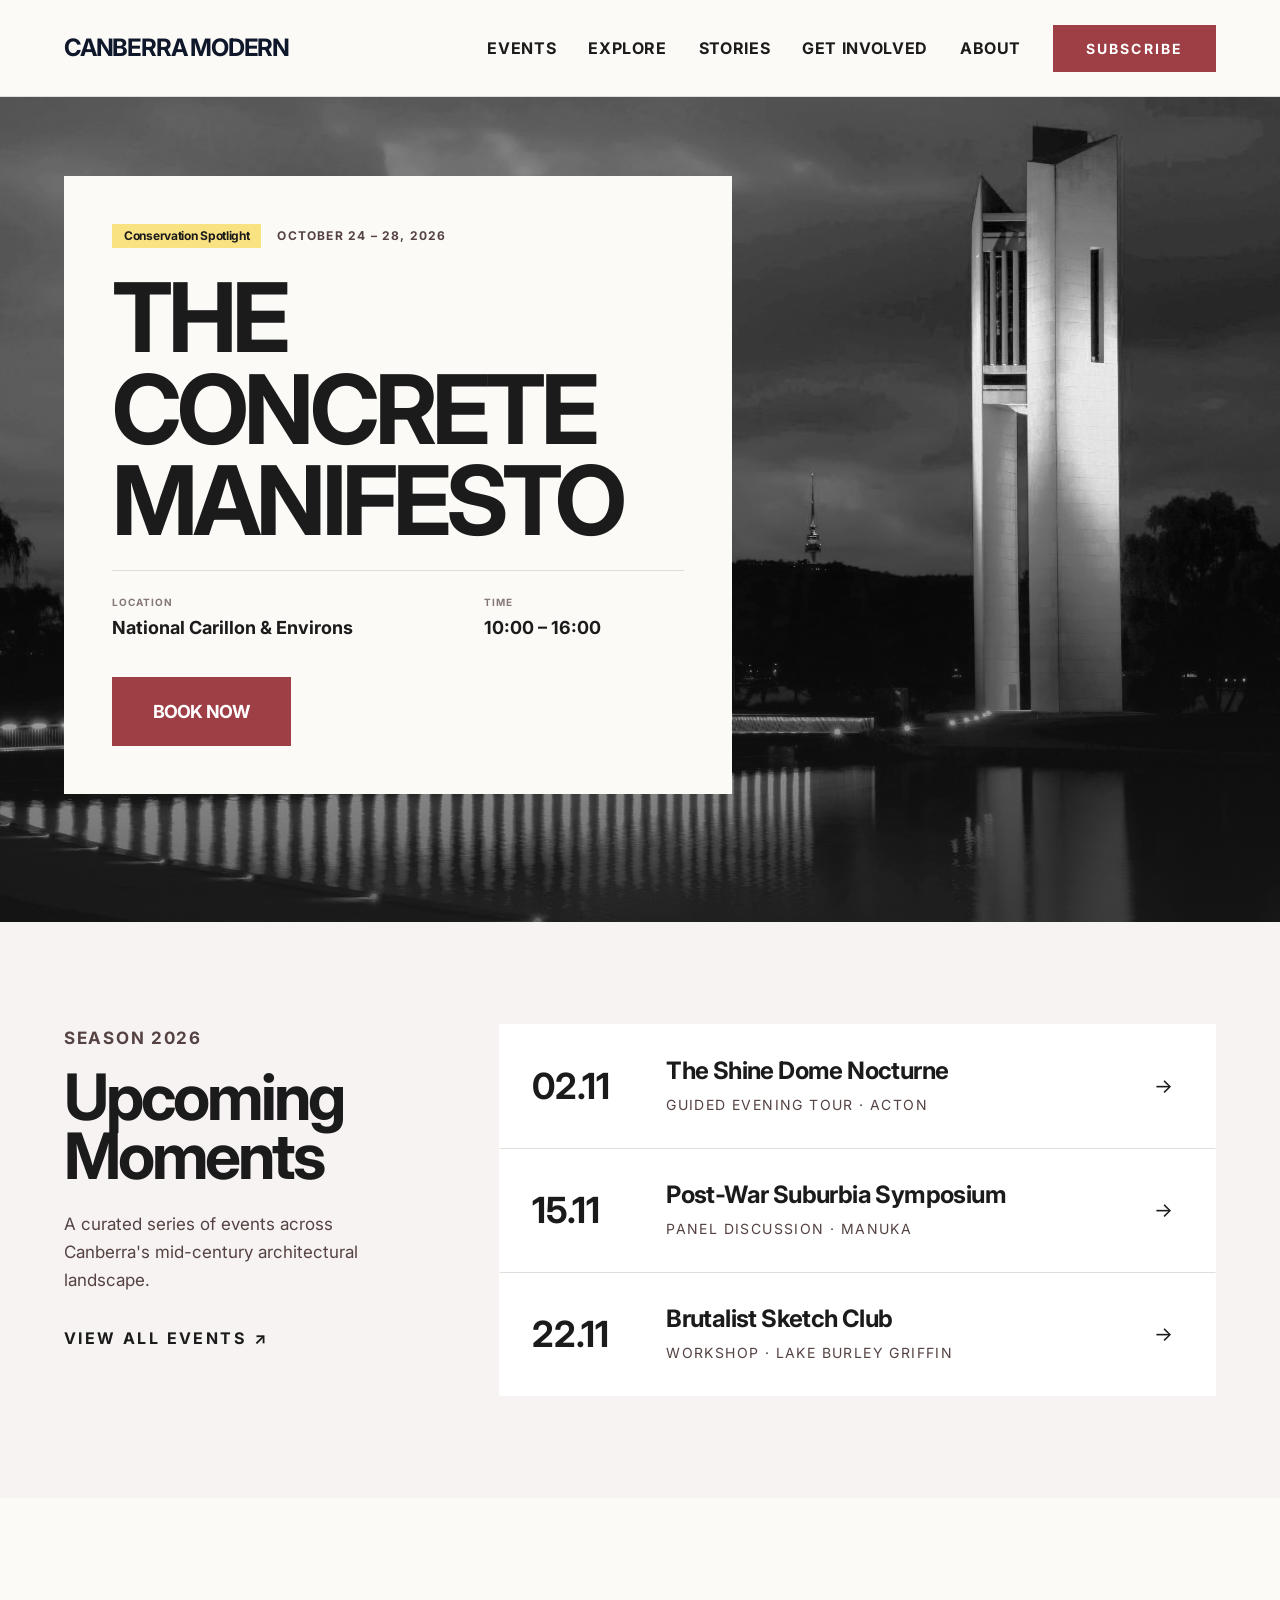
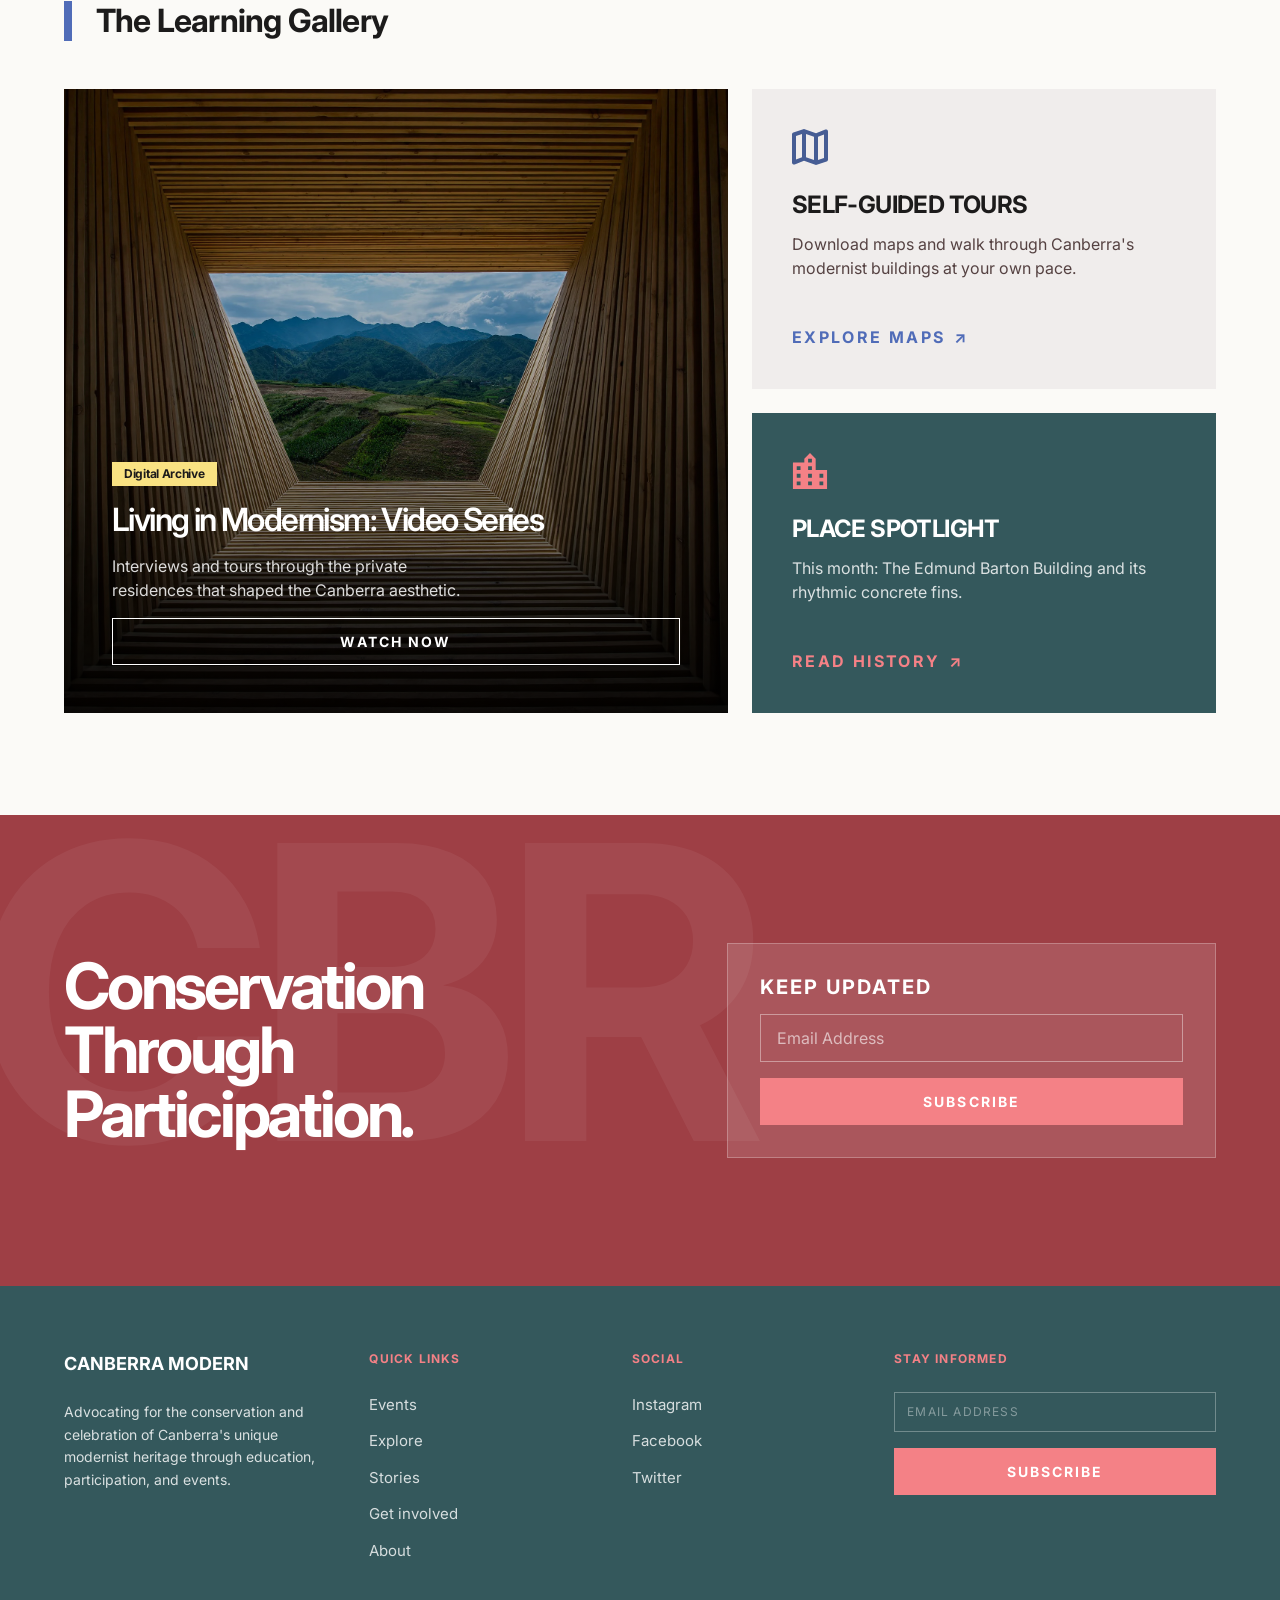
<file: index.html>
﻿<!DOCTYPE html>
<html lang="en">
<head>
<meta charset="UTF-8" />
<meta name="viewport" content="width=device-width, initial-scale=1" />
<title>Canberra Modern: Conservation Through Participation</title>
<meta name="description" content="Canberra Modern advocates for the conservation and celebration of Canberra's unique modernist heritage through education, participation, and events." />
<link rel="stylesheet" href="assets/css/styles.css" />
<script src="assets/js/script.js" defer></script>
</head>
<body>

<a class="skip-link" href="#content">Skip to main content</a>

<header class="site-header">
  <div class="container site-header__inner">
    <a href="index.html" class="brand" aria-label="Canberra Modern home">CANBERRA MODERN</a>
    <nav class="nav-primary" aria-label="Primary">
      <ul class="nav-primary__list">
        <li><a class="nav-primary__link" href="events.html">Events</a></li>
        <li><a class="nav-primary__link" href="explore.html">Explore</a></li>
        <li><a class="nav-primary__link" href="stories.html">Stories</a></li>
        <li><a class="nav-primary__link" href="get-involved.html">Get involved</a></li>
        <li><a class="nav-primary__link" href="about.html">About</a></li>
      </ul>
      <a class="btn btn--strong" href="get-involved.html#subscribe">Subscribe</a>
    </nav>
    <button class="menu-button" type="button" data-menu-toggle aria-expanded="false" aria-controls="mobile-menu" aria-label="Open menu">
      <img src="assets/icons/menu-burger.svg" alt="" aria-hidden="true" />
    </button>
  </div>
</header>

<div class="mobile-menu" id="mobile-menu" data-menu aria-hidden="true">
  <div class="mobile-menu__top">
    <span class="brand">CANBERRA MODERN</span>
    <button class="mobile-menu__close" type="button" data-menu-close aria-label="Close menu">
      <img src="assets/icons/menu-close.svg" alt="" aria-hidden="true" />
    </button>
  </div>
  <ul class="mobile-menu__list">
    <li><a class="mobile-menu__link" href="events.html">Events</a></li>
    <li><a class="mobile-menu__link" href="explore.html">Explore</a></li>
    <li><a class="mobile-menu__link" href="stories.html">Stories</a></li>
    <li><a class="mobile-menu__link" href="get-involved.html">Get involved</a></li>
    <li><a class="mobile-menu__link" href="about.html">About</a></li>
  </ul>
  <a class="btn btn--strong mobile-menu__cta" href="get-involved.html#subscribe">Subscribe</a>
</div>

<main id="content" tabindex="-1">
<!-- Full-bleed hero with the feature card anchored to the bottom — events are the primary user pathway. -->
<section class="home-hero" aria-labelledby="feature-event">
  <div class="home-hero__bg">
    <img src="assets/images/hero-concrete-manifesto.png" alt="The National Carillon: three concrete columns rising above Lake Burley Griffin at dusk." />
  </div>
  <div class="home-hero__card-wrap">
    <div class="container">
      <div class="feature-card">
        <div class="feature-card__head">
          <span class="tag tag--spotlight">Conservation Spotlight</span>
          <span class="feature-card__date">October 24 &ndash; 28, 2026</span>
        </div>
        <h1 id="feature-event" class="feature-card__title">The<br>Concrete<br>Manifesto</h1>
        <dl class="home-hero__meta">
          <div>
            <dt>Location</dt>
            <dd>National Carillon &amp; Environs</dd>
          </div>
          <div>
            <dt>Time</dt>
            <dd>10:00 &ndash; 16:00</dd>
          </div>
        </dl>
        <a class="btn btn--feature" href="event-detail.html">Book Now</a>
      </div>
    </div>
  </div>
</section>

<section class="section section--band" aria-labelledby="upcoming">
  <div class="container">
    <div class="upcoming">
      <div class="upcoming__intro">
        <p class="eyebrow">Season 2026</p>
        <h2 id="upcoming">Upcoming<br>Moments</h2>
        <p>A curated series of events across Canberra's mid-century architectural landscape.</p>
        <a class="link-arrow link-arrow--ink upcoming__see-all" href="events.html">View all events <span class="arrow" aria-hidden="true"></span></a>
      </div>
      <div class="event-rows">
        <a class="event-row" href="event-detail.html">
          <span class="event-row__date">02.11</span>
          <div>
            <h3 class="event-row__title">The Shine Dome Nocturne</h3>
            <p class="event-row__meta">Guided Evening Tour &middot; Acton</p>
          </div>
          <span class="event-row__arrow" aria-hidden="true"></span>
        </a>
        <a class="event-row" href="event-detail.html">
          <span class="event-row__date">15.11</span>
          <div>
            <h3 class="event-row__title">Post-War Suburbia Symposium</h3>
            <p class="event-row__meta">Panel Discussion &middot; Manuka</p>
          </div>
          <span class="event-row__arrow" aria-hidden="true"></span>
        </a>
        <a class="event-row" href="event-detail.html">
          <span class="event-row__date">22.11</span>
          <div>
            <h3 class="event-row__title">Brutalist Sketch Club</h3>
            <p class="event-row__meta">Workshop &middot; Lake Burley Griffin</p>
          </div>
          <span class="event-row__arrow" aria-hidden="true"></span>
        </a>
      </div>
    </div>
  </div>
</section>

<section class="section" aria-labelledby="learning">
  <div class="container">
    <h2 id="learning" class="section-frame">The Learning Gallery</h2>
    <div class="learning">
      <article class="learning__feature">
        <img src="assets/images/living-modernism.png" alt="Interior of a modernist Canberra residence with timber details and split-level living spaces." />
        <div class="learning__feature-content">
          <span class="tag tag--spotlight">Digital Archive</span>
          <h3 class="learning__feature-title">Living in Modernism:
Video Series</h3>
          <p class="learning__feature-desc">Interviews and tours through the private residences that shaped the Canberra aesthetic.</p>
          <a class="btn btn--on-dark" href="stories.html">Watch Now</a>
        </div>
      </article>
      <div class="learning__side">
        <article class="learn-card">
          <div>
            <img class="learn-card__icon" src="assets/icons/tour-arrow.svg" alt="" />
            <h3 class="learn-card__title">Self-Guided Tours</h3>
            <p class="learn-card__desc">Download maps and walk through Canberra's modernist buildings at your own pace.</p>
          </div>
          <a class="link-arrow learn-card__link" href="stories.html">Explore Maps <span class="arrow" aria-hidden="true"></span></a>
        </article>
        <article class="learn-card learn-card--dark">
          <div>
            <img class="learn-card__icon learn-card__icon--amber" src="assets/icons/place-spotlight.svg" alt="" />
            <h3 class="learn-card__title">Place Spotlight</h3>
            <p class="learn-card__desc">This month: The Edmund Barton Building and its rhythmic concrete fins.</p>
          </div>
          <a class="link-arrow link-arrow--pink learn-card__link" href="explore.html">Read History <span class="arrow" aria-hidden="true"></span></a>
        </article>
      </div>
    </div>
  </div>
</section>

<!-- Subscribe CTA placed after editorial content, where engaged visitors land before leaving. -->
<section class="cta-band cta-band--red" aria-labelledby="participation">
  <span class="cta-band__watermark" aria-hidden="true">CBR</span>
  <div class="container">
    <div class="cta-band__inner">
      <h2 id="participation" class="cta-band__title">Conservation
Through
Participation.</h2>
      <form class="subscribe-card" data-subscribe-form novalidate>
        <h3 class="subscribe-card__title">Keep Updated</h3>
        <label class="sr-only" for="home-email">Email address</label>
        <input id="home-email" type="email" required placeholder="Email Address" />
        <button class="btn btn--primary btn--full" type="submit">Subscribe</button>
        <p class="form-feedback" data-form-feedback role="status" aria-live="polite"></p>
      </form>
    </div>
  </div>
</section>
</main>

<footer class="site-footer">
  <div class="container">
    <div class="site-footer__grid">
      <div>
        <p class="site-footer__brand">CANBERRA MODERN</p>
        <p class="site-footer__tagline">Advocating for the conservation and celebration of Canberra's unique modernist heritage through education, participation, and events.</p>
      </div>
      <div>
        <p class="site-footer__heading">Quick Links</p>
        <ul class="site-footer__links">
          <li><a href="events.html">Events</a></li>
          <li><a href="explore.html">Explore</a></li>
          <li><a href="stories.html">Stories</a></li>
          <li><a href="get-involved.html">Get involved</a></li>
          <li><a href="about.html">About</a></li>
        </ul>
      </div>
      <div>
        <p class="site-footer__heading">Social</p>
        <ul class="site-footer__links">
          <li><a href="#" aria-label="Canberra Modern on Instagram (coming soon)">Instagram</a></li>
          <li><a href="#" aria-label="Canberra Modern on Facebook (coming soon)">Facebook</a></li>
          <li><a href="#" aria-label="Canberra Modern on Twitter (coming soon)">Twitter</a></li>
        </ul>
      </div>
      <div>
        <p class="site-footer__heading">Stay Informed</p>
        <form class="site-footer__form" data-subscribe-form novalidate>
          <label class="sr-only" for="footer-email">Email address</label>
          <input id="footer-email" type="email" required placeholder="EMAIL ADDRESS" />
          <button class="btn btn--primary" type="submit">Subscribe</button>
          <p class="form-feedback" data-form-feedback role="status" aria-live="polite"></p>
        </form>
      </div>
    </div>
  </div>
</footer>
</body>
</html>
</file>
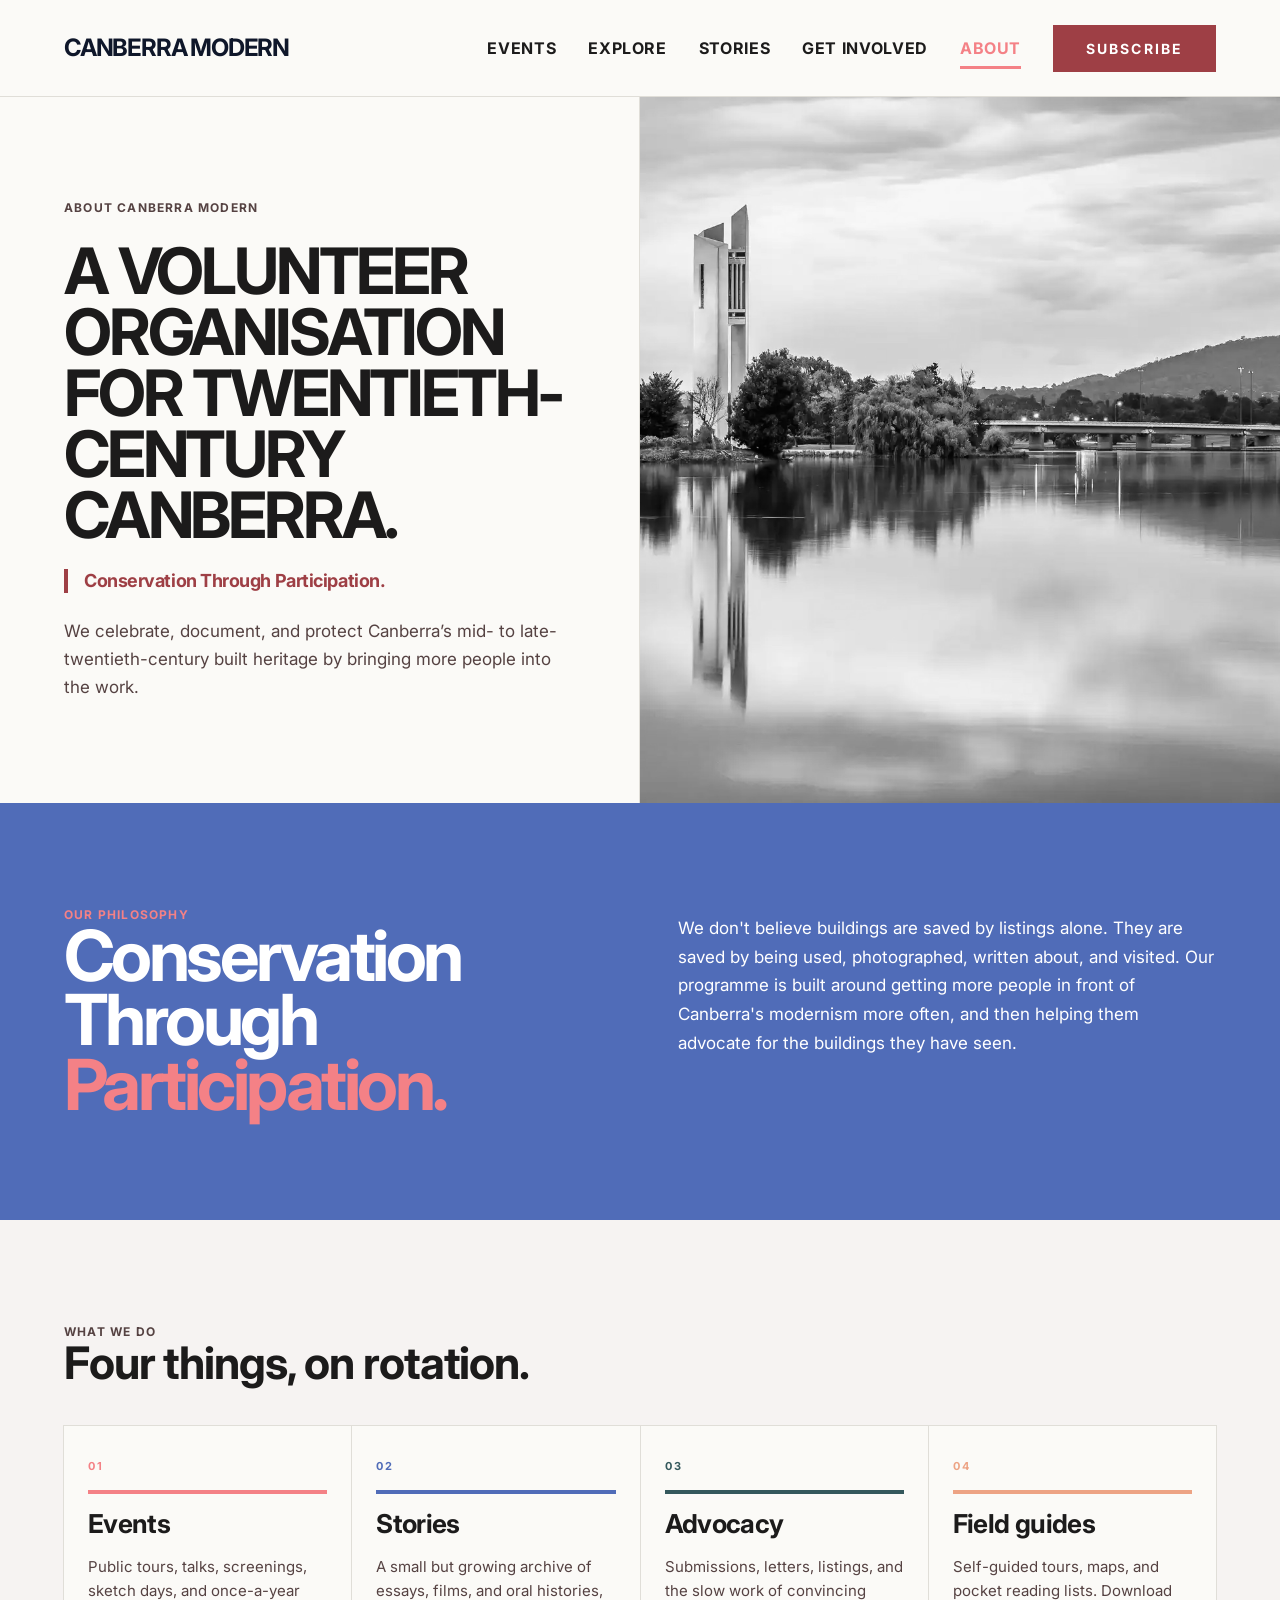
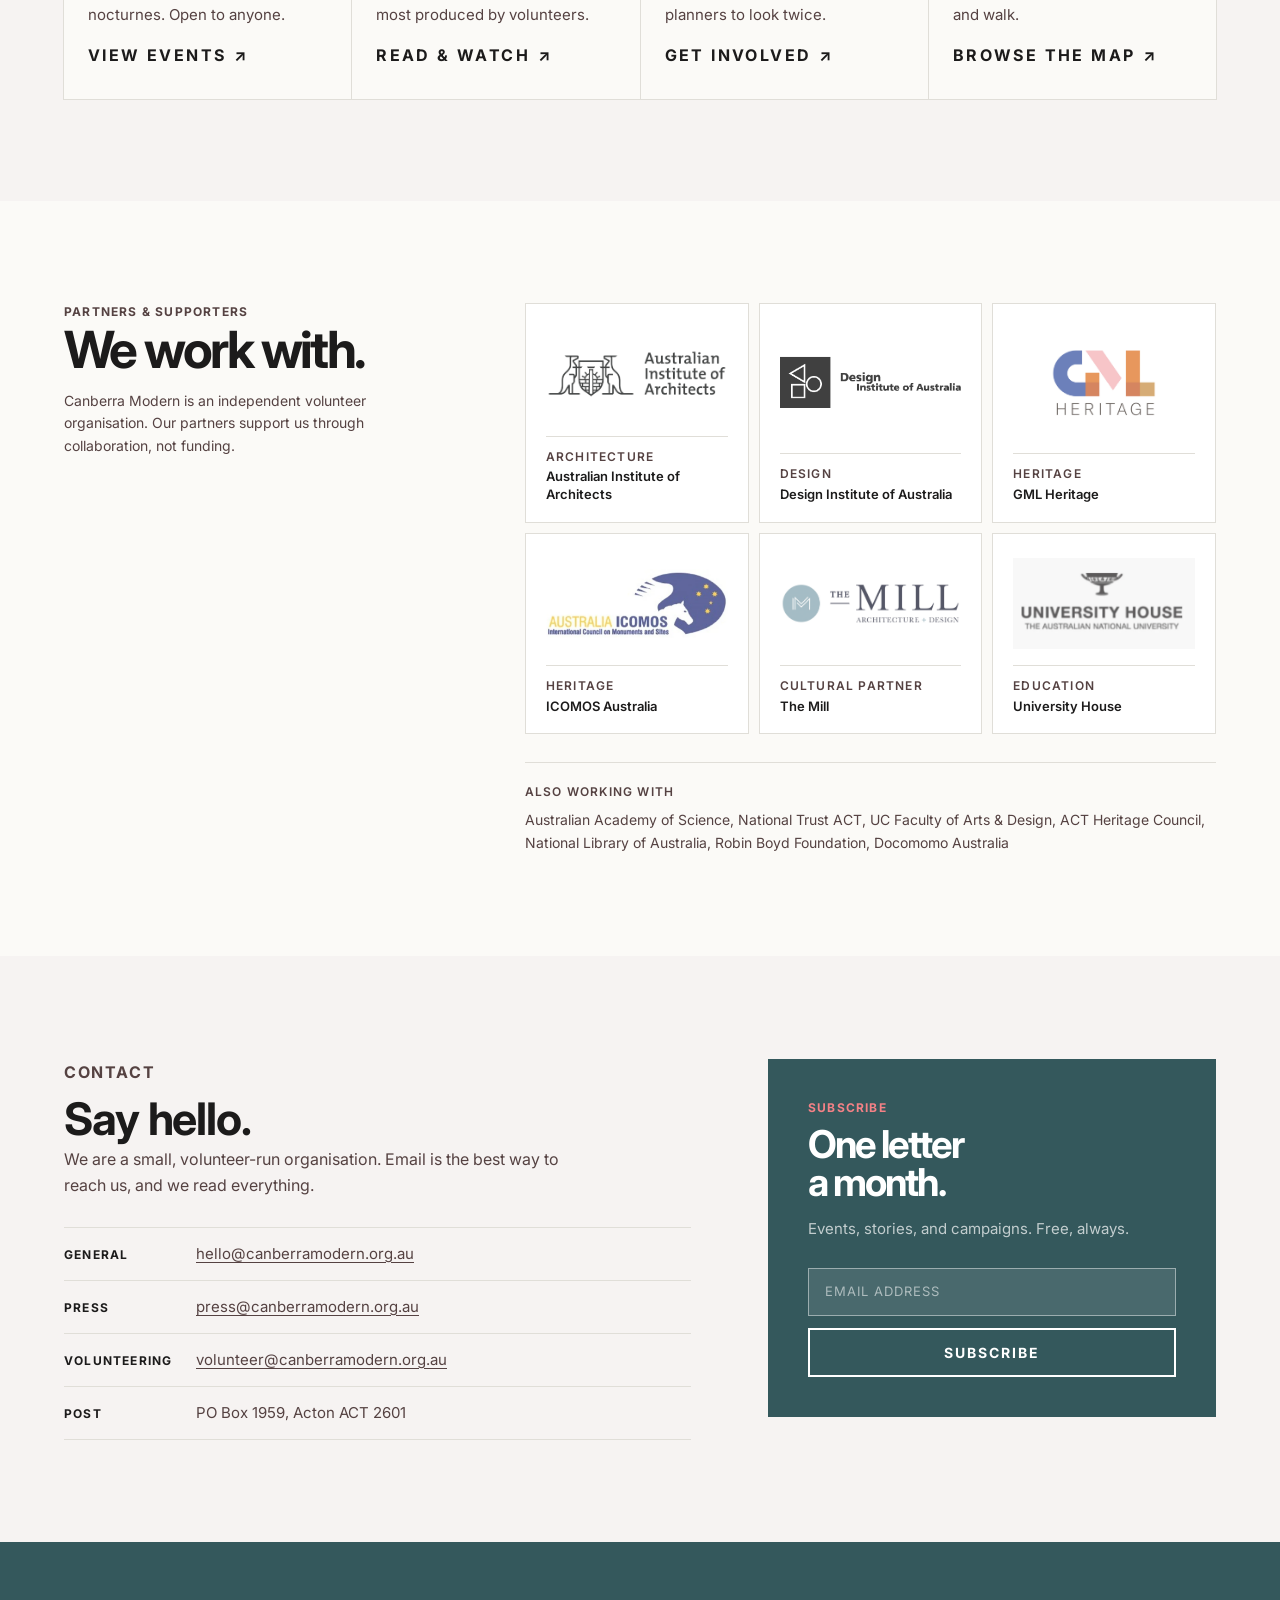
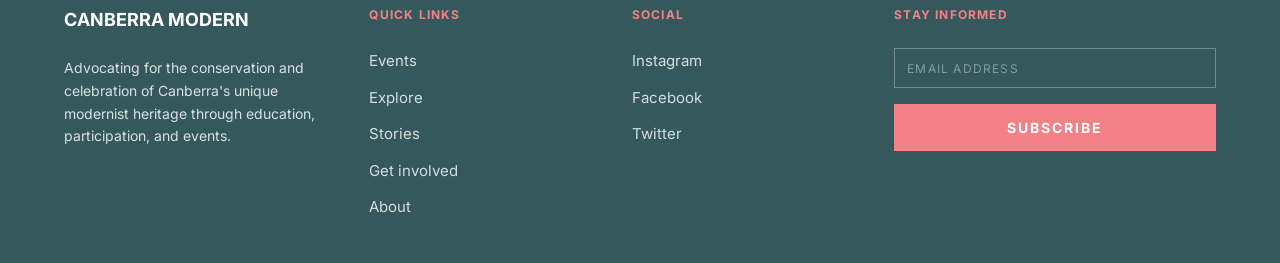
<file: about.html>
﻿<!DOCTYPE html>
<html lang="en">
<head>
<meta charset="UTF-8" />
<meta name="viewport" content="width=device-width, initial-scale=1" />
<title>About: Canberra Modern</title>
<meta name="description" content="Canberra Modern is a volunteer-based heritage and design organisation promoting Canberra's modernist places, spaces, and stories." />
<link rel="stylesheet" href="assets/css/styles.css" />
<script src="assets/js/script.js" defer></script>
</head>
<body>

<a class="skip-link" href="#content">Skip to main content</a>

<header class="site-header">
  <div class="container site-header__inner">
    <a href="index.html" class="brand" aria-label="Canberra Modern home">CANBERRA MODERN</a>
    <nav class="nav-primary" aria-label="Primary">
      <ul class="nav-primary__list">
        <li><a class="nav-primary__link" href="events.html">Events</a></li>
        <li><a class="nav-primary__link" href="explore.html">Explore</a></li>
        <li><a class="nav-primary__link" href="stories.html">Stories</a></li>
        <li><a class="nav-primary__link" href="get-involved.html">Get involved</a></li>
        <li><a class="nav-primary__link" href="about.html" aria-current="page">About</a></li>
      </ul>
      <a class="btn btn--strong" href="get-involved.html#subscribe">Subscribe</a>
    </nav>
    <button class="menu-button" type="button" data-menu-toggle aria-expanded="false" aria-controls="mobile-menu" aria-label="Open menu">
      <img src="assets/icons/menu-burger.svg" alt="" aria-hidden="true" />
    </button>
  </div>
</header>

<div class="mobile-menu" id="mobile-menu" data-menu aria-hidden="true">
  <div class="mobile-menu__top">
    <span class="brand">CANBERRA MODERN</span>
    <button class="mobile-menu__close" type="button" data-menu-close aria-label="Close menu">
      <img src="assets/icons/menu-close.svg" alt="" aria-hidden="true" />
    </button>
  </div>
  <ul class="mobile-menu__list">
    <li><a class="mobile-menu__link" href="events.html">Events</a></li>
    <li><a class="mobile-menu__link" href="explore.html">Explore</a></li>
    <li><a class="mobile-menu__link" href="stories.html">Stories</a></li>
    <li><a class="mobile-menu__link" href="get-involved.html">Get involved</a></li>
    <li><a class="mobile-menu__link" href="about.html" aria-current="page">About</a></li>
  </ul>
  <a class="btn btn--strong mobile-menu__cta" href="get-involved.html#subscribe">Subscribe</a>
</div>

<main id="content" tabindex="-1">

<section class="about-hero" aria-labelledby="about-heading">
  <div class="about-hero__content">
    <div class="about-hero__inner">
      <p class="eyebrow">About Canberra Modern</p>
      <h1 id="about-heading" class="about-hero__title">A VOLUNTEER ORGANISATION FOR TWENTIETH-CENTURY CANBERRA.</h1>
      <p class="about-hero__motto">Conservation Through Participation.</p>
      <p class="about-hero__lede">We celebrate, document, and protect Canberra’s mid- to late-twentieth-century built heritage by bringing more people into the work.</p>
    </div>
  </div>
  <div class="about-hero__media" aria-hidden="true">
    <img src="assets/images/Lake_image.png" alt="Lake Burley Griffin with Canberra modernist civic architecture in the background." />
  </div>
</section>

<section class="about-motto" aria-labelledby="motto-heading">
  <div class="container">
    <div class="about-motto__inner">
      <div>
        <p class="eyebrow">Our philosophy</p>
        <h2 id="motto-heading" class="about-motto__title">Conservation
Through
<span class="about-motto__accent">Participation.</span></h2>
      </div>
      <p class="about-motto__body">We don't believe buildings are saved by listings alone. They are saved by being used, photographed, written about, and visited. Our programme is built around getting more people in front of Canberra's modernism more often, and then helping them advocate for the buildings they have seen.</p>
    </div>
  </div>
</section>

<!-- Four-pillar bento: gap:1px + background:border-default creates ruled dividers without extra wrapper markup. -->
<section class="section section--band" aria-labelledby="what-we-do">
  <div class="container">
    <p class="eyebrow">What we do</p>
    <h2 id="what-we-do">Four things,
on rotation.</h2>
    <div class="about-pillars">
      <article class="about-pillar about-pillar--events">
        <span class="about-pillar__num" aria-hidden="true">01</span>
        <h3 class="about-pillar__title">Events</h3>
        <p class="about-pillar__desc">Public tours, talks, screenings, sketch days, and once-a-year nocturnes. Open to anyone.</p>
        <a class="link-arrow link-arrow--ink" href="events.html">View events <span class="arrow" aria-hidden="true"></span></a>
      </article>
      <article class="about-pillar about-pillar--stories">
        <span class="about-pillar__num" aria-hidden="true">02</span>
        <h3 class="about-pillar__title">Stories</h3>
        <p class="about-pillar__desc">A small but growing archive of essays, films, and oral histories, most produced by volunteers.</p>
        <a class="link-arrow link-arrow--ink" href="stories.html">Read &amp; watch <span class="arrow" aria-hidden="true"></span></a>
      </article>
      <article class="about-pillar about-pillar--advocacy">
        <span class="about-pillar__num" aria-hidden="true">03</span>
        <h3 class="about-pillar__title">Advocacy</h3>
        <p class="about-pillar__desc">Submissions, letters, listings, and the slow work of convincing planners to look twice.</p>
        <a class="link-arrow link-arrow--ink" href="get-involved.html#support">Get involved <span class="arrow" aria-hidden="true"></span></a>
      </article>
      <article class="about-pillar about-pillar--guides">
        <span class="about-pillar__num" aria-hidden="true">04</span>
        <h3 class="about-pillar__title">Field guides</h3>
        <p class="about-pillar__desc">Self-guided tours, maps, and pocket reading lists. Download and walk.</p>
        <a class="link-arrow link-arrow--ink" href="explore.html">Browse the map <span class="arrow" aria-hidden="true"></span></a>
      </article>
    </div>
  </div>
</section>

<section class="section" aria-labelledby="partners-heading">
  <div class="container">
    <div class="about-partners">
      <div class="about-partners__head">
        <p class="eyebrow">Partners &amp; supporters</p>
        <h2 id="partners-heading" class="about-partners__title">We work with.</h2>
        <p class="about-partners__note">Canberra Modern is an independent volunteer organisation. Our partners support us through collaboration, not funding.</p>
      </div>
      <div class="about-partners__logos">
        <ul class="partners-grid" role="list">
          <li class="partner-card">
            <div class="partner-card__logo-wrap">
              <img class="partner-card__img" src="assets/images/partners/logo_aia.png" alt="Australian Institute of Architects logo" />
            </div>
            <div class="partner-card__meta">
              <span class="partner-card__category">Architecture</span>
              <span class="partner-card__name">Australian Institute of Architects</span>
            </div>
          </li>
          <li class="partner-card">
            <div class="partner-card__logo-wrap">
              <img class="partner-card__img" src="assets/images/partners/logo_dia.png" alt="Design Institute of Australia logo" />
            </div>
            <div class="partner-card__meta">
              <span class="partner-card__category">Design</span>
              <span class="partner-card__name">Design Institute of Australia</span>
            </div>
          </li>
          <li class="partner-card">
            <div class="partner-card__logo-wrap">
              <img class="partner-card__img" src="assets/images/partners/logo_gmlheritage.png" alt="GML Heritage logo" />
            </div>
            <div class="partner-card__meta">
              <span class="partner-card__category">Heritage</span>
              <span class="partner-card__name">GML Heritage</span>
            </div>
          </li>
          <li class="partner-card">
            <div class="partner-card__logo-wrap">
              <img class="partner-card__img" src="assets/images/partners/logo_icomos.png" alt="ICOMOS Australia logo" />
            </div>
            <div class="partner-card__meta">
              <span class="partner-card__category">Heritage</span>
              <span class="partner-card__name">ICOMOS Australia</span>
            </div>
          </li>
          <li class="partner-card">
            <div class="partner-card__logo-wrap">
              <img class="partner-card__img" src="assets/images/partners/logo_themill.png" alt="The Mill Canberra logo" />
            </div>
            <div class="partner-card__meta">
              <span class="partner-card__category">Cultural partner</span>
              <span class="partner-card__name">The Mill</span>
            </div>
          </li>
          <li class="partner-card">
            <div class="partner-card__logo-wrap">
              <img class="partner-card__img" src="assets/images/partners/logo_unihouse.png" alt="University House logo" />
            </div>
            <div class="partner-card__meta">
              <span class="partner-card__category">Education</span>
              <span class="partner-card__name">University House</span>
            </div>
          </li>
        </ul>
        <div class="partners-also">
          <p class="partners-also__label">Also working with</p>
          <ul class="partners-also__list" role="list">
            <li>Australian Academy of Science</li>
            <li>National Trust ACT</li>
            <li>UC Faculty of Arts &amp; Design</li>
            <li>ACT Heritage Council</li>
            <li>National Library of Australia</li>
            <li>Robin Boyd Foundation</li>
            <li>Docomomo Australia</li>
          </ul>
        </div>
      </div>
    </div>
  </div>
</section>

<section class="section section--band" aria-labelledby="contact-heading">
  <div class="container about-contact">
    <div class="about-contact__info">
      <p class="eyebrow">Contact</p>
      <h2 id="contact-heading">Say hello.</h2>
      <p>We are a small, volunteer-run organisation. Email is the best way to reach us, and we read everything.</p>
      <ul class="contact-list">
        <li>
          <strong class="contact-list__label">General</strong>
          <a class="contact-list__value" href="mailto:hello@canberramodern.org.au">hello@canberramodern.org.au</a>
        </li>
        <li>
          <strong class="contact-list__label">Press</strong>
          <a class="contact-list__value" href="mailto:press@canberramodern.org.au">press@canberramodern.org.au</a>
        </li>
        <li>
          <strong class="contact-list__label">Volunteering</strong>
          <a class="contact-list__value" href="mailto:volunteer@canberramodern.org.au">volunteer@canberramodern.org.au</a>
        </li>
        <li>
          <strong class="contact-list__label">Post</strong>
          <span class="contact-list__value">PO Box 1959, Acton ACT 2601</span>
        </li>
      </ul>
    </div>
    <div class="about-contact__cta">
      <p class="eyebrow">Subscribe</p>
      <h3>One letter<br>a month.</h3>
      <p class="about-contact__cta-desc">Events, stories, and campaigns. Free, always.</p>
      <form class="about-contact__form" data-subscribe-form novalidate>
        <label class="sr-only" for="about-email">Email address</label>
        <input id="about-email" type="email" required placeholder="EMAIL ADDRESS" />
        <button class="btn btn--on-dark" type="submit">Subscribe</button>
        <p class="form-feedback" data-form-feedback role="status" aria-live="polite"></p>
      </form>
    </div>
  </div>
</section>

</main>

<footer class="site-footer">
  <div class="container">
    <div class="site-footer__grid">
      <div>
        <p class="site-footer__brand">CANBERRA MODERN</p>
        <p class="site-footer__tagline">Advocating for the conservation and celebration of Canberra's unique modernist heritage through education, participation, and events.</p>
      </div>
      <div>
        <p class="site-footer__heading">Quick Links</p>
        <ul class="site-footer__links">
          <li><a href="events.html">Events</a></li>
          <li><a href="explore.html">Explore</a></li>
          <li><a href="stories.html">Stories</a></li>
          <li><a href="get-involved.html">Get involved</a></li>
          <li><a href="about.html">About</a></li>
        </ul>
      </div>
      <div>
        <p class="site-footer__heading">Social</p>
        <ul class="site-footer__links">
          <li><a href="#" aria-label="Canberra Modern on Instagram (coming soon)">Instagram</a></li>
          <li><a href="#" aria-label="Canberra Modern on Facebook (coming soon)">Facebook</a></li>
          <li><a href="#" aria-label="Canberra Modern on Twitter (coming soon)">Twitter</a></li>
        </ul>
      </div>
      <div>
        <p class="site-footer__heading">Stay Informed</p>
        <form class="site-footer__form" data-subscribe-form novalidate>
          <label class="sr-only" for="footer-email">Email address</label>
          <input id="footer-email" type="email" required placeholder="EMAIL ADDRESS" />
          <button class="btn btn--primary" type="submit">Subscribe</button>
          <p class="form-feedback" data-form-feedback role="status" aria-live="polite"></p>
        </form>
      </div>
    </div>
  </div>
</footer>
</body>
</html>
</file>
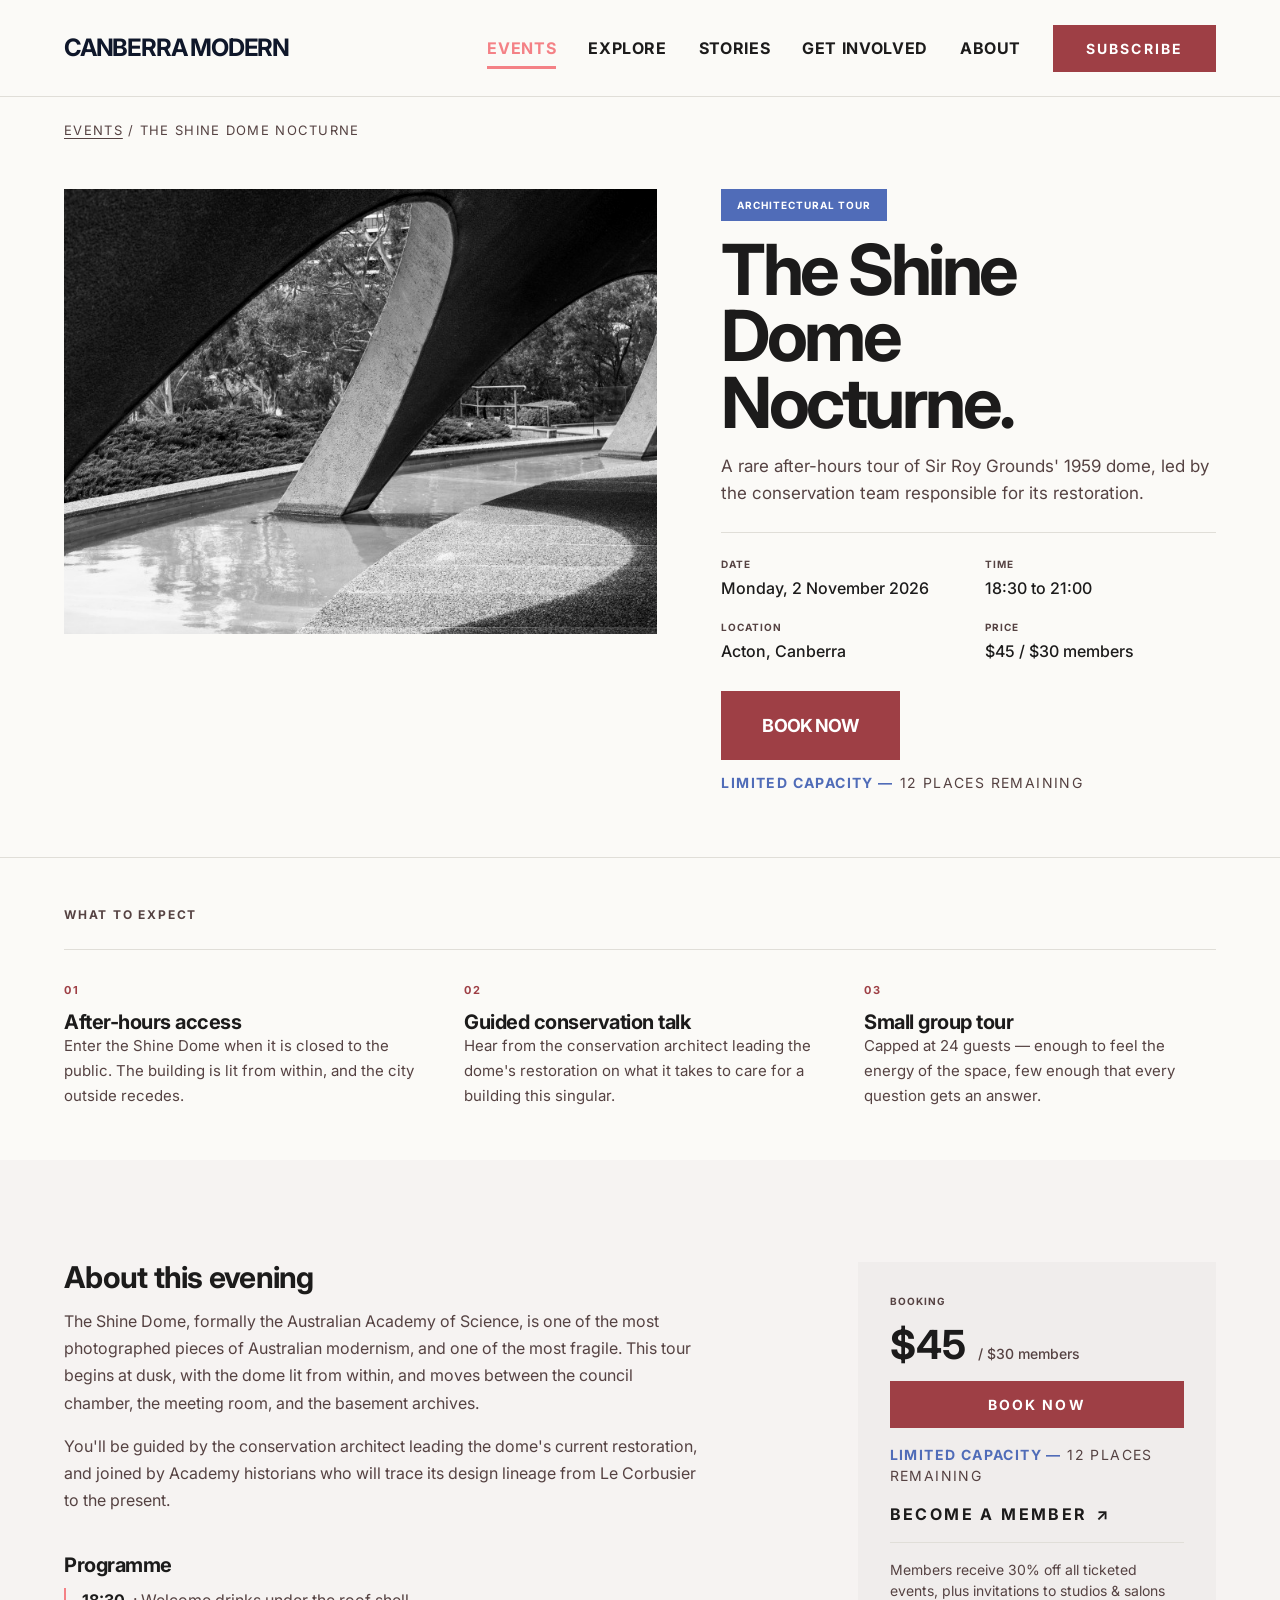
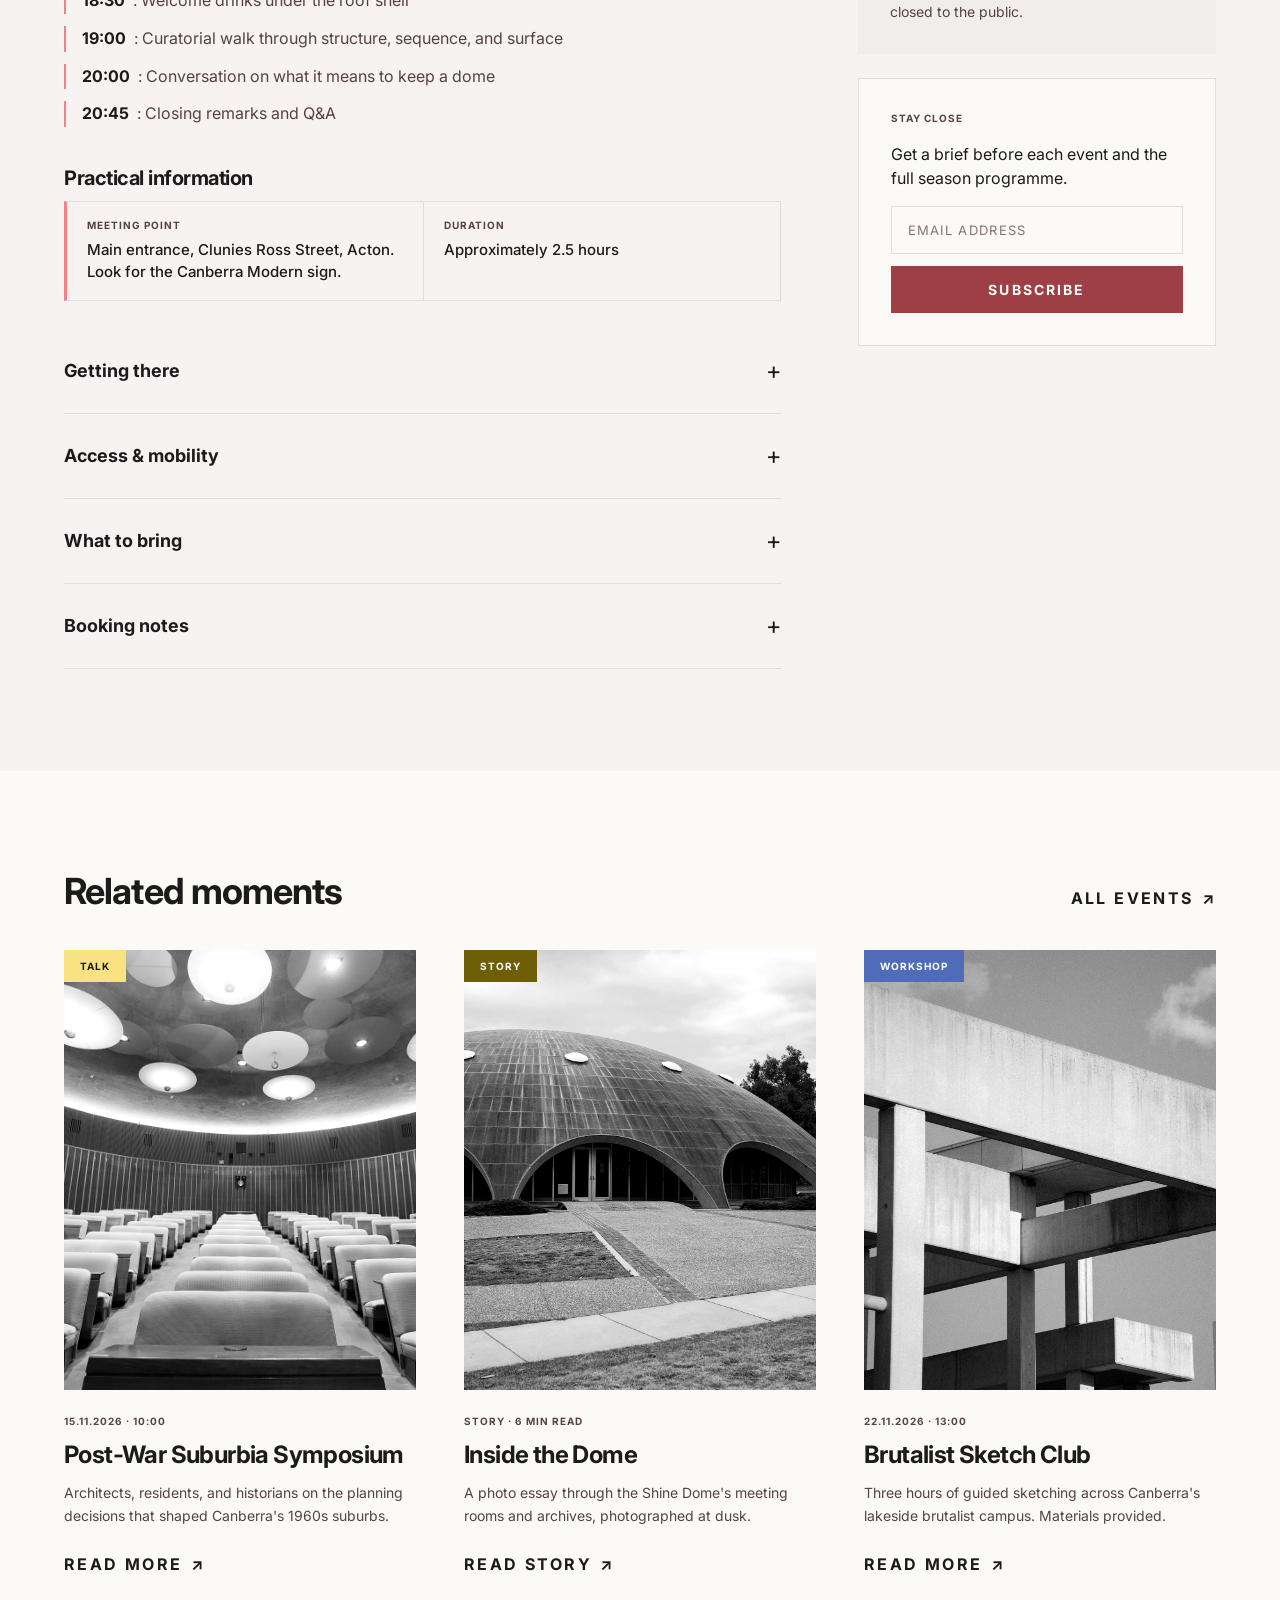
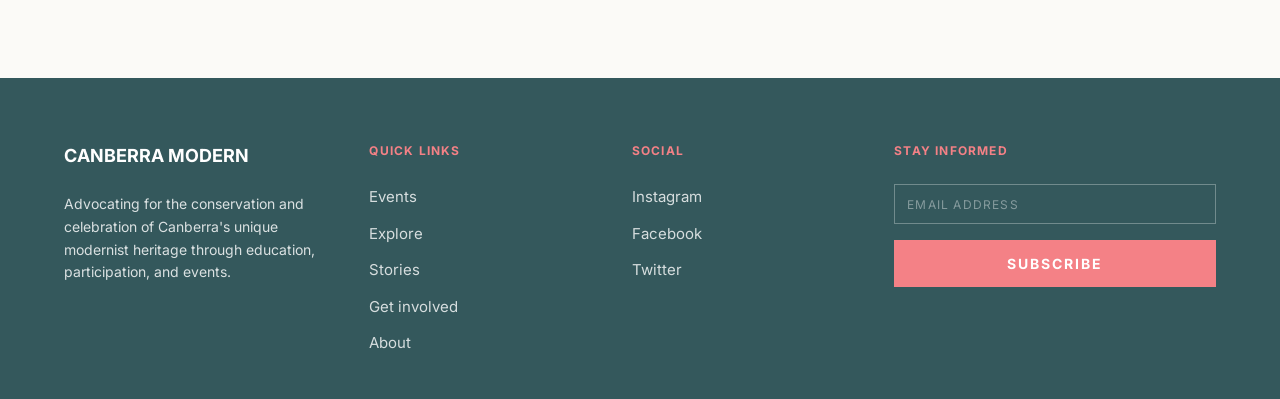
<file: event-detail.html>
﻿<!DOCTYPE html>
<html lang="en">
<head>
<meta charset="UTF-8" />
<meta name="viewport" content="width=device-width, initial-scale=1" />
<title>The Shine Dome Nocturne: Canberra Modern</title>
<meta name="description" content="A rare evening tour of The Shine Dome, with curatorial talks by the conservation team." />
<link rel="stylesheet" href="assets/css/styles.css" />
<script src="assets/js/script.js" defer></script>
</head>
<body>

<a class="skip-link" href="#content">Skip to main content</a>

<header class="site-header">
  <div class="container site-header__inner">
    <a href="index.html" class="brand" aria-label="Canberra Modern home">CANBERRA MODERN</a>
    <nav class="nav-primary" aria-label="Primary">
      <ul class="nav-primary__list">
        <li><a class="nav-primary__link" href="events.html" aria-current="page">Events</a></li>
        <li><a class="nav-primary__link" href="explore.html">Explore</a></li>
        <li><a class="nav-primary__link" href="stories.html">Stories</a></li>
        <li><a class="nav-primary__link" href="get-involved.html">Get involved</a></li>
        <li><a class="nav-primary__link" href="about.html">About</a></li>
      </ul>
      <a class="btn btn--strong" href="get-involved.html#subscribe">Subscribe</a>
    </nav>
    <button class="menu-button" type="button" data-menu-toggle aria-expanded="false" aria-controls="mobile-menu" aria-label="Open menu">
      <img src="assets/icons/menu-burger.svg" alt="" aria-hidden="true" />
    </button>
  </div>
</header>

<div class="mobile-menu" id="mobile-menu" data-menu aria-hidden="true">
  <div class="mobile-menu__top">
    <span class="brand">CANBERRA MODERN</span>
    <button class="mobile-menu__close" type="button" data-menu-close aria-label="Close menu">
      <img src="assets/icons/menu-close.svg" alt="" aria-hidden="true" />
    </button>
  </div>
  <ul class="mobile-menu__list">
    <li><a class="mobile-menu__link" href="events.html" aria-current="page">Events</a></li>
    <li><a class="mobile-menu__link" href="explore.html">Explore</a></li>
    <li><a class="mobile-menu__link" href="stories.html">Stories</a></li>
    <li><a class="mobile-menu__link" href="get-involved.html">Get involved</a></li>
    <li><a class="mobile-menu__link" href="about.html">About</a></li>
  </ul>
  <a class="btn btn--strong mobile-menu__cta" href="get-involved.html#subscribe">Subscribe</a>
</div>

<main id="content" tabindex="-1">

<nav class="container breadcrumb" aria-label="Breadcrumb">
  <a href="events.html">Events</a> <span aria-hidden="true">/</span> <span aria-current="page">The Shine Dome Nocturne</span>
</nav>

<section class="event-hero">
  <div class="container event-hero__grid">
    <figure class="event-hero__media">
      <img src="assets/images/event-shine-dome.png" alt="The Shine Dome's copper roof photographed at dusk, its distinctive spherical form framed against the Canberra sky." />
    </figure>
    <div class="event-hero__meta">
      <span class="tag tag--tour">Architectural Tour</span>
      <h1 class="event-hero__title">The Shine
Dome
Nocturne.</h1>
      <p class="event-hero__lede">A rare after-hours tour of Sir Roy Grounds' 1959 dome, led by the conservation team responsible for its restoration.</p>

      <dl class="event-hero__data">
        <div><dt>Date</dt><dd>Monday, 2 November 2026</dd></div>
        <div><dt>Time</dt><dd>18:30 to 21:00</dd></div>
        <div><dt>Location</dt><dd>Acton, Canberra</dd></div>
        <div><dt>Price</dt><dd>$45 / $30 members</dd></div>
      </dl>

      <div class="event-hero__actions">
        <a class="btn btn--feature" href="#book">Book Now</a>
        <p class="event-hero__seats">
          <span class="seats__label">Limited capacity —</span>
          <span aria-live="polite">12 places remaining</span>
        </p>
      </div>
    </div>
  </div>
</section>

<section class="event-expect section section--snug" aria-labelledby="expect-heading">
  <div class="container">
    <h2 id="expect-heading" class="event-expect__heading">What to expect</h2>
    <ul class="event-expect__list" role="list">
      <li class="event-expect__item">
        <span class="event-expect__num" aria-hidden="true">01</span>
        <div class="event-expect__body">
          <h3 class="event-expect__title">After-hours access</h3>
          <p class="event-expect__desc">Enter the Shine Dome when it is closed to the public. The building is lit from within, and the city outside recedes.</p>
        </div>
      </li>
      <li class="event-expect__item">
        <span class="event-expect__num" aria-hidden="true">02</span>
        <div class="event-expect__body">
          <h3 class="event-expect__title">Guided conservation talk</h3>
          <p class="event-expect__desc">Hear from the conservation architect leading the dome's restoration on what it takes to care for a building this singular.</p>
        </div>
      </li>
      <li class="event-expect__item">
        <span class="event-expect__num" aria-hidden="true">03</span>
        <div class="event-expect__body">
          <h3 class="event-expect__title">Small group tour</h3>
          <p class="event-expect__desc">Capped at 24 guests — enough to feel the energy of the space, few enough that every question gets an answer.</p>
        </div>
      </li>
    </ul>
  </div>
</section>

<section class="section section--band">
  <div class="container event-body">
    <article class="event-body__main">
      <h2>About this evening</h2>
      <p>The Shine Dome, formally the Australian Academy of Science, is one of the most photographed pieces of Australian modernism, and one of the most fragile. This tour begins at dusk, with the dome lit from within, and moves between the council chamber, the meeting room, and the basement archives.</p>
      <p>You'll be guided by the conservation architect leading the dome's current restoration, and joined by Academy historians who will trace its design lineage from Le Corbusier to the present.</p>

      <h3>Programme</h3>
      <ul class="prose-list">
        <li><strong>18:30</strong>: Welcome drinks under the roof shell</li>
        <li><strong>19:00</strong>: Curatorial walk through structure, sequence, and surface</li>
        <li><strong>20:00</strong>: Conversation on what it means to keep a dome</li>
        <li><strong>20:45</strong>: Closing remarks and Q&amp;A</li>
      </ul>

      <h3>Practical information</h3>
      <dl class="event-quickfacts">
        <div>
          <dt>Meeting point</dt>
          <dd>Main entrance, Clunies Ross Street, Acton. Look for the Canberra Modern sign.</dd>
        </div>
        <div>
          <dt>Duration</dt>
          <dd>Approximately 2.5 hours</dd>
        </div>
      </dl>
      <div class="accordion">
        <details>
          <summary>Getting there</summary>
          <div class="accordion__content">
            <p>Limited on-street parking. Closest accessible bays on Liversidge Street. Bus routes 3 and 7 stop at the Australian National University. A 10-minute walk from Acton Park ferry stop.</p>
          </div>
        </details>
        <details>
          <summary>Access &amp; mobility</summary>
          <div class="accordion__content">
            <p>Step-free entry via the western ramp. A single internal step (50&nbsp;mm) leads to the chamber; portable ramps are available on request when booking. Accessible WC on site.</p>
          </div>
        </details>
        <details>
          <summary>What to bring</summary>
          <div class="accordion__content">
            <p>Flat shoes and a light jacket — the chamber is cool in the evening. Cameras are welcome; tripods are not.</p>
          </div>
        </details>
        <details>
          <summary>Booking notes</summary>
          <div class="accordion__content">
            <p>Full refunds up to 7 days before the event; transfers permitted up to 48 hours before. After that we are unable to refund individual tickets, but the booking can be gifted. Confirmation will be sent by email within 24 hours of booking.</p>
          </div>
        </details>
      </div>
    </article>

    <aside class="event-body__side">
      <div class="event-side-card" id="book">
        <p class="event-side-card__eyebrow">Booking</p>
        <p class="event-side-card__price">$45<span> / $30 members</span></p>
        <a class="btn btn--strong btn--full" href="https://www.trybooking.com" target="_blank" rel="noopener noreferrer" aria-label="Book The Shine Dome Nocturne — opens external booking page">Book Now</a>
        <p class="event-side-card__seats"><span class="seats__label">Limited capacity —</span> <span aria-live="polite">12 places remaining</span></p>
        <a class="link-arrow link-arrow--ink" href="get-involved.html#support">Become a member <span class="arrow" aria-hidden="true"></span></a>
        <hr class="divider" />
        <p class="event-side-card__small">Members receive 30% off all ticketed events, plus invitations to studios &amp; salons closed to the public.</p>
      </div>

      <div class="event-side-card event-side-card--quiet">
        <p class="event-side-card__eyebrow">Stay close</p>
        <p>Get a brief before each event and the full season programme.</p>
        <form class="side-subscribe" data-subscribe-form novalidate>
          <label class="sr-only" for="side-email">Email address</label>
          <input id="side-email" type="email" required placeholder="EMAIL ADDRESS" />
          <button class="btn btn--strong btn--full" type="submit">Subscribe</button>
          <p class="form-feedback" data-form-feedback role="status" aria-live="polite"></p>
        </form>
      </div>
    </aside>
  </div>
</section>

<section class="section" aria-labelledby="related">
  <div class="container">
    <header class="section-head">
      <h2 id="related">Related moments</h2>
      <a class="link-arrow link-arrow--ink" href="events.html">All events <span class="arrow" aria-hidden="true"></span></a>
    </header>
    <div class="card-grid card-grid--related">
      <article class="card">
        <div class="card__media">
          <img src="assets/images/event-seidler-legacy.png" alt="Mid-century Canberra building with white concrete fins and strip windows, photographed in low afternoon light." />
          <span class="tag tag--atrisk">Talk</span>
        </div>
        <div class="card__body">
          <p class="card__eyebrow">15.11.2026 · 10:00</p>
          <h3 class="card__title">Post-War Suburbia Symposium</h3>
          <p class="card__desc">Architects, residents, and historians on the planning decisions that shaped Canberra's 1960s suburbs.</p>
          <div class="card__actions">
            <a class="link-arrow link-arrow--ink" href="event-detail.html">Read more <span class="arrow" aria-hidden="true"></span></a>
          </div>
        </div>
      </article>
      <article class="card">
        <div class="card__media">
          <img src="assets/images/story-shine-dome.png" alt="The Shine Dome exterior at dusk, its copper-clad dome rising above the treeline at Acton." />
          <span class="tag tag--video">Story</span>
        </div>
        <div class="card__body">
          <p class="card__eyebrow">STORY · 6 MIN READ</p>
          <h3 class="card__title">Inside the Dome</h3>
          <p class="card__desc">A photo essay through the Shine Dome's meeting rooms and archives, photographed at dusk.</p>
          <div class="card__actions">
            <a class="link-arrow link-arrow--ink" href="stories.html">Read story <span class="arrow" aria-hidden="true"></span></a>
          </div>
        </div>
      </article>
      <article class="card">
        <div class="card__media">
          <img src="assets/images/place-shine-dome-wide.png" alt="The Shine Dome photographed from across the grounds, its copper dome rising against an open Canberra sky." />
          <span class="tag tag--tour">Workshop</span>
        </div>
        <div class="card__body">
          <p class="card__eyebrow">22.11.2026 · 13:00</p>
          <h3 class="card__title">Brutalist Sketch Club</h3>
          <p class="card__desc">Three hours of guided sketching across Canberra's lakeside brutalist campus. Materials provided.</p>
          <div class="card__actions">
            <a class="link-arrow link-arrow--ink" href="event-detail.html">Read more <span class="arrow" aria-hidden="true"></span></a>
          </div>
        </div>
      </article>
    </div>
  </div>
</section>

</main>

<footer class="site-footer">
  <div class="container">
    <div class="site-footer__grid">
      <div>
        <p class="site-footer__brand">CANBERRA MODERN</p>
        <p class="site-footer__tagline">Advocating for the conservation and celebration of Canberra's unique modernist heritage through education, participation, and events.</p>
      </div>
      <div>
        <p class="site-footer__heading">Quick Links</p>
        <ul class="site-footer__links">
          <li><a href="events.html">Events</a></li>
          <li><a href="explore.html">Explore</a></li>
          <li><a href="stories.html">Stories</a></li>
          <li><a href="get-involved.html">Get involved</a></li>
          <li><a href="about.html">About</a></li>
        </ul>
      </div>
      <div>
        <p class="site-footer__heading">Social</p>
        <ul class="site-footer__links">
          <li><a href="#" aria-label="Canberra Modern on Instagram (coming soon)">Instagram</a></li>
          <li><a href="#" aria-label="Canberra Modern on Facebook (coming soon)">Facebook</a></li>
          <li><a href="#" aria-label="Canberra Modern on Twitter (coming soon)">Twitter</a></li>
        </ul>
      </div>
      <div>
        <p class="site-footer__heading">Stay Informed</p>
        <form class="site-footer__form" data-subscribe-form novalidate>
          <label class="sr-only" for="footer-email">Email address</label>
          <input id="footer-email" type="email" required placeholder="EMAIL ADDRESS" />
          <button class="btn btn--primary" type="submit">Subscribe</button>
          <p class="form-feedback" data-form-feedback role="status" aria-live="polite"></p>
        </form>
      </div>
    </div>
  </div>
</footer>
</body>
</html>
</file>
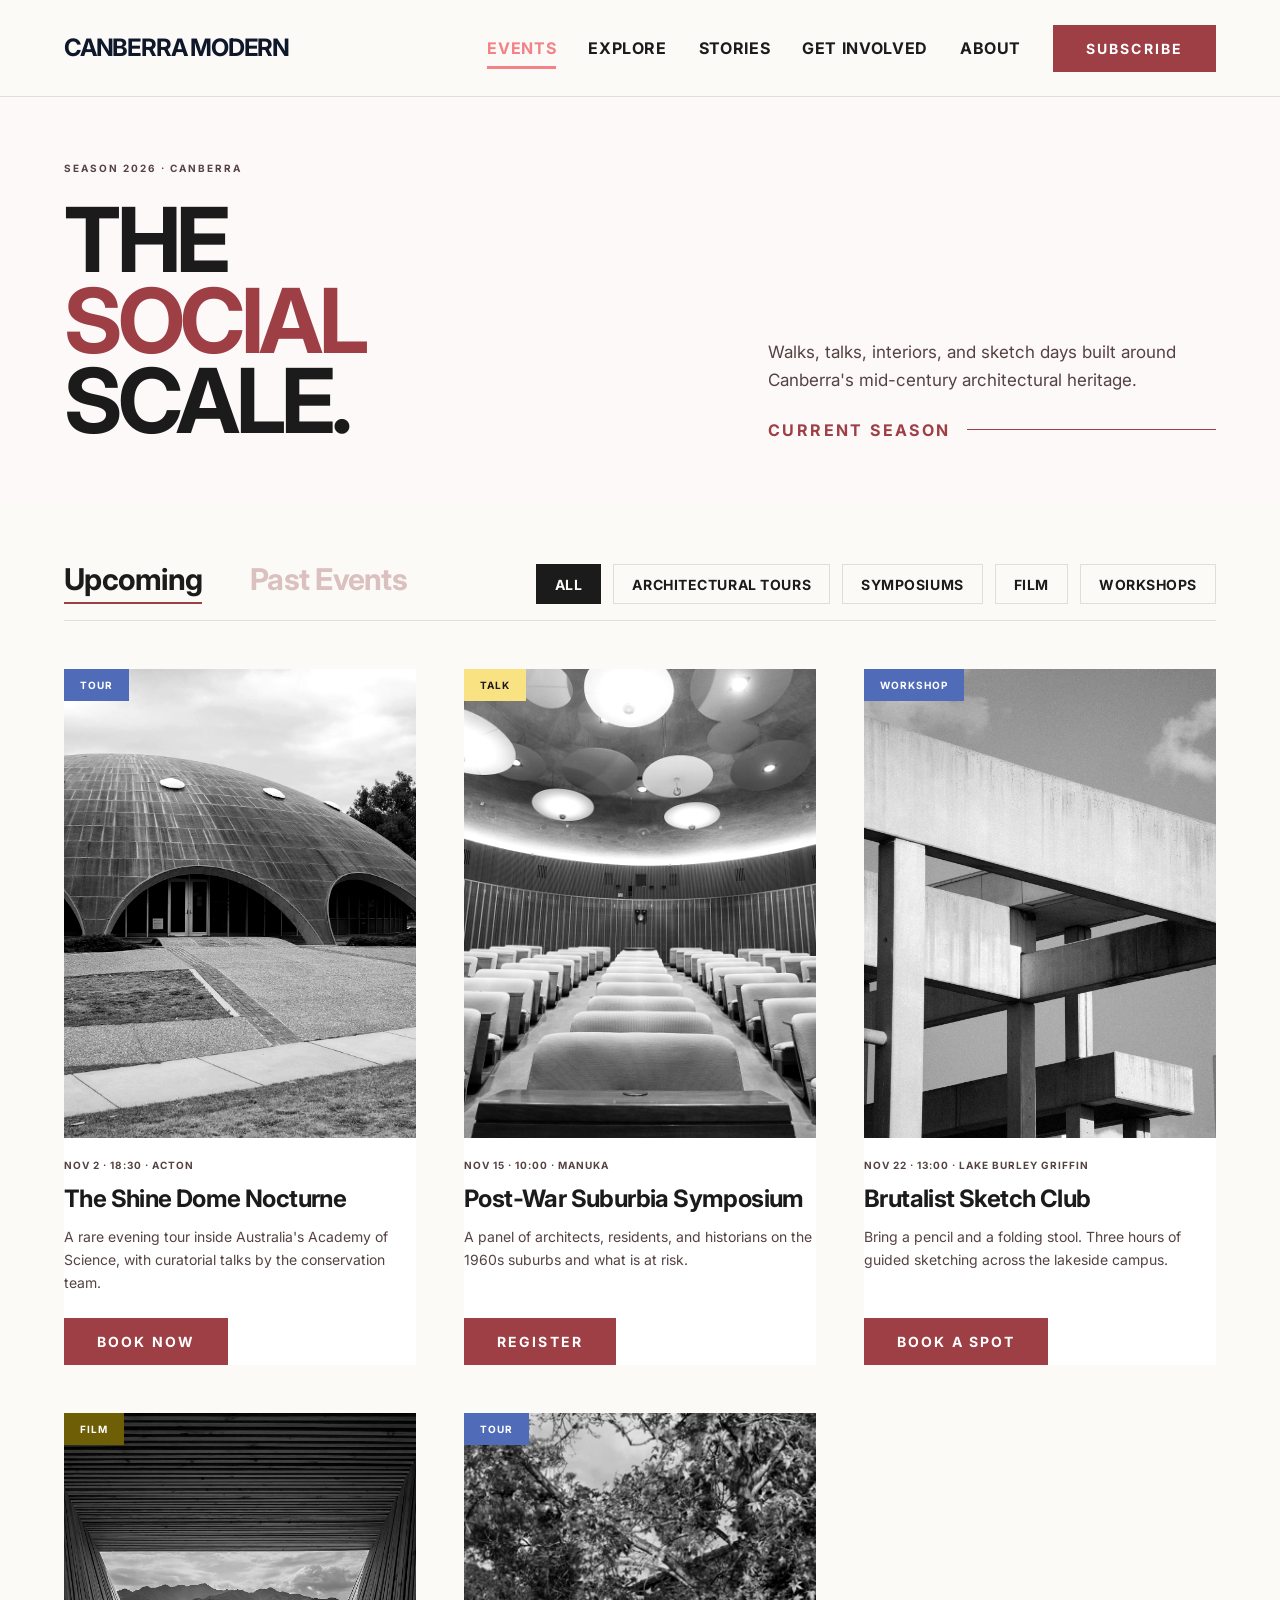
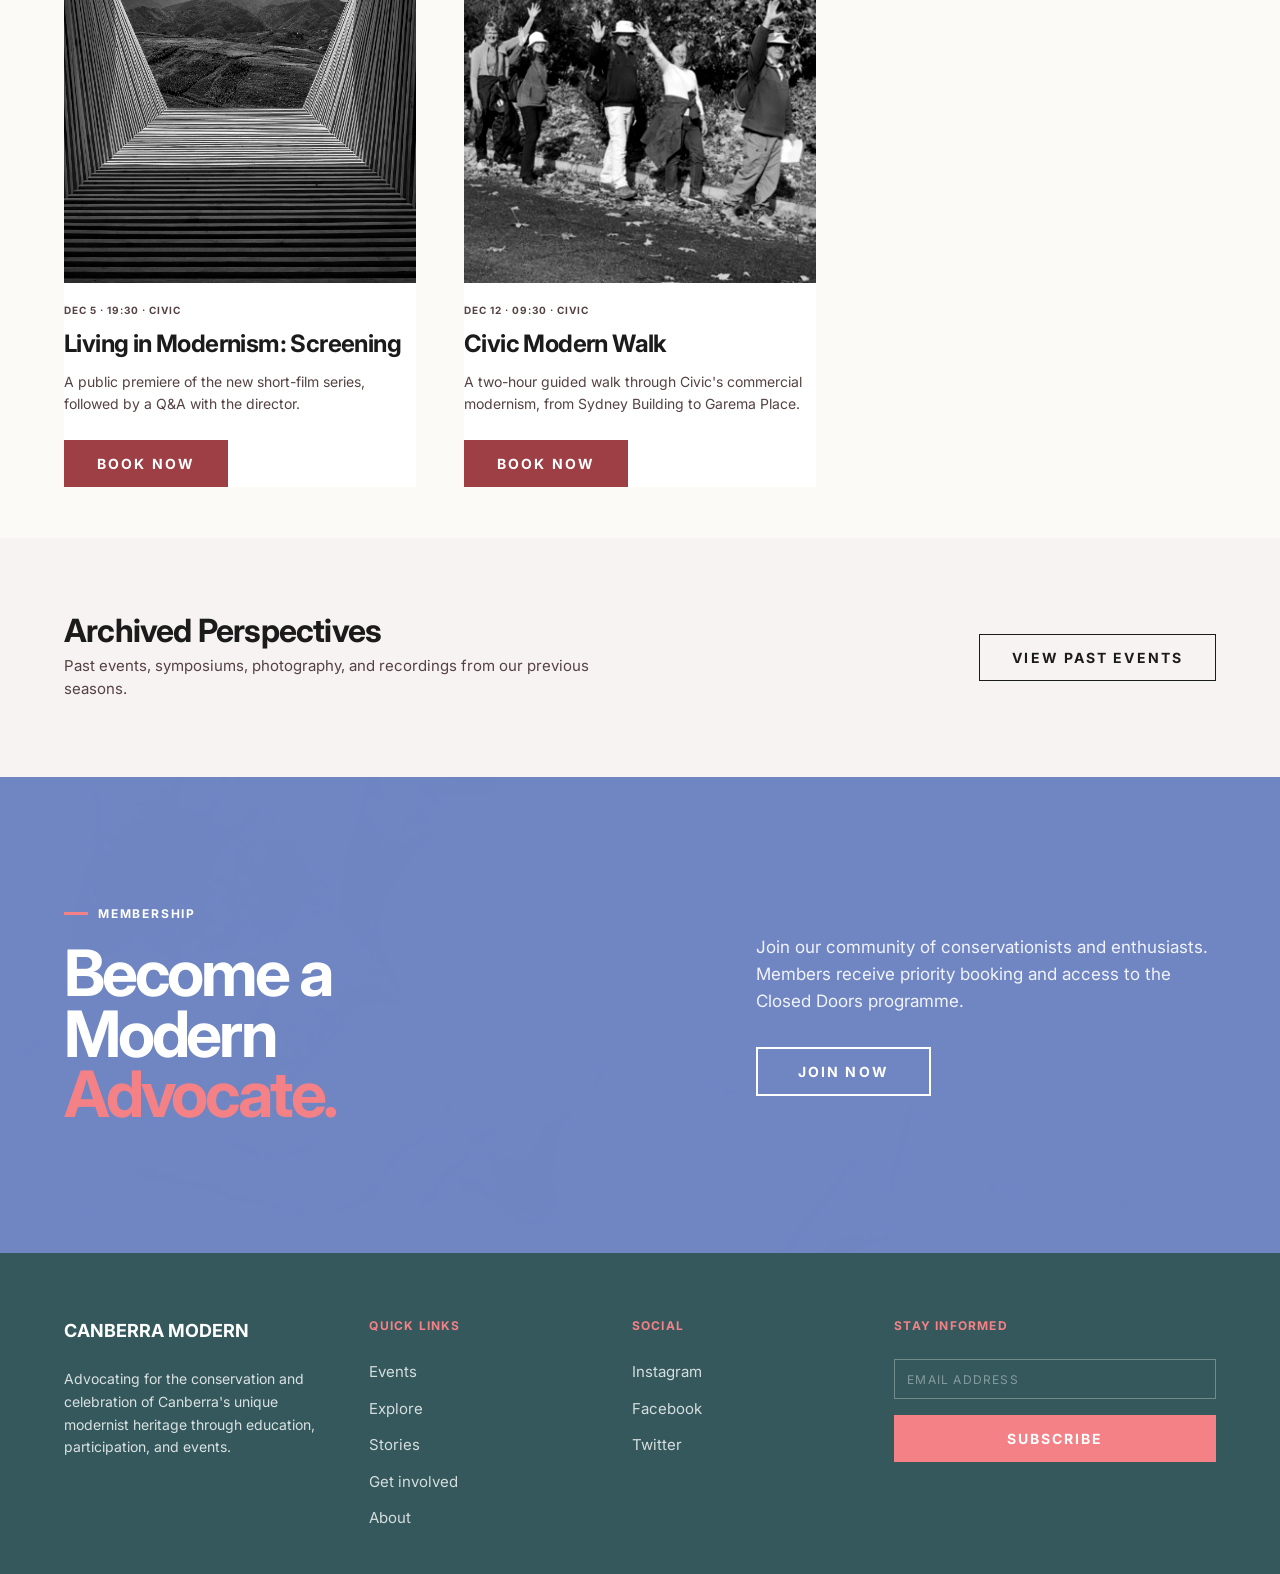
<file: events.html>
﻿<!DOCTYPE html>
<html lang="en">
<head>
<meta charset="UTF-8" />
<meta name="viewport" content="width=device-width, initial-scale=1" />
<title>Events: Canberra Modern</title>
<meta name="description" content="Upcoming and past events from Canberra Modern: tours, talks, symposiums, and workshops celebrating Canberra's modernist heritage." />
<link rel="stylesheet" href="assets/css/styles.css" />
<script src="assets/js/script.js" defer></script>
</head>
<body>

<a class="skip-link" href="#content">Skip to main content</a>

<header class="site-header">
  <div class="container site-header__inner">
    <a href="index.html" class="brand" aria-label="Canberra Modern home">CANBERRA MODERN</a>
    <nav class="nav-primary" aria-label="Primary">
      <ul class="nav-primary__list">
        <li><a class="nav-primary__link" href="events.html" aria-current="page">Events</a></li>
        <li><a class="nav-primary__link" href="explore.html">Explore</a></li>
        <li><a class="nav-primary__link" href="stories.html">Stories</a></li>
        <li><a class="nav-primary__link" href="get-involved.html">Get involved</a></li>
        <li><a class="nav-primary__link" href="about.html">About</a></li>
      </ul>
      <a class="btn btn--strong" href="get-involved.html#subscribe">Subscribe</a>
    </nav>
    <button class="menu-button" type="button" data-menu-toggle aria-expanded="false" aria-controls="mobile-menu" aria-label="Open menu">
      <img src="assets/icons/menu-burger.svg" alt="" aria-hidden="true" />
    </button>
  </div>
</header>

<div class="mobile-menu" id="mobile-menu" data-menu aria-hidden="true">
  <div class="mobile-menu__top">
    <span class="brand">CANBERRA MODERN</span>
    <button class="mobile-menu__close" type="button" data-menu-close aria-label="Close menu">
      <img src="assets/icons/menu-close.svg" alt="" aria-hidden="true" />
    </button>
  </div>
  <ul class="mobile-menu__list">
    <li><a class="mobile-menu__link" href="events.html" aria-current="page">Events</a></li>
    <li><a class="mobile-menu__link" href="explore.html">Explore</a></li>
    <li><a class="mobile-menu__link" href="stories.html">Stories</a></li>
    <li><a class="mobile-menu__link" href="get-involved.html">Get involved</a></li>
    <li><a class="mobile-menu__link" href="about.html">About</a></li>
  </ul>
  <a class="btn btn--strong mobile-menu__cta" href="get-involved.html#subscribe">Subscribe</a>
</div>

<main id="content" tabindex="-1">
<section class="section section--page-tone section--flush" aria-labelledby="events-title">
  <div class="container">
    <div class="hero-events">
      <div class="hero-events__left">
        <p class="hero-events__eyebrow">Season 2026 &middot; Canberra</p>
        <h1 id="events-title" class="hero-events__title">THE
<em class="hero-accent">SOCIAL</em>SCALE.</h1>
      </div>
      <div class="hero-events__right">
        <p class="hero-events__desc">Walks, talks, interiors, and sketch days built around Canberra's mid-century architectural heritage.</p>
        <p class="hero-text__hint">Current Season</p>
      </div>
    </div>
  </div>
</section>

<section class="section section--snug" aria-labelledby="filters">
  <div class="container">
    <h2 id="filters" class="sr-only">Filter events</h2>

    <div class="toggle-rail">
      <div class="toggle-filter" role="group" aria-label="Time filter" data-toggle-group data-toggle-target="#events-grid">
        <button type="button" data-toggle="upcoming" aria-pressed="true">Upcoming</button>
        <button type="button" data-toggle="past" aria-pressed="false">Past Events</button>
      </div>
      <div class="chips" role="group" aria-label="Category filter" data-filter-group data-filter-target=".event-card">
        <button class="chip" type="button" data-filter="all" aria-pressed="true">All</button>
        <button class="chip" type="button" data-filter="tour" aria-pressed="false">Architectural Tours</button>
        <button class="chip" type="button" data-filter="symposium" aria-pressed="false">Symposiums</button>
        <button class="chip" type="button" data-filter="film" aria-pressed="false">Film</button>
        <button class="chip" type="button" data-filter="workshop" aria-pressed="false">Workshops</button>
      </div>
    </div>

    <div class="card-grid u-mt-5" id="events-grid">

      <article class="card card--event event-card" data-cat="tour" data-state="upcoming">
        <div class="card__media">
          <img src="assets/images/story-shine-dome.png" alt="The Shine Dome's blue-grey curved roof at dusk." />
          <span class="tag tag--tour">Tour</span>
        </div>
        <div class="card__body">
          <p class="card__eyebrow">NOV 2 &middot; 18:30 &middot; Acton</p>
          <h3 class="card__title">The Shine Dome Nocturne</h3>
          <p class="card__desc">A rare evening tour inside Australia's Academy of Science, with curatorial talks by the conservation team.</p>
          <div class="card__actions">
            <a class="btn btn--strong btn--full-mobile" href="event-detail.html">Book Now</a>
          </div>
        </div>
      </article>

      <article class="card card--event event-card" data-cat="symposium" data-state="upcoming">
        <div class="card__media">
          <img src="assets/images/event-seidler-legacy.png" alt="Mid-century modernist Canberra building exterior with white concrete fins." />
          <span class="tag tag--spotlight">Talk</span>
        </div>
        <div class="card__body">
          <p class="card__eyebrow">NOV 15 &middot; 10:00 &middot; Manuka</p>
          <h3 class="card__title">Post-War Suburbia Symposium</h3>
          <p class="card__desc">A panel of architects, residents, and historians on the 1960s suburbs and what is at risk.</p>
          <div class="card__actions">
            <a class="btn btn--strong btn--full-mobile" href="event-detail.html">Register</a>
          </div>
        </div>
      </article>

      <article class="card card--event event-card" data-cat="workshop" data-state="upcoming">
        <div class="card__media">
          <img src="assets/images/place-shine-dome-wide.png" alt="Concrete brutalist facade near Lake Burley Griffin." />
          <span class="tag tag--tour">Workshop</span>
        </div>
        <div class="card__body">
          <p class="card__eyebrow">NOV 22 &middot; 13:00 &middot; Lake Burley Griffin</p>
          <h3 class="card__title">Brutalist Sketch Club</h3>
          <p class="card__desc">Bring a pencil and a folding stool. Three hours of guided sketching across the lakeside campus.</p>
          <div class="card__actions">
            <a class="btn btn--strong btn--full-mobile" href="event-detail.html">Book a Spot</a>
          </div>
        </div>
      </article>

      <article class="card card--event event-card" data-cat="film" data-state="upcoming">
        <div class="card__media">
          <img src="assets/images/living-modernism.png" alt="Interior of a modernist Canberra residence." />
          <span class="tag tag--video">Film</span>
        </div>
        <div class="card__body">
          <p class="card__eyebrow">DEC 5 &middot; 19:30 &middot; Civic</p>
          <h3 class="card__title">Living in Modernism: Screening</h3>
          <p class="card__desc">A public premiere of the new short-film series, followed by a Q&amp;A with the director.</p>
          <div class="card__actions">
            <a class="btn btn--strong btn--full-mobile" href="event-detail.html">Book Now</a>
          </div>
        </div>
      </article>

      <article class="card card--event event-card" data-cat="tour" data-state="upcoming">
        <div class="card__media">
          <img src="assets/images/story-civic-walk.png" alt="Wide view of a curved concrete cultural building in Canberra." />
          <span class="tag tag--tour">Tour</span>
        </div>
        <div class="card__body">
          <p class="card__eyebrow">DEC 12 &middot; 09:30 &middot; Civic</p>
          <h3 class="card__title">Civic Modern Walk</h3>
          <p class="card__desc">A two-hour guided walk through Civic's commercial modernism, from Sydney Building to Garema Place.</p>
          <div class="card__actions">
            <a class="btn btn--strong btn--full-mobile" href="event-detail.html">Book Now</a>
          </div>
        </div>
      </article>

      <article class="card card--event event-card" data-cat="symposium" data-state="past">
        <div class="card__media">
          <img src="assets/images/story-concrete-icons.png" alt="A concrete sculptural element of a modernist Canberra building." />
          <span class="tag tag--past">Past</span>
        </div>
        <div class="card__body">
          <p class="card__eyebrow">JUL 4 &middot; 10:00 &middot; Canberra</p>
          <h3 class="card__title">The Architects of the Capital</h3>
          <p class="card__desc">A daylong symposium archiving the lesser-known architects who shaped 1960s Canberra.</p>
          <div class="card__actions">
            <a class="link-arrow link-arrow--ink" href="event-detail.html">Read Recap <span class="arrow" aria-hidden="true"></span></a>
          </div>
        </div>
      </article>

      <p class="search-empty" data-search-empty hidden>No events match this filter.</p>
    </div>
  </div>
</section>

<section class="archived-perspectives" aria-labelledby="archived">
  <div class="container">
    <div class="archived-perspectives__inner">
      <div>
        <h2 id="archived" class="archived-perspectives__heading">Archived Perspectives</h2>
        <p class="archived-perspectives__desc">Past events, symposiums, photography, and recordings from our previous seasons.</p>
      </div>
      <button class="btn btn--ghost" type="button" data-show-past>View Past Events</button>
    </div>
  </div>
</section>

<section class="membership" aria-labelledby="advocate">
  <div class="membership__pattern" aria-hidden="true"></div>
  <div class="container">
    <div class="membership__inner">
      <div>
        <p class="membership__eyebrow">Membership</p>
        <h2 id="advocate" class="membership__title">Become a
Modern
<span class="membership__title-accent">Advocate.</span></h2>
      </div>
      <div class="membership__body">
        <p class="membership__body-text">Join our community of conservationists and enthusiasts. Members receive priority booking and access to the Closed Doors programme.</p>
        <a class="btn btn--on-dark" href="get-involved.html#support">Join Now</a>
      </div>
    </div>
  </div>
</section>
</main>

<footer class="site-footer">
  <div class="container">
    <div class="site-footer__grid">
      <div>
        <p class="site-footer__brand">CANBERRA MODERN</p>
        <p class="site-footer__tagline">Advocating for the conservation and celebration of Canberra's unique modernist heritage through education, participation, and events.</p>
      </div>
      <div>
        <p class="site-footer__heading">Quick Links</p>
        <ul class="site-footer__links">
          <li><a href="events.html">Events</a></li>
          <li><a href="explore.html">Explore</a></li>
          <li><a href="stories.html">Stories</a></li>
          <li><a href="get-involved.html">Get involved</a></li>
          <li><a href="about.html">About</a></li>
        </ul>
      </div>
      <div>
        <p class="site-footer__heading">Social</p>
        <ul class="site-footer__links">
          <li><a href="#" aria-label="Canberra Modern on Instagram (coming soon)">Instagram</a></li>
          <li><a href="#" aria-label="Canberra Modern on Facebook (coming soon)">Facebook</a></li>
          <li><a href="#" aria-label="Canberra Modern on Twitter (coming soon)">Twitter</a></li>
        </ul>
      </div>
      <div>
        <p class="site-footer__heading">Stay Informed</p>
        <form class="site-footer__form" data-subscribe-form novalidate>
          <label class="sr-only" for="footer-email">Email address</label>
          <input id="footer-email" type="email" required placeholder="EMAIL ADDRESS" />
          <button class="btn btn--primary" type="submit">Subscribe</button>
          <p class="form-feedback" data-form-feedback role="status" aria-live="polite"></p>
        </form>
      </div>
    </div>
  </div>
</footer>
</body>
</html>
</file>
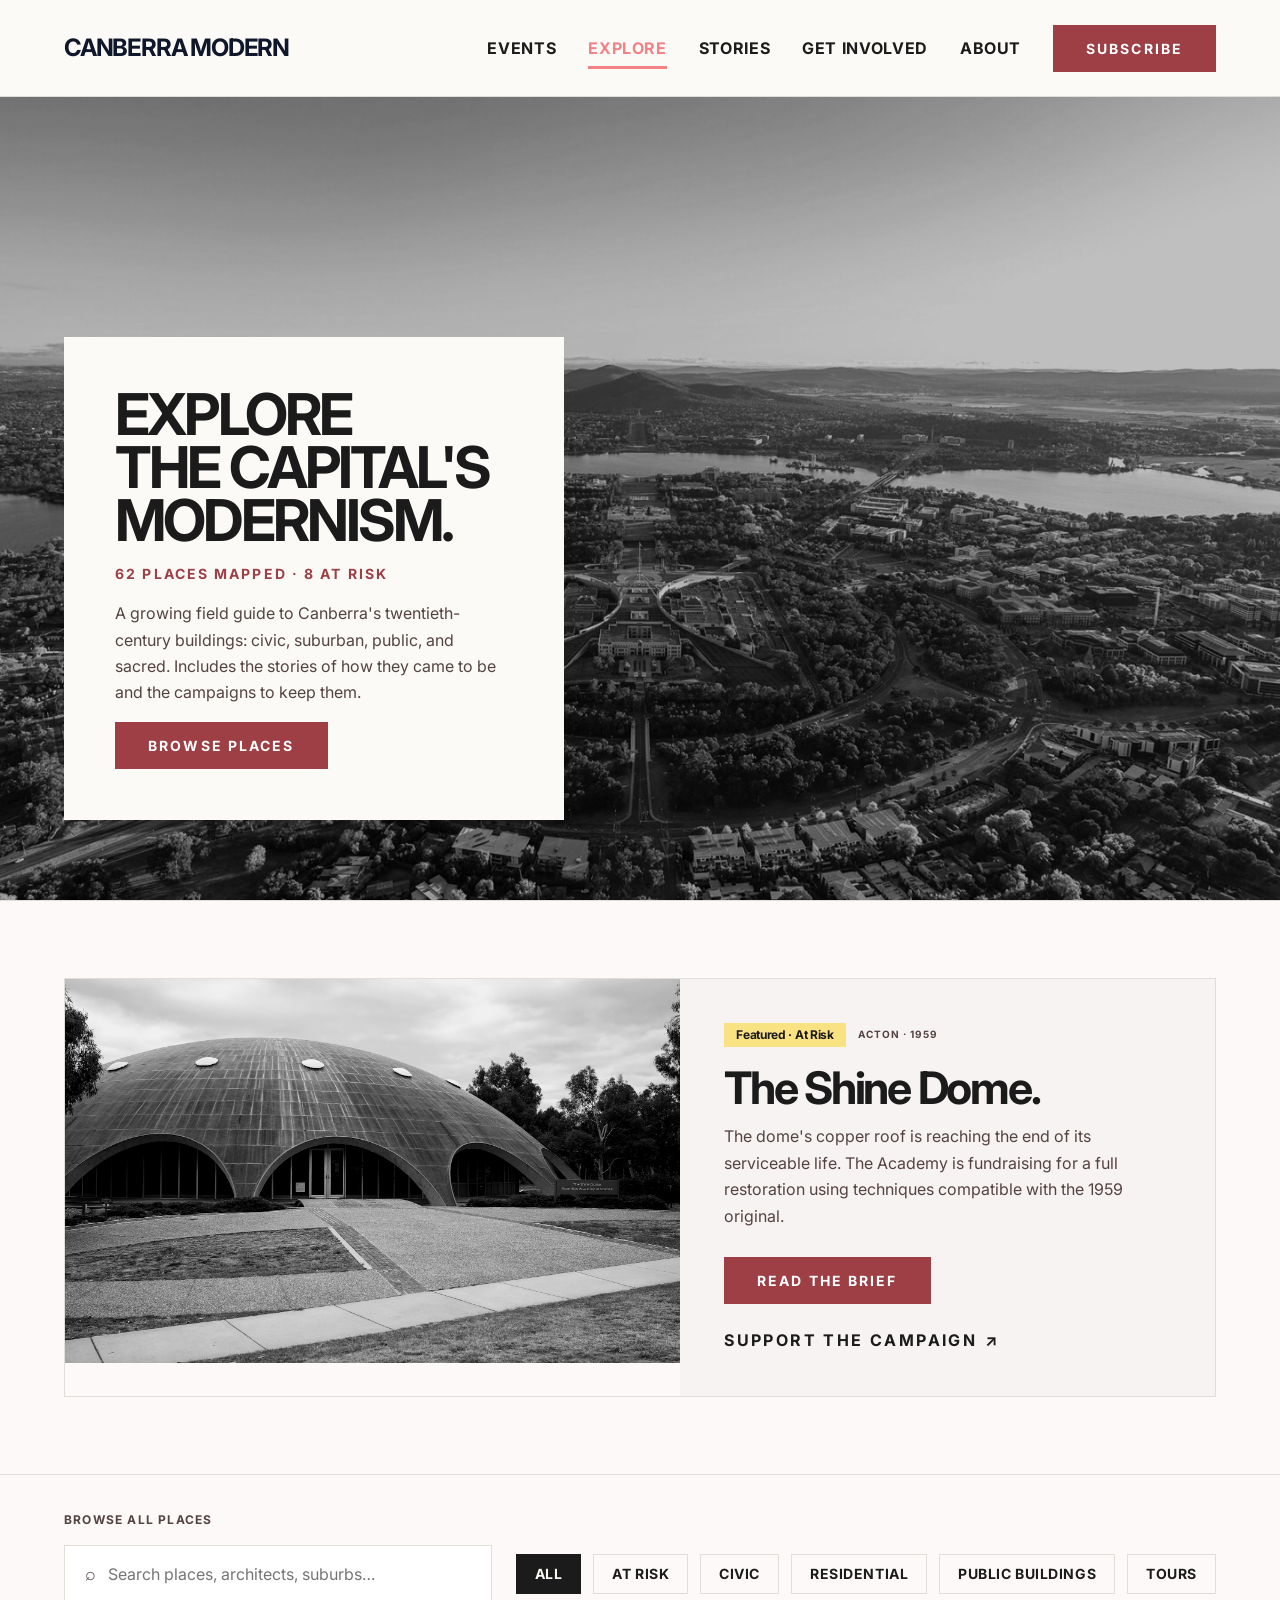
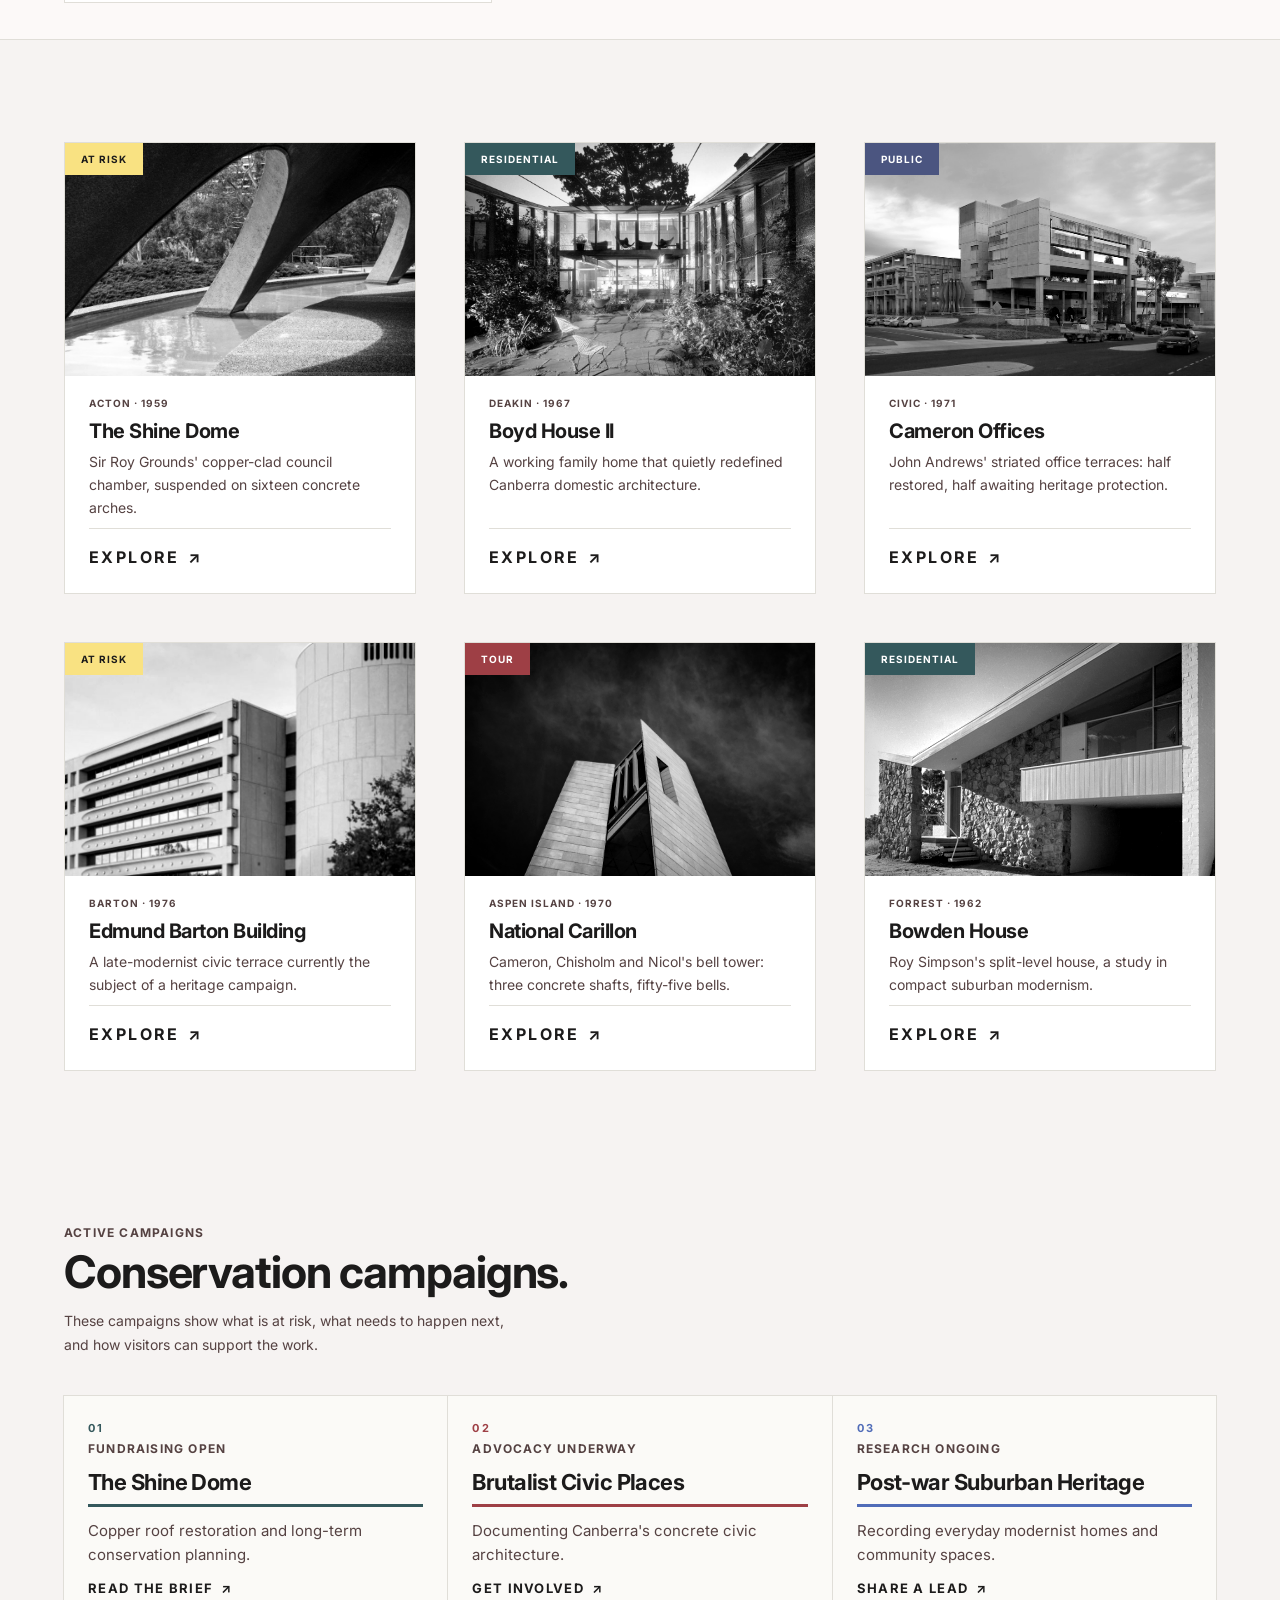
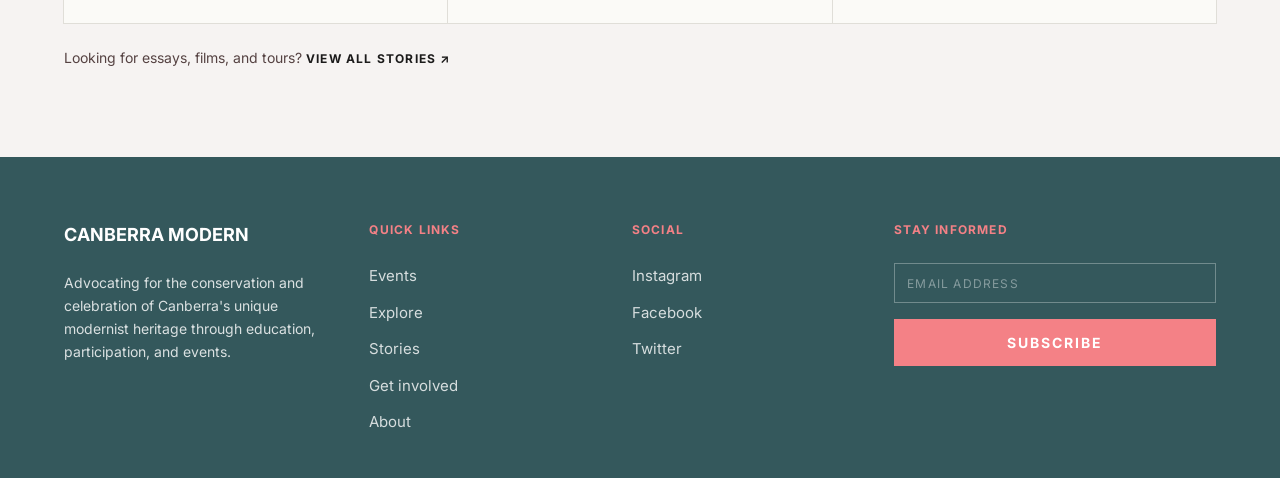
<file: explore.html>
﻿<!DOCTYPE html>
<html lang="en">
<head>
<meta charset="UTF-8" />
<meta name="viewport" content="width=device-width, initial-scale=1" />
<title>Explore: Canberra Modern</title>
<meta name="description" content="Browse Canberra's modernist places: civic, residential, public, and at-risk." />
<link rel="stylesheet" href="assets/css/styles.css" />
<script src="assets/js/script.js" defer></script>
</head>
<body>

<a class="skip-link" href="#content">Skip to main content</a>

<header class="site-header">
  <div class="container site-header__inner">
    <a href="index.html" class="brand" aria-label="Canberra Modern home">CANBERRA MODERN</a>
    <nav class="nav-primary" aria-label="Primary">
      <ul class="nav-primary__list">
        <li><a class="nav-primary__link" href="events.html">Events</a></li>
        <li><a class="nav-primary__link" href="explore.html" aria-current="page">Explore</a></li>
        <li><a class="nav-primary__link" href="stories.html">Stories</a></li>
        <li><a class="nav-primary__link" href="get-involved.html">Get involved</a></li>
        <li><a class="nav-primary__link" href="about.html">About</a></li>
      </ul>
      <a class="btn btn--strong" href="get-involved.html#subscribe">Subscribe</a>
    </nav>
    <button class="menu-button" type="button" data-menu-toggle aria-expanded="false" aria-controls="mobile-menu" aria-label="Open menu">
      <img src="assets/icons/menu-burger.svg" alt="" aria-hidden="true" />
    </button>
  </div>
</header>

<div class="mobile-menu" id="mobile-menu" data-menu aria-hidden="true">
  <div class="mobile-menu__top">
    <span class="brand">CANBERRA MODERN</span>
    <button class="mobile-menu__close" type="button" data-menu-close aria-label="Close menu">
      <img src="assets/icons/menu-close.svg" alt="" aria-hidden="true" />
    </button>
  </div>
  <ul class="mobile-menu__list">
    <li><a class="mobile-menu__link" href="events.html">Events</a></li>
    <li><a class="mobile-menu__link" href="explore.html" aria-current="page">Explore</a></li>
    <li><a class="mobile-menu__link" href="stories.html">Stories</a></li>
    <li><a class="mobile-menu__link" href="get-involved.html">Get involved</a></li>
    <li><a class="mobile-menu__link" href="about.html">About</a></li>
  </ul>
  <a class="btn btn--strong mobile-menu__cta" href="get-involved.html#subscribe">Subscribe</a>
</div>

<main id="content" tabindex="-1">

<section class="explore-hero">
  <div class="explore-hero__media">
    <img class="explore-hero__bg" src="assets/images/Canberra_Sky.jpg" alt="Aerial view of Canberra, Lake Burley Griffin, and the surrounding civic landscape." />
  </div>
  <div class="container explore-hero__overlay">
    <div class="explore-hero__card">
      <h1 class="explore-hero__title">Explore<br>the Capital's<br>Modernism.</h1>
      <p class="explore-hero__stat">62 places mapped &middot; 8 at risk</p>
      <p class="explore-hero__lede">A growing field guide to Canberra's twentieth-century buildings: civic, suburban, public, and sacred. Includes the stories of how they came to be and the campaigns to keep them.</p>
      <a class="btn btn--strong" href="#browse">Browse places</a>
    </div>
  </div>
</section>

<section class="explore-featured section--page-tone">
  <div class="container">
    <article class="place-feature" aria-labelledby="featured-place">
      <div class="place-feature__media">
        <img src="assets/images/story-shine-dome.png" alt="The Shine Dome at golden hour: copper-blue dome reflected in the surrounding moat." />
      </div>
      <div class="place-feature__body">
        <div class="place-feature__meta">
          <span class="tag tag--spotlight">Featured &middot; At Risk</span>
          <p class="place-feature__eyebrow">ACTON &middot; 1959</p>
        </div>
        <h2 id="featured-place" class="place-feature__title">The Shine Dome.</h2>
        <p class="place-feature__desc">The dome's copper roof is reaching the end of its serviceable life. The Academy is fundraising for a full restoration using techniques compatible with the 1959 original.</p>
        <div class="place-feature__actions">
          <a class="btn btn--strong" href="place-detail.html">Read the brief</a>
          <a class="link-arrow link-arrow--ink" href="get-involved.html#support">Support the campaign <span class="arrow" aria-hidden="true"></span></a>
        </div>
      </div>
    </article>
  </div>
</section>

<!-- Search and filter both target .place-card elements via data attributes; JS handles them independently. -->
<section class="explore-browse-controls section--page-tone" id="browse">
  <div class="container">
    <p class="explore-browse-controls__label eyebrow">Browse all places</p>
    <div class="explore-controls">
      <label class="search-bar" for="place-search">
        <span class="search-bar__icon" aria-hidden="true">⌕</span>
        <input id="place-search" type="search" placeholder="Search places, architects, suburbs…" data-search-input data-search-target=".place-card" />
        <span class="sr-only">Search places</span>
      </label>
      <div class="chips" role="group" aria-label="Filter places by category" data-filter-group data-filter-target=".place-card">
        <button class="chip" type="button" data-filter="all" aria-pressed="true">All</button>
        <button class="chip" type="button" data-filter="risk" aria-pressed="false">At Risk</button>
        <button class="chip" type="button" data-filter="civic" aria-pressed="false">Civic</button>
        <button class="chip" type="button" data-filter="residential" aria-pressed="false">Residential</button>
        <button class="chip" type="button" data-filter="public" aria-pressed="false">Public Buildings</button>
        <button class="chip" type="button" data-filter="tours" aria-pressed="false">Tours</button>
      </div>
    </div>
  </div>
</section>

<section class="section section--band" aria-label="Browse all places">
  <div class="container">
    <div class="card-grid">

      <article class="card place-card" data-cat="civic risk">
        <div class="card__media">
          <img src="assets/images/event-shine-dome.png" alt="The blue-grey dome roof of the Australian Academy of Science." loading="lazy" />
          <span class="tag tag--atrisk">At Risk</span>
        </div>
        <div class="card__body">
          <p class="card__eyebrow">ACTON &middot; 1959</p>
          <h3 class="card__title">The Shine Dome</h3>
          <p class="card__desc">Sir Roy Grounds' copper-clad council chamber, suspended on sixteen concrete arches.</p>
          <div class="card__actions">
            <a class="link-arrow link-arrow--ink" href="place-detail.html">Explore <span class="arrow" aria-hidden="true"></span></a>
          </div>
        </div>
      </article>

      <article class="card place-card" data-cat="residential">
        <div class="card__media">
          <img src="assets/images/Boyd_House.jpeg" alt="A mid-century residence with timber screens and brick chimneys." loading="lazy" />
          <span class="tag tag--residential">Residential</span>
        </div>
        <div class="card__body">
          <p class="card__eyebrow">DEAKIN &middot; 1967</p>
          <h3 class="card__title">Boyd House II</h3>
          <p class="card__desc">A working family home that quietly redefined Canberra domestic architecture.</p>
          <div class="card__actions">
            <a class="link-arrow link-arrow--ink" href="place-detail.html">Explore <span class="arrow" aria-hidden="true"></span></a>
          </div>
        </div>
      </article>

      <article class="card place-card" data-cat="public">
        <div class="card__media">
          <img src="assets/images/Cameron_offices.jpg" alt="A modernist public hall with concrete fins and large windows." loading="lazy" />
          <span class="tag tag--public">Public</span>
        </div>
        <div class="card__body">
          <p class="card__eyebrow">CIVIC &middot; 1971</p>
          <h3 class="card__title">Cameron Offices</h3>
          <p class="card__desc">John Andrews' striated office terraces: half restored, half awaiting heritage protection.</p>
          <div class="card__actions">
            <a class="link-arrow link-arrow--ink" href="place-detail.html">Explore <span class="arrow" aria-hidden="true"></span></a>
          </div>
        </div>
      </article>

      <article class="card place-card place-card--barton" data-cat="civic risk">
        <div class="card__media">
          <img src="assets/images/Edmund_Barton_Building.jpg" alt="A brutalist concrete tower beside Lake Burley Griffin." loading="lazy" />
          <span class="tag tag--atrisk">At Risk</span>
        </div>
        <div class="card__body">
          <p class="card__eyebrow">BARTON &middot; 1976</p>
          <h3 class="card__title">Edmund Barton Building</h3>
          <p class="card__desc">A late-modernist civic terrace currently the subject of a heritage campaign.</p>
          <div class="card__actions">
            <a class="link-arrow link-arrow--ink" href="place-detail.html">Explore <span class="arrow" aria-hidden="true"></span></a>
          </div>
        </div>
      </article>

      <article class="card place-card" data-cat="public tours">
        <div class="card__media">
          <img src="assets/images/story-concrete-icons.png" alt="The National Carillon's three concrete columns rising above the lake." loading="lazy" />
          <span class="tag tag--place-tour">Tour</span>
        </div>
        <div class="card__body">
          <p class="card__eyebrow">ASPEN ISLAND &middot; 1970</p>
          <h3 class="card__title">National Carillon</h3>
          <p class="card__desc">Cameron, Chisholm and Nicol's bell tower: three concrete shafts, fifty-five bells.</p>
          <div class="card__actions">
            <a class="link-arrow link-arrow--ink" href="place-detail.html">Explore <span class="arrow" aria-hidden="true"></span></a>
          </div>
        </div>
      </article>

      <article class="card place-card" data-cat="residential">
        <div class="card__media">
          <img src="assets/images/Bowden_house.jpg" alt="Interior of a mid-century residence with timber paneling." loading="lazy" />
          <span class="tag tag--residential">Residential</span>
        </div>
        <div class="card__body">
          <p class="card__eyebrow">FORREST &middot; 1962</p>
          <h3 class="card__title">Bowden House</h3>
          <p class="card__desc">Roy Simpson's split-level house, a study in compact suburban modernism.</p>
          <div class="card__actions">
            <a class="link-arrow link-arrow--ink" href="place-detail.html">Explore <span class="arrow" aria-hidden="true"></span></a>
          </div>
        </div>
      </article>

    </div>

    <p class="search-empty" data-search-empty hidden>No places match that search yet. Try a broader term, or <a href="get-involved.html#partner">tell us</a> what we should map next.</p>
  </div>
</section>

<section class="campaign-cards section--band" aria-labelledby="campaigns-heading">
  <div class="container">
    <div class="campaign-cards__header">
      <p class="eyebrow">Active Campaigns</p>
      <h2 id="campaigns-heading" class="campaign-cards__heading">Conservation campaigns.</h2>
      <p class="campaign-cards__intro">These campaigns show what is at risk, what needs to happen next, and how visitors can support the work.</p>
    </div>
    <div class="campaign-pillars">
      <article class="campaign-pillar campaign-pillar--teal">
        <div class="campaign-pillar__meta">
          <span class="campaign-pillar__num" aria-hidden="true">01</span>
          <span class="campaign-pillar__status">Fundraising open</span>
        </div>
        <h3 class="campaign-pillar__title">The Shine Dome</h3>
        <p class="campaign-pillar__desc">Copper roof restoration and long-term conservation planning.</p>
        <a class="link-arrow link-arrow--ink" href="place-detail.html">Read the brief <span class="arrow" aria-hidden="true"></span></a>
      </article>
      <article class="campaign-pillar campaign-pillar--red">
        <div class="campaign-pillar__meta">
          <span class="campaign-pillar__num" aria-hidden="true">02</span>
          <span class="campaign-pillar__status">Advocacy underway</span>
        </div>
        <h3 class="campaign-pillar__title">Brutalist Civic Places</h3>
        <p class="campaign-pillar__desc">Documenting Canberra's concrete civic architecture.</p>
        <a class="link-arrow link-arrow--ink" href="get-involved.html">Get involved <span class="arrow" aria-hidden="true"></span></a>
      </article>
      <article class="campaign-pillar campaign-pillar--blue">
        <div class="campaign-pillar__meta">
          <span class="campaign-pillar__num" aria-hidden="true">03</span>
          <span class="campaign-pillar__status">Research ongoing</span>
        </div>
        <h3 class="campaign-pillar__title">Post-war Suburban Heritage</h3>
        <p class="campaign-pillar__desc">Recording everyday modernist homes and community spaces.</p>
        <a class="link-arrow link-arrow--ink" href="get-involved.html#contact">Share a lead <span class="arrow" aria-hidden="true"></span></a>
      </article>
    </div>
    <p class="campaign-cards__foot">Looking for essays, films, and tours? <a href="stories.html">View all stories &#x2197;&#xFE0E;</a></p>
  </div>
</section>

</main>

<footer class="site-footer">
  <div class="container">
    <div class="site-footer__grid">
      <div>
        <p class="site-footer__brand">CANBERRA MODERN</p>
        <p class="site-footer__tagline">Advocating for the conservation and celebration of Canberra's unique modernist heritage through education, participation, and events.</p>
      </div>
      <div>
        <p class="site-footer__heading">Quick Links</p>
        <ul class="site-footer__links">
          <li><a href="events.html">Events</a></li>
          <li><a href="explore.html">Explore</a></li>
          <li><a href="stories.html">Stories</a></li>
          <li><a href="get-involved.html">Get involved</a></li>
          <li><a href="about.html">About</a></li>
        </ul>
      </div>
      <div>
        <p class="site-footer__heading">Social</p>
        <ul class="site-footer__links">
          <li><a href="#" aria-label="Canberra Modern on Instagram (coming soon)">Instagram</a></li>
          <li><a href="#" aria-label="Canberra Modern on Facebook (coming soon)">Facebook</a></li>
          <li><a href="#" aria-label="Canberra Modern on Twitter (coming soon)">Twitter</a></li>
        </ul>
      </div>
      <div>
        <p class="site-footer__heading">Stay Informed</p>
        <form class="site-footer__form" data-subscribe-form novalidate>
          <label class="sr-only" for="footer-email">Email address</label>
          <input id="footer-email" type="email" required placeholder="EMAIL ADDRESS" />
          <button class="btn btn--primary" type="submit">Subscribe</button>
          <p class="form-feedback" data-form-feedback role="status" aria-live="polite"></p>
        </form>
      </div>
    </div>
  </div>
</footer>
</body>
</html>
</file>
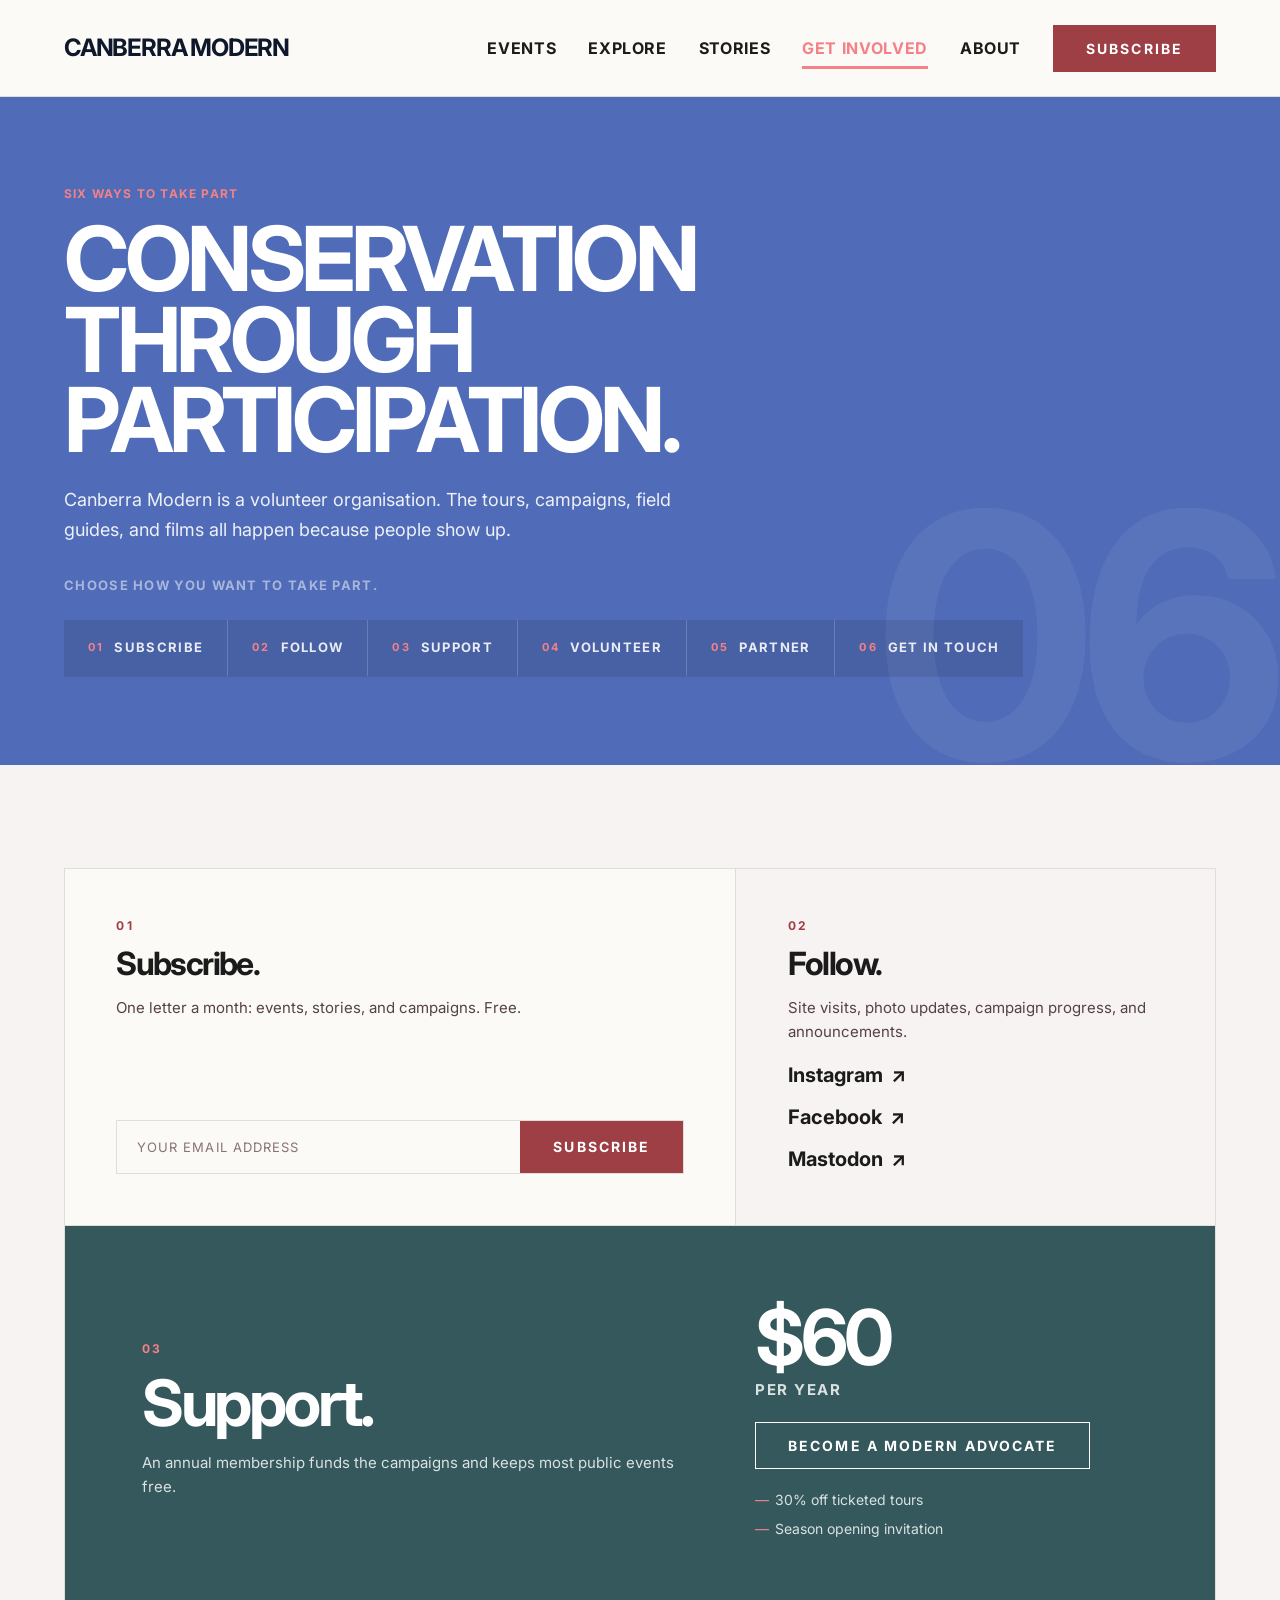
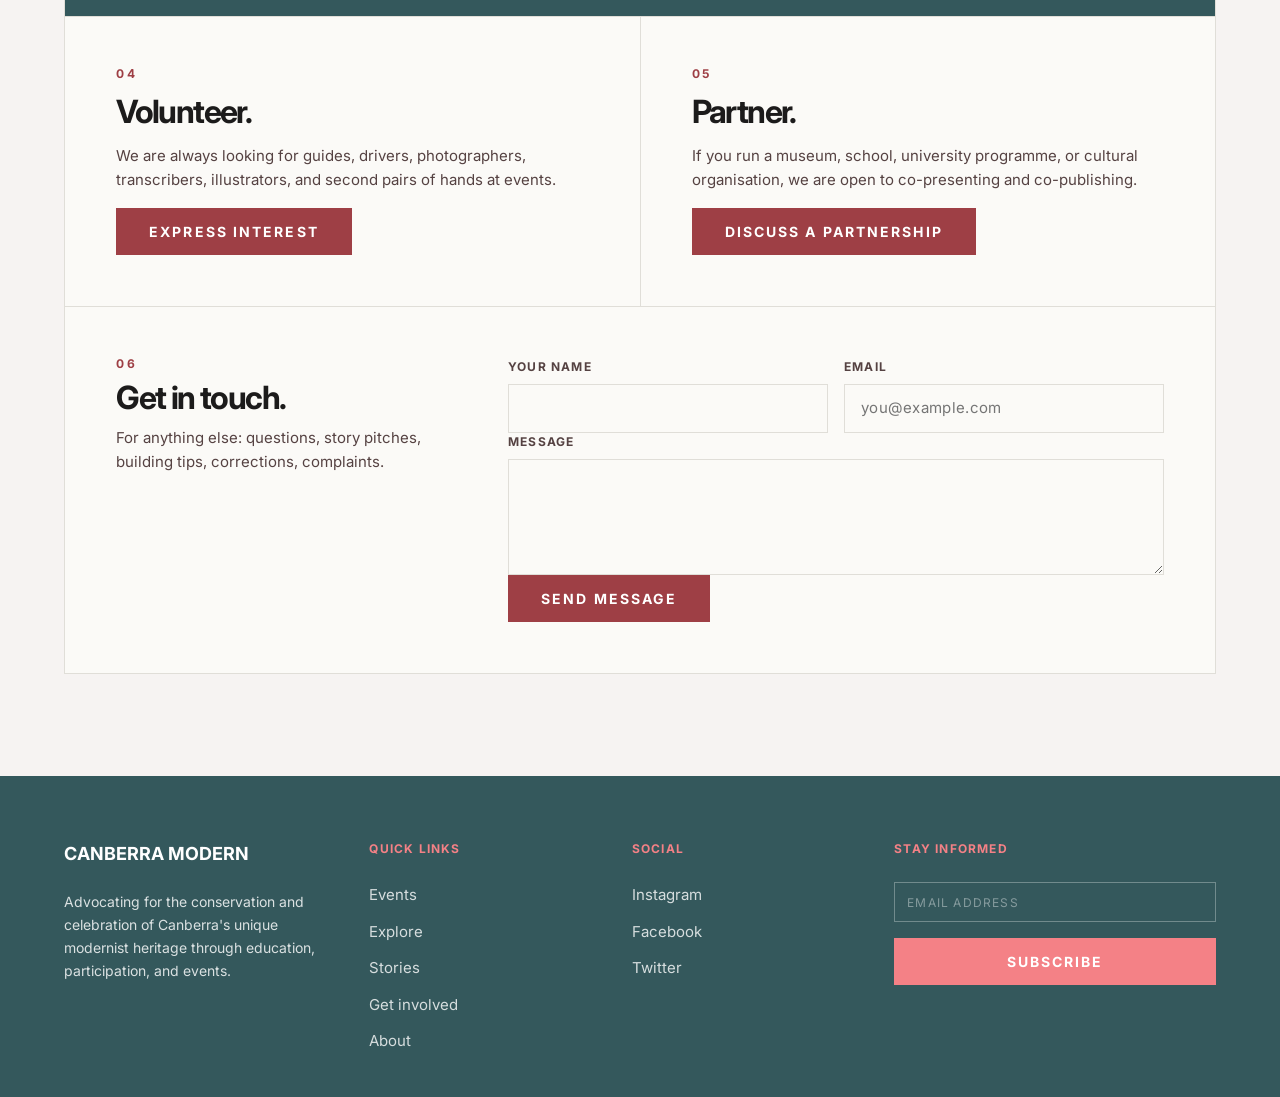
<file: get-involved.html>
﻿<!DOCTYPE html>
<html lang="en">
<head>
<meta charset="UTF-8" />
<meta name="viewport" content="width=device-width, initial-scale=1" />
<title>Get involved: Canberra Modern</title>
<meta name="description" content="Subscribe, follow, support, volunteer, partner. Six ways to take part in the conservation of Canberra's modernist heritage." />
<link rel="stylesheet" href="assets/css/styles.css" />
<script src="assets/js/script.js" defer></script>
</head>
<body>

<a class="skip-link" href="#content">Skip to main content</a>

<header class="site-header">
  <div class="container site-header__inner">
    <a href="index.html" class="brand" aria-label="Canberra Modern home">CANBERRA MODERN</a>
    <nav class="nav-primary" aria-label="Primary">
      <ul class="nav-primary__list">
        <li><a class="nav-primary__link" href="events.html">Events</a></li>
        <li><a class="nav-primary__link" href="explore.html">Explore</a></li>
        <li><a class="nav-primary__link" href="stories.html">Stories</a></li>
        <li><a class="nav-primary__link" href="get-involved.html" aria-current="page">Get involved</a></li>
        <li><a class="nav-primary__link" href="about.html">About</a></li>
      </ul>
      <a class="btn btn--strong" href="#subscribe">Subscribe</a>
    </nav>
    <button class="menu-button" type="button" data-menu-toggle aria-expanded="false" aria-controls="mobile-menu" aria-label="Open menu">
      <img src="assets/icons/menu-burger.svg" alt="" aria-hidden="true" />
    </button>
  </div>
</header>

<div class="mobile-menu" id="mobile-menu" data-menu aria-hidden="true">
  <div class="mobile-menu__top">
    <span class="brand">CANBERRA MODERN</span>
    <button class="mobile-menu__close" type="button" data-menu-close aria-label="Close menu">
      <img src="assets/icons/menu-close.svg" alt="" aria-hidden="true" />
    </button>
  </div>
  <ul class="mobile-menu__list">
    <li><a class="mobile-menu__link" href="events.html">Events</a></li>
    <li><a class="mobile-menu__link" href="explore.html">Explore</a></li>
    <li><a class="mobile-menu__link" href="stories.html">Stories</a></li>
    <li><a class="mobile-menu__link" href="get-involved.html" aria-current="page">Get involved</a></li>
    <li><a class="mobile-menu__link" href="about.html">About</a></li>
  </ul>
  <a class="btn btn--strong mobile-menu__cta" href="#subscribe">Subscribe</a>
</div>

<main id="content" tabindex="-1">

<section class="involve-hero">
  <div class="container">
    <p class="eyebrow eyebrow--on-dark">Six ways to take part</p>
    <h1 class="involve-hero__title">CONSERVATION<br>THROUGH<br>PARTICIPATION.</h1>
    <p class="involve-hero__desc">Canberra Modern is a volunteer organisation. The tours, campaigns, field guides, and films all happen because people show up.</p>
    <p class="involve-hero__prompt">Choose how you want to take part.</p>
    <nav class="involve-nav" aria-label="Jump to section">
      <a class="involve-nav__item" href="#subscribe"><span aria-hidden="true">01</span> Subscribe</a>
      <a class="involve-nav__item" href="#follow"><span aria-hidden="true">02</span> Follow</a>
      <a class="involve-nav__item" href="#support"><span aria-hidden="true">03</span> Support</a>
      <a class="involve-nav__item" href="#volunteer"><span aria-hidden="true">04</span> Volunteer</a>
      <a class="involve-nav__item" href="#partner"><span aria-hidden="true">05</span> Partner</a>
      <a class="involve-nav__item" href="#contact"><span aria-hidden="true">06</span> Get in touch</a>
    </nav>
  </div>
</section>

<!-- Newspaper bento grid: gap:1px + background:border-default creates ruled dividers without extra wrapper markup. -->
<section class="section section--band" aria-label="Ways to get involved">
  <div class="container">
    <div class="involve-layout">

      <article class="involve-block involve-block--subscribe" id="subscribe">
        <span class="involve-block__num" aria-hidden="true">01</span>
        <h2 class="involve-block__heading">Subscribe.</h2>
        <p class="involve-block__desc">One letter a month: events, stories, and campaigns. Free.</p>
        <form class="involve-form" data-subscribe-form novalidate>
          <label class="sr-only" for="involve-email">Email address</label>
          <div class="involve-form__row">
            <input id="involve-email" type="email" required placeholder="YOUR EMAIL ADDRESS" />
            <button class="btn btn--strong" type="submit">Subscribe</button>
          </div>
          <p class="form-feedback" data-form-feedback role="status" aria-live="polite"></p>
        </form>
      </article>

      <article class="involve-block involve-block--follow" id="follow">
        <span class="involve-block__num" aria-hidden="true">02</span>
        <h2 class="involve-block__heading">Follow.</h2>
        <p class="involve-block__desc">Site visits, photo updates, campaign progress, and announcements.</p>
        <ul class="follow-list">
          <li><a href="#follow" aria-label="Canberra Modern on Instagram (link coming soon)">Instagram <span class="arrow" aria-hidden="true"></span></a></li>
          <li><a href="#follow" aria-label="Canberra Modern on Facebook (link coming soon)">Facebook <span class="arrow" aria-hidden="true"></span></a></li>
          <li><a href="#follow" aria-label="Canberra Modern on Mastodon (link coming soon)">Mastodon <span class="arrow" aria-hidden="true"></span></a></li>
        </ul>
      </article>

      <article class="involve-block involve-block--support" id="support">
        <div class="involve-support__body">
          <span class="involve-block__num" aria-hidden="true">03</span>
          <h2 class="involve-block__heading">Support.</h2>
          <p class="involve-block__desc">An annual membership funds the campaigns and keeps most public events free.</p>
        </div>
        <div class="involve-support__cta">
          <p class="involve-support__price"><span class="involve-support__amount">$60</span> per year</p>
          <a class="btn btn--on-dark" href="#support" aria-label="Become a Modern Advocate — membership link coming soon">Become a Modern Advocate</a>
          <ul class="involve-support__perks">
            <li>30% off ticketed tours</li>
            <li>Season opening invitation</li>
          </ul>
        </div>
      </article>

      <article class="involve-block involve-block--half" id="volunteer">
        <span class="involve-block__num" aria-hidden="true">04</span>
        <h2 class="involve-block__heading">Volunteer.</h2>
        <p class="involve-block__desc">We are always looking for guides, drivers, photographers, transcribers, illustrators, and second pairs of hands at events.</p>
        <a class="btn btn--strong involve-block__btn" href="#contact">Express interest</a>
      </article>

      <article class="involve-block involve-block--half" id="partner">
        <span class="involve-block__num" aria-hidden="true">05</span>
        <h2 class="involve-block__heading">Partner.</h2>
        <p class="involve-block__desc">If you run a museum, school, university programme, or cultural organisation, we are open to co-presenting and co-publishing.</p>
        <a class="btn btn--strong involve-block__btn" href="#contact">Discuss a partnership</a>
      </article>

      <article class="involve-block involve-block--contact" id="contact">
        <div class="involve-contact__intro">
          <span class="involve-block__num" aria-hidden="true">06</span>
          <h2 class="involve-block__heading">Get in touch.</h2>
          <p class="involve-block__desc">For anything else: questions, story pitches, building tips, corrections, complaints.</p>
        </div>
        <form class="involve-form involve-form--contact" data-contact-form novalidate>
          <div class="involve-contact__fields">
            <label class="field" for="contact-name">
              <span class="field__label">Your name</span>
              <input id="contact-name" type="text" required autocomplete="name" />
            </label>
            <label class="field" for="contact-email">
              <span class="field__label">Email</span>
              <input id="contact-email" type="email" required placeholder="you@example.com" autocomplete="email" />
            </label>
          </div>
          <label class="field" for="contact-message">
            <span class="field__label">Message</span>
            <textarea id="contact-message" rows="4" required></textarea>
          </label>
          <div class="involve-contact__actions">
            <button class="btn btn--strong" type="submit">Send message</button>
            <p class="form-feedback" data-form-feedback role="status" aria-live="polite"></p>
          </div>
        </form>
      </article>

    </div>
  </div>
</section>

</main>

<footer class="site-footer">
  <div class="container">
    <div class="site-footer__grid">
      <div>
        <p class="site-footer__brand">CANBERRA MODERN</p>
        <p class="site-footer__tagline">Advocating for the conservation and celebration of Canberra's unique modernist heritage through education, participation, and events.</p>
      </div>
      <div>
        <p class="site-footer__heading">Quick Links</p>
        <ul class="site-footer__links">
          <li><a href="events.html">Events</a></li>
          <li><a href="explore.html">Explore</a></li>
          <li><a href="stories.html">Stories</a></li>
          <li><a href="get-involved.html">Get involved</a></li>
          <li><a href="about.html">About</a></li>
        </ul>
      </div>
      <div>
        <p class="site-footer__heading">Social</p>
        <ul class="site-footer__links">
          <li><a href="#" aria-label="Canberra Modern on Instagram (coming soon)">Instagram</a></li>
          <li><a href="#" aria-label="Canberra Modern on Facebook (coming soon)">Facebook</a></li>
          <li><a href="#" aria-label="Canberra Modern on Twitter (coming soon)">Twitter</a></li>
        </ul>
      </div>
      <div>
        <p class="site-footer__heading">Stay Informed</p>
        <form class="site-footer__form" data-subscribe-form novalidate>
          <label class="sr-only" for="footer-email">Email address</label>
          <input id="footer-email" type="email" required placeholder="EMAIL ADDRESS" />
          <button class="btn btn--primary" type="submit">Subscribe</button>
          <p class="form-feedback" data-form-feedback role="status" aria-live="polite"></p>
        </form>
      </div>
    </div>
  </div>
</footer>
</body>
</html>
</file>
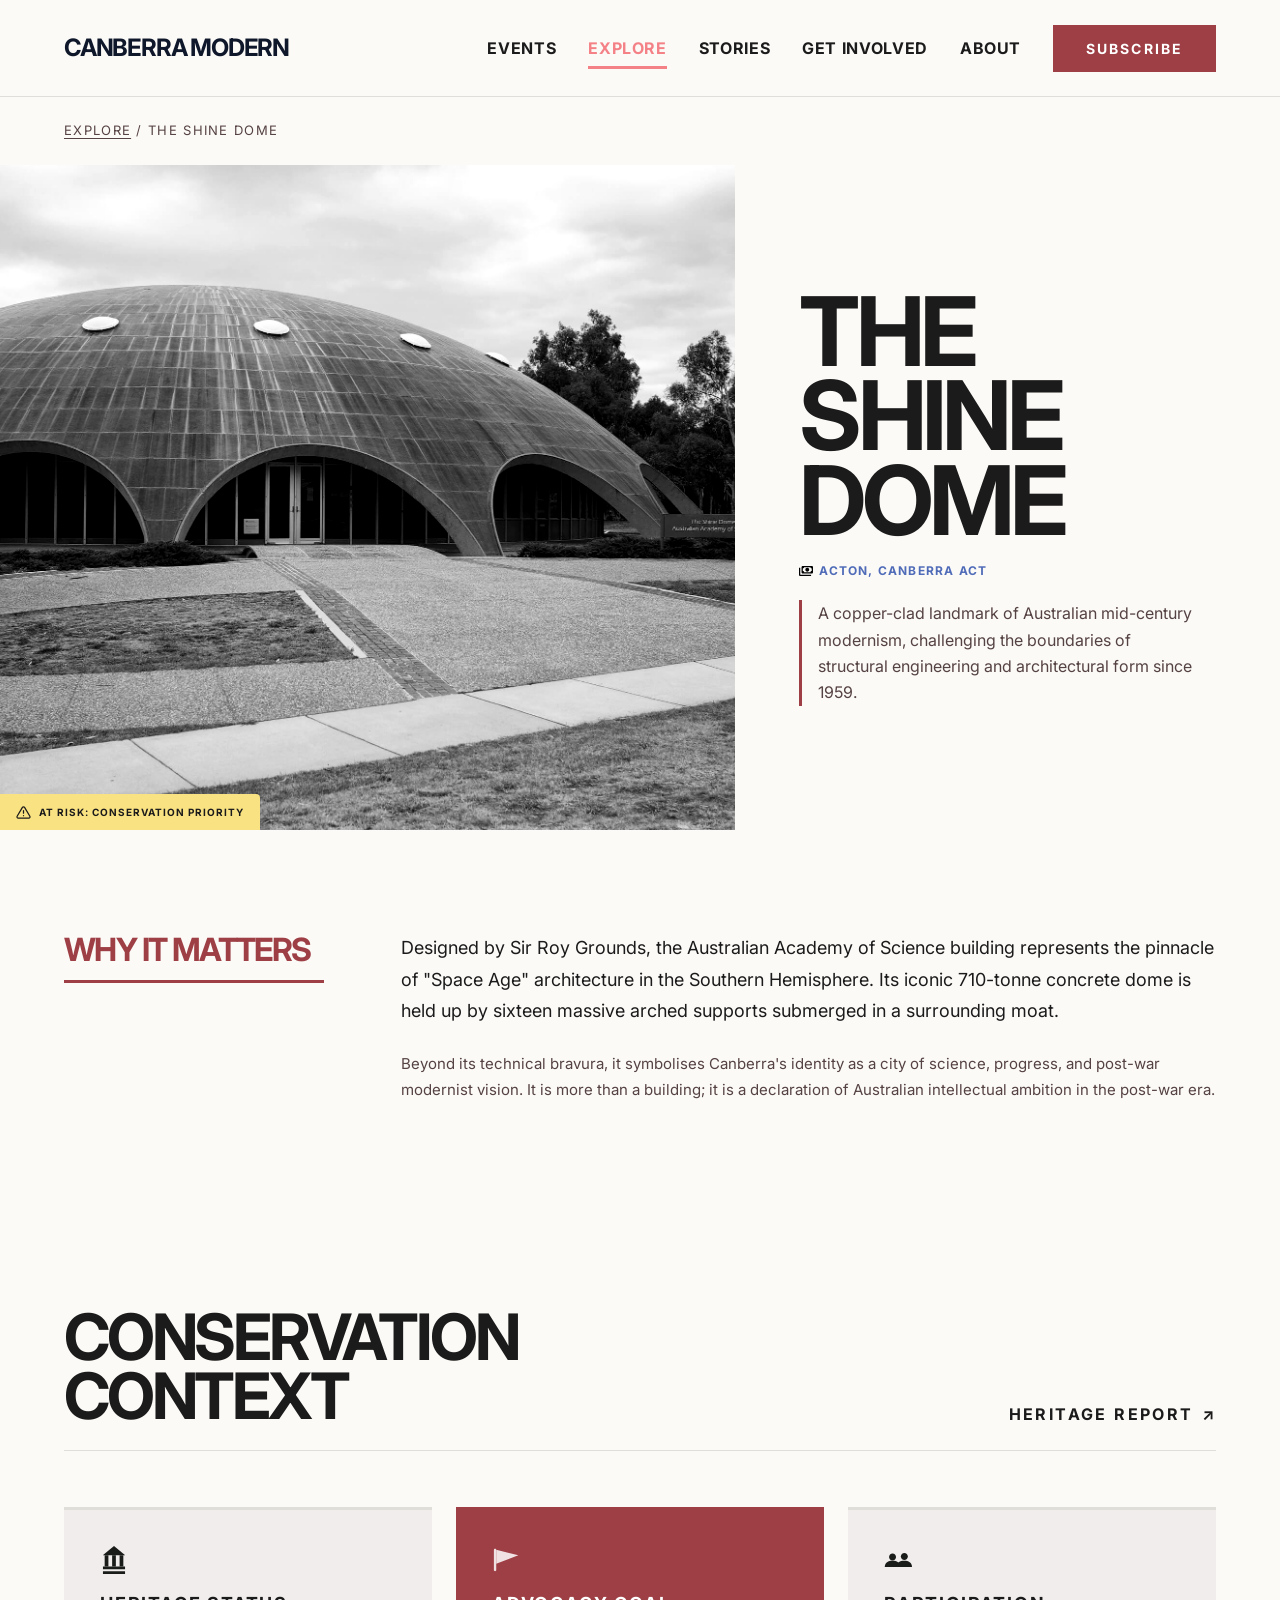
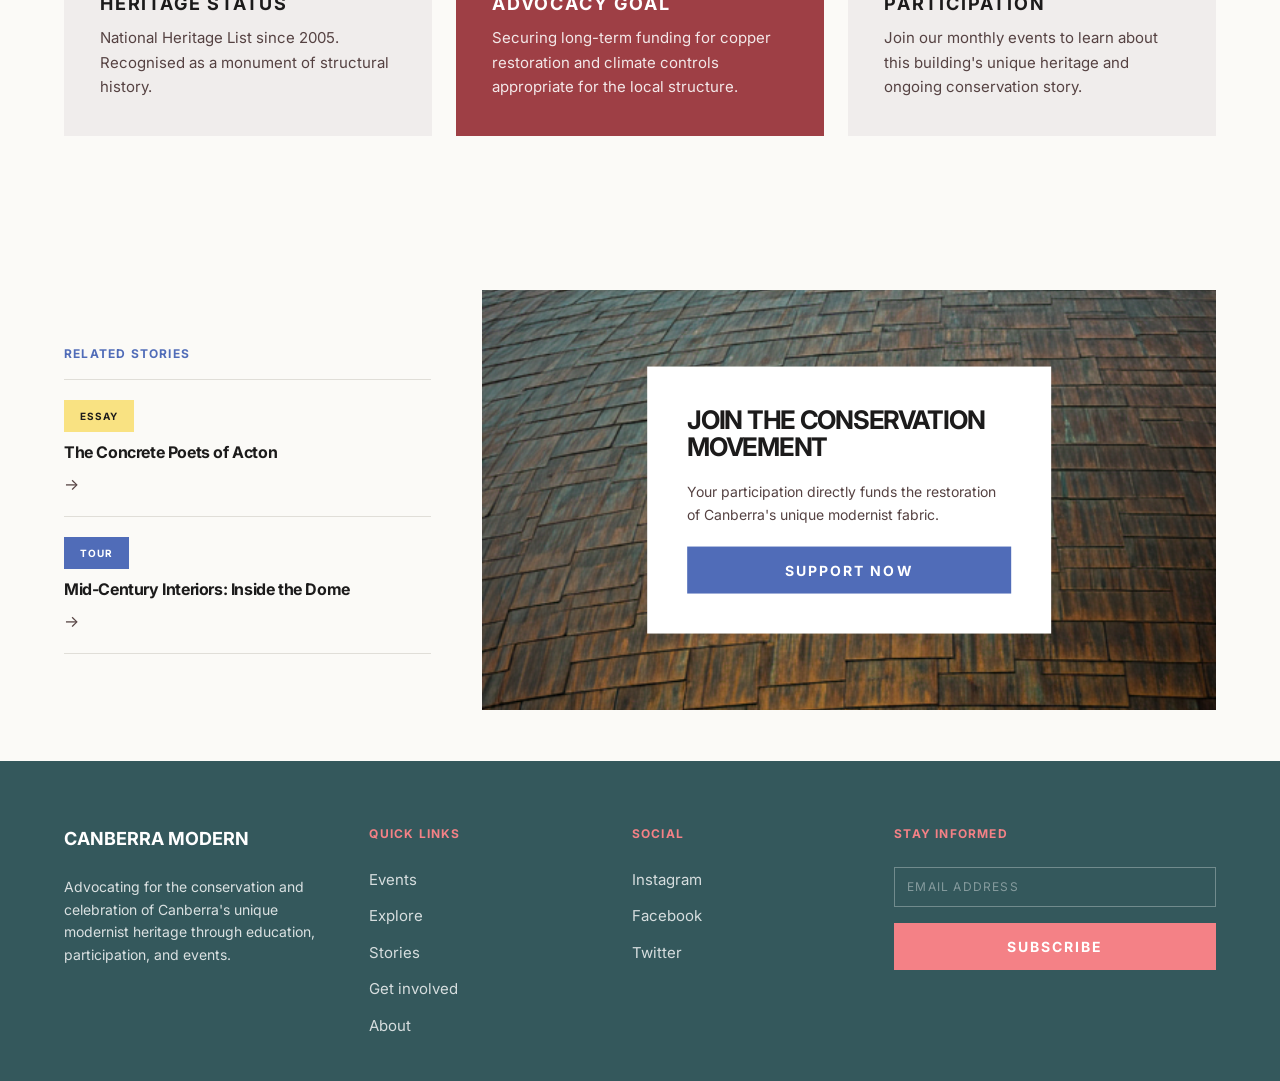
<file: place-detail.html>
﻿<!DOCTYPE html>
<html lang="en">
<head>
<meta charset="UTF-8" />
<meta name="viewport" content="width=device-width, initial-scale=1" />
<title>The Shine Dome: Canberra Modern</title>
<meta name="description" content="The Shine Dome, Acton. Why it matters, what's at risk, and how to support its conservation." />
<link rel="stylesheet" href="assets/css/styles.css" />
<script src="assets/js/script.js" defer></script>
</head>
<body>

<a class="skip-link" href="#content">Skip to main content</a>

<header class="site-header">
  <div class="container site-header__inner">
    <a href="index.html" class="brand" aria-label="Canberra Modern home">CANBERRA MODERN</a>
    <nav class="nav-primary" aria-label="Primary">
      <ul class="nav-primary__list">
        <li><a class="nav-primary__link" href="events.html">Events</a></li>
        <li><a class="nav-primary__link" href="explore.html" aria-current="page">Explore</a></li>
        <li><a class="nav-primary__link" href="stories.html">Stories</a></li>
        <li><a class="nav-primary__link" href="get-involved.html">Get involved</a></li>
        <li><a class="nav-primary__link" href="about.html">About</a></li>
      </ul>
      <a class="btn btn--strong" href="get-involved.html#subscribe">Subscribe</a>
    </nav>
    <button class="menu-button" type="button" data-menu-toggle aria-expanded="false" aria-controls="mobile-menu" aria-label="Open menu">
      <img src="assets/icons/menu-burger.svg" alt="" aria-hidden="true" />
    </button>
  </div>
</header>

<div class="mobile-menu" id="mobile-menu" data-menu aria-hidden="true">
  <div class="mobile-menu__top">
    <span class="brand">CANBERRA MODERN</span>
    <button class="mobile-menu__close" type="button" data-menu-close aria-label="Close menu">
      <img src="assets/icons/menu-close.svg" alt="" aria-hidden="true" />
    </button>
  </div>
  <ul class="mobile-menu__list">
    <li><a class="mobile-menu__link" href="events.html">Events</a></li>
    <li><a class="mobile-menu__link" href="explore.html" aria-current="page">Explore</a></li>
    <li><a class="mobile-menu__link" href="stories.html">Stories</a></li>
    <li><a class="mobile-menu__link" href="get-involved.html">Get involved</a></li>
    <li><a class="mobile-menu__link" href="about.html">About</a></li>
  </ul>
  <a class="btn btn--strong mobile-menu__cta" href="get-involved.html#subscribe">Subscribe</a>
</div>

<main id="content" tabindex="-1">

<nav class="container breadcrumb" aria-label="Breadcrumb">
  <a href="explore.html">Explore</a> <span aria-hidden="true">/</span> <span aria-current="page">The Shine Dome</span>
</nav>

<section class="place-hero-split" aria-label="The Shine Dome">
  <div class="place-hero-split__media">
    <img src="assets/images/story-shine-dome.png" alt="The Shine Dome at Acton, its copper-clad dome rising on sixteen concrete arches against an open Canberra sky." />
    <span class="tag tag--spotlight place-hero-split__at-risk">
      <svg width="15" height="15" viewBox="0 0 24 24" fill="none" stroke="currentColor" stroke-width="2" stroke-linecap="round" stroke-linejoin="round" aria-hidden="true"><path d="M10.29 3.86L1.82 18a2 2 0 001.71 3h16.94a2 2 0 001.71-3L13.71 3.86a2 2 0 00-3.42 0z"/><line x1="12" y1="9" x2="12" y2="13"/><line x1="12" y1="17" x2="12.01" y2="17"/></svg>
      AT RISK: CONSERVATION PRIORITY
    </span>
  </div>
  <div class="place-hero-split__content">
    <h1 class="place-hero-split__title">THE
SHINE
DOME</h1>
    <p class="place-hero-split__location">
      <img src="assets/icons/location-pin.svg" alt="" aria-hidden="true" class="place-hero-split__pin" />
      Acton, Canberra ACT
    </p>
    <p class="place-hero-split__desc">A copper-clad landmark of Australian mid-century modernism, challenging the boundaries of structural engineering and architectural form since 1959.</p>
  </div>
</section>

<section class="section" aria-labelledby="why-heading">
  <div class="container place-why__grid">
    <div>
      <h2 id="why-heading" class="place-why__heading">Why It Matters</h2>
    </div>
    <div class="place-why__body">
      <p class="place-why__lead">Designed by Sir Roy Grounds, the Australian Academy of Science building represents the pinnacle of "Space Age" architecture in the Southern Hemisphere. Its iconic 710-tonne concrete dome is held up by sixteen massive arched supports submerged in a surrounding moat.</p>
      <p>Beyond its technical bravura, it symbolises Canberra's identity as a city of science, progress, and post-war modernist vision. It is more than a building; it is a declaration of Australian intellectual ambition in the post-war era.</p>
    </div>
  </div>
</section>

<section class="section" aria-labelledby="conservation-heading">
  <div class="container">
    <header class="place-conservation__head">
      <h2 id="conservation-heading" class="place-conservation__title">Conservation
Context</h2>
      <a class="link-arrow link-arrow--ink" href="#">Heritage Report <span class="arrow" aria-hidden="true"></span></a>
    </header>
    <div class="context-grid">
      <article class="context-card">
        <div class="context-card__icon" aria-hidden="true">
          <img src="assets/icons/Hertitage.svg" alt="" />
        </div>
        <h3 class="context-card__title">Heritage Status</h3>
        <p>National Heritage List since 2005. Recognised as a monument of structural history.</p>
      </article>
      <article class="context-card context-card--featured">
        <div class="context-card__icon" aria-hidden="true">
          <img src="assets/icons/Flag.svg" alt="" />
        </div>
        <h3 class="context-card__title">Advocacy Goal</h3>
        <p>Securing long-term funding for copper restoration and climate controls appropriate for the local structure.</p>
      </article>
      <article class="context-card">
        <div class="context-card__icon" aria-hidden="true">
          <img src="assets/icons/people.svg" alt="" />
        </div>
        <h3 class="context-card__title">Participation</h3>
        <p>Join our monthly events to learn about this building's unique heritage and ongoing conservation story.</p>
      </article>
    </div>
  </div>
</section>

<section class="section section--snug" aria-label="Related stories and membership">
  <div class="container place-bottom__grid">
    <div class="place-related">
      <p class="eyebrow place-related__eyebrow">Related Stories</p>
      <ul class="related-story-list">
        <li class="related-story-item">
          <span class="tag tag--atrisk">Essay</span>
          <a class="related-story-item__link" href="stories.html">The Concrete Poets of Acton</a>
          <span class="related-story-item__arrow" aria-hidden="true"></span>
        </li>
        <li class="related-story-item">
          <span class="tag tag--tour">Tour</span>
          <a class="related-story-item__link" href="stories.html">Mid-Century Interiors: Inside the Dome</a>
          <span class="related-story-item__arrow" aria-hidden="true"></span>
        </li>
      </ul>
    </div>
    <div class="place-cta-image">
      <img src="assets/images/place-secondary.png" alt="Copper tile cladding of the Shine Dome, photographed close up." />
      <div class="place-cta-image__card">
        <h2 class="place-cta-image__title">Join the Conservation Movement</h2>
        <p>Your participation directly funds the restoration of Canberra's unique modernist fabric.</p>
        <a class="btn btn--blue btn--full" href="get-involved.html#support">Support Now</a>
      </div>
    </div>
  </div>
</section>

</main>

<footer class="site-footer">
  <div class="container">
    <div class="site-footer__grid">
      <div>
        <p class="site-footer__brand">CANBERRA MODERN</p>
        <p class="site-footer__tagline">Advocating for the conservation and celebration of Canberra's unique modernist heritage through education, participation, and events.</p>
      </div>
      <div>
        <p class="site-footer__heading">Quick Links</p>
        <ul class="site-footer__links">
          <li><a href="events.html">Events</a></li>
          <li><a href="explore.html">Explore</a></li>
          <li><a href="stories.html">Stories</a></li>
          <li><a href="get-involved.html">Get involved</a></li>
          <li><a href="about.html">About</a></li>
        </ul>
      </div>
      <div>
        <p class="site-footer__heading">Social</p>
        <ul class="site-footer__links">
          <li><a href="#" aria-label="Canberra Modern on Instagram (coming soon)">Instagram</a></li>
          <li><a href="#" aria-label="Canberra Modern on Facebook (coming soon)">Facebook</a></li>
          <li><a href="#" aria-label="Canberra Modern on Twitter (coming soon)">Twitter</a></li>
        </ul>
      </div>
      <div>
        <p class="site-footer__heading">Stay Informed</p>
        <form class="site-footer__form" data-subscribe-form novalidate>
          <label class="sr-only" for="footer-email">Email address</label>
          <input id="footer-email" type="email" required placeholder="EMAIL ADDRESS" />
          <button class="btn btn--primary" type="submit">Subscribe</button>
          <p class="form-feedback" data-form-feedback role="status" aria-live="polite"></p>
        </form>
      </div>
    </div>
  </div>
</footer>
</body>
</html>
</file>
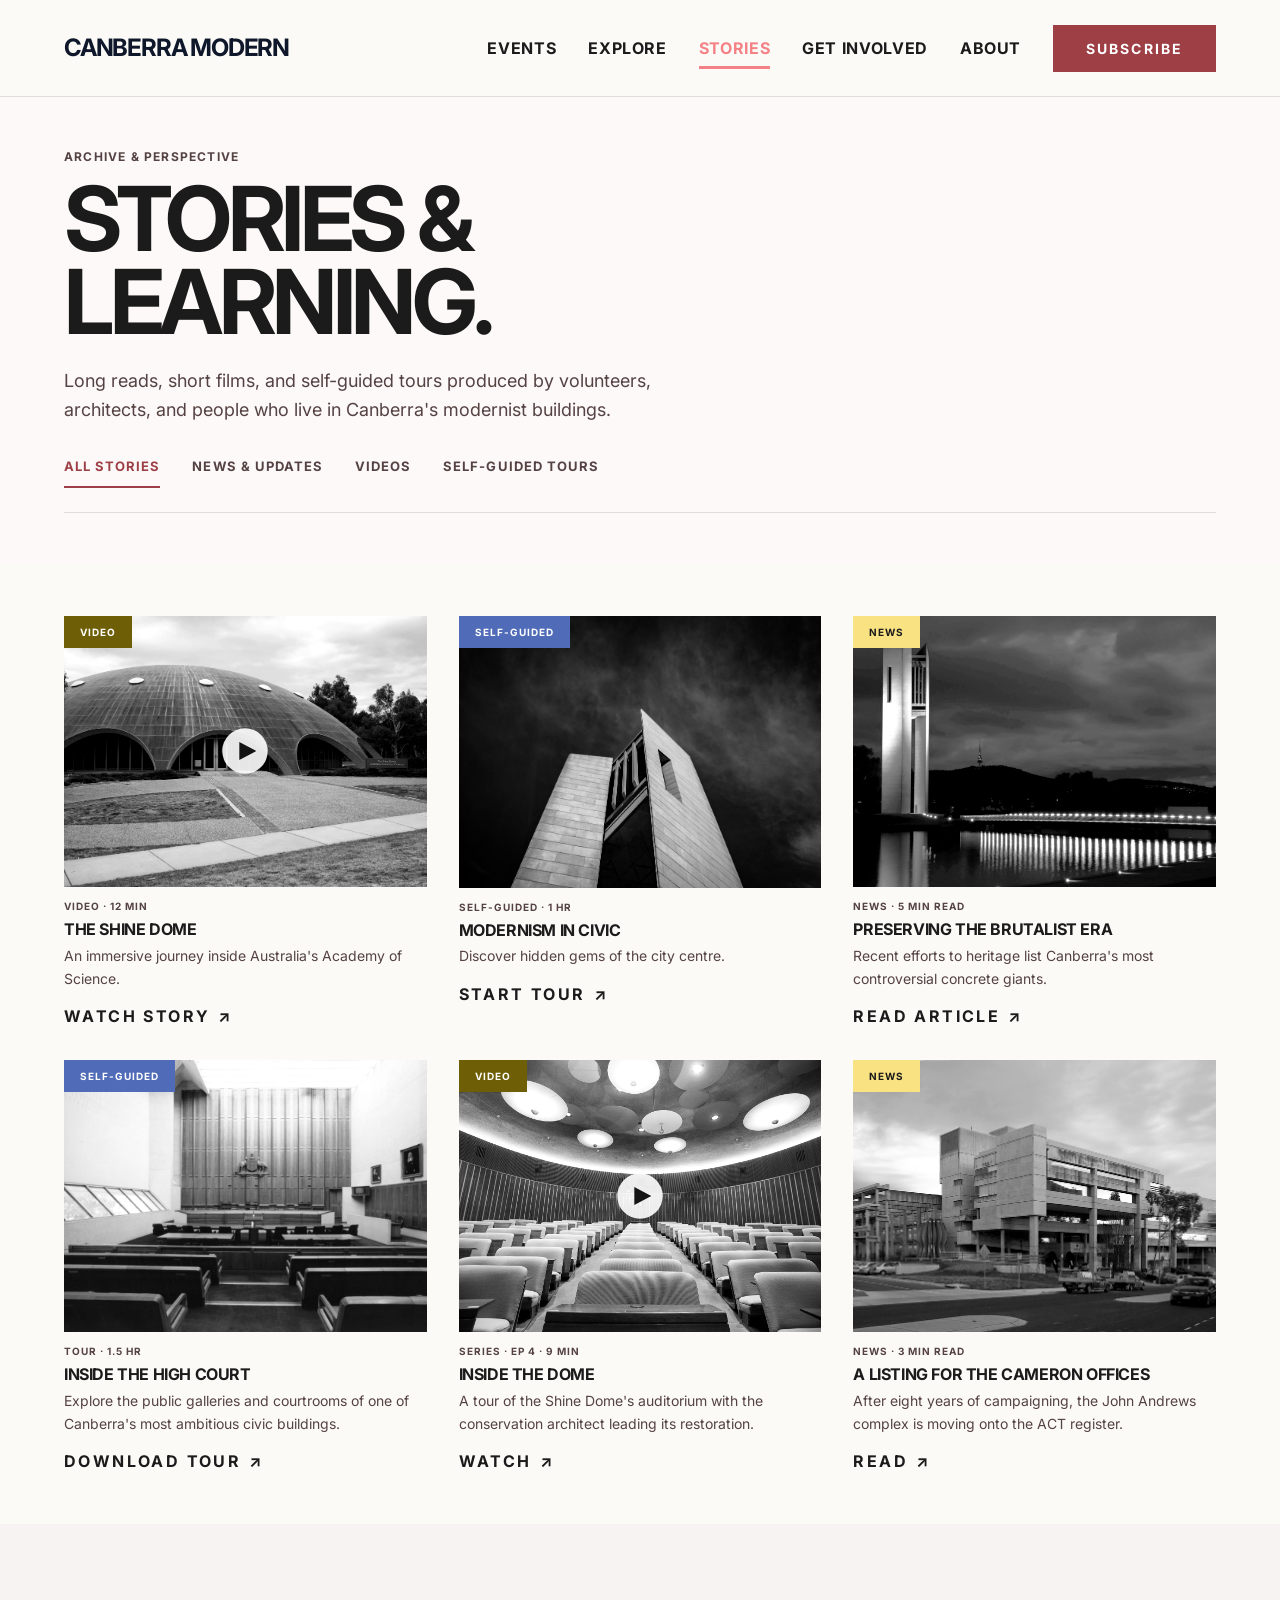
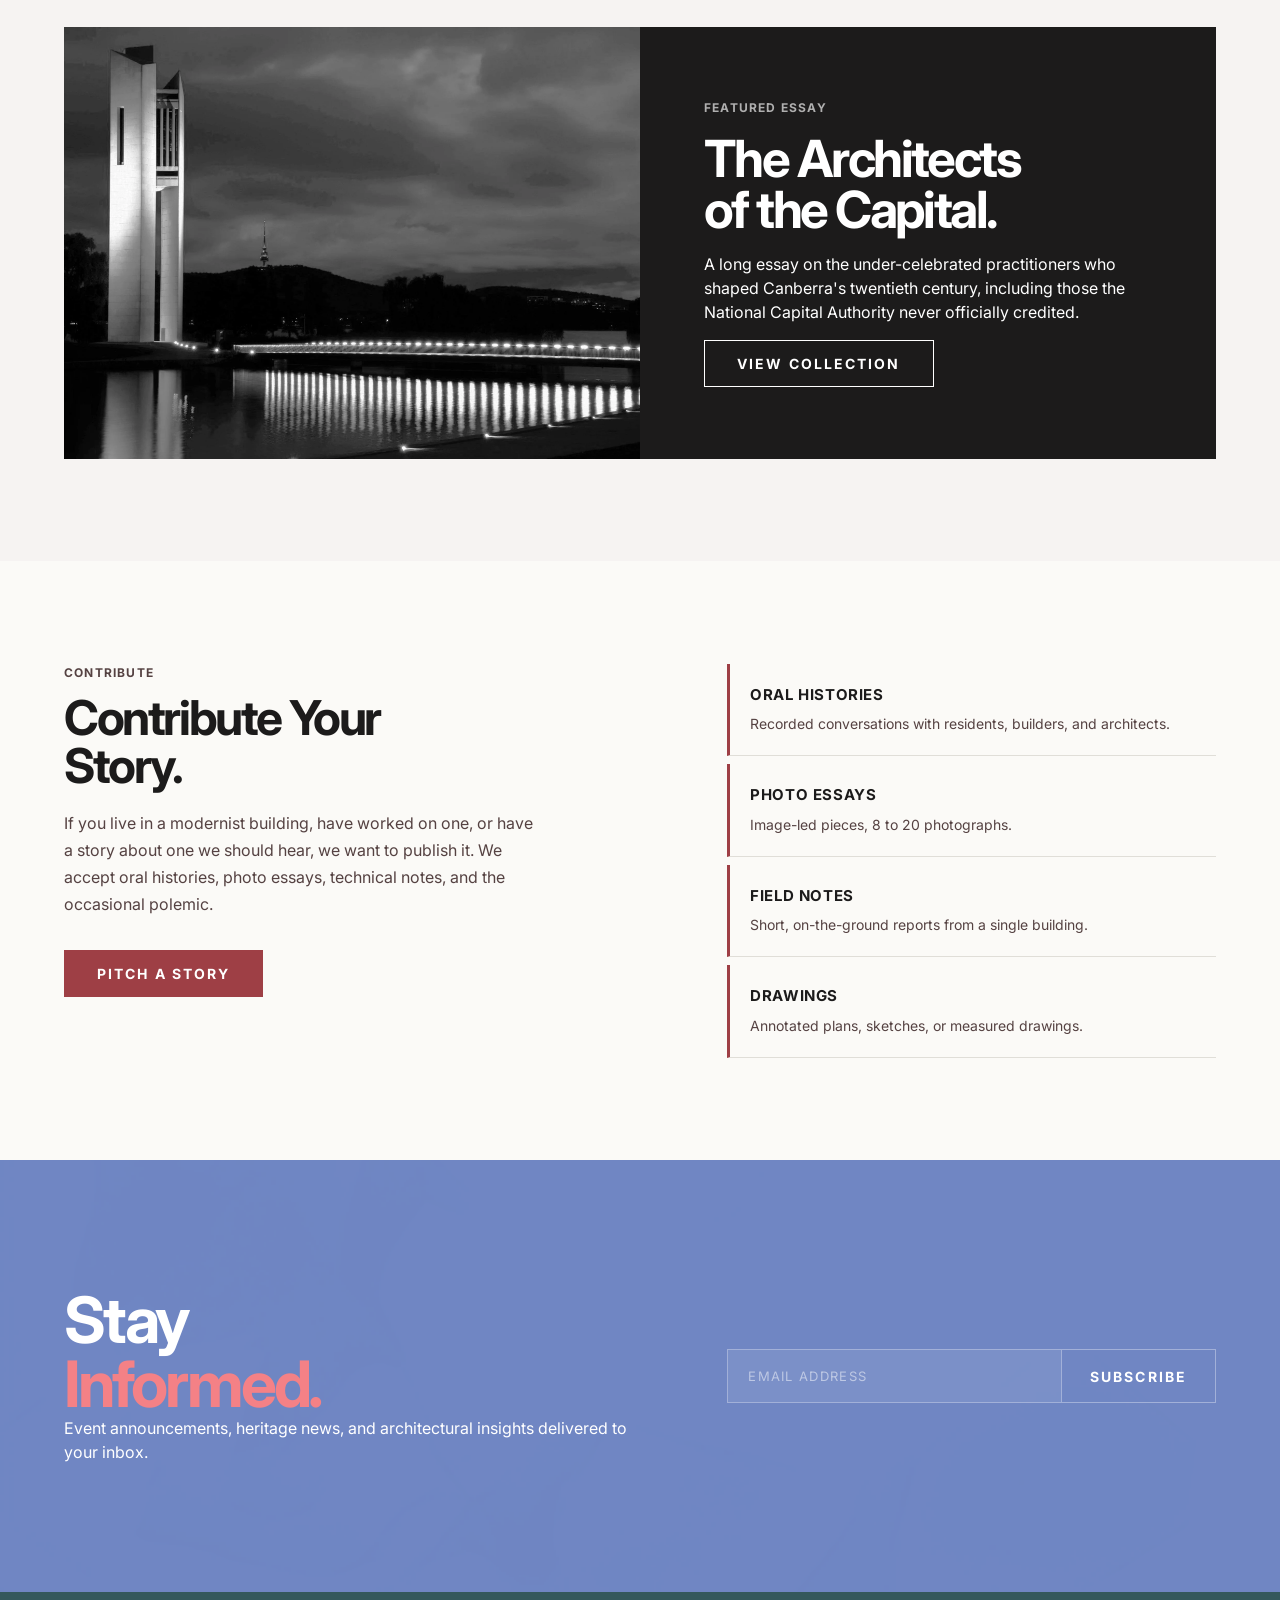
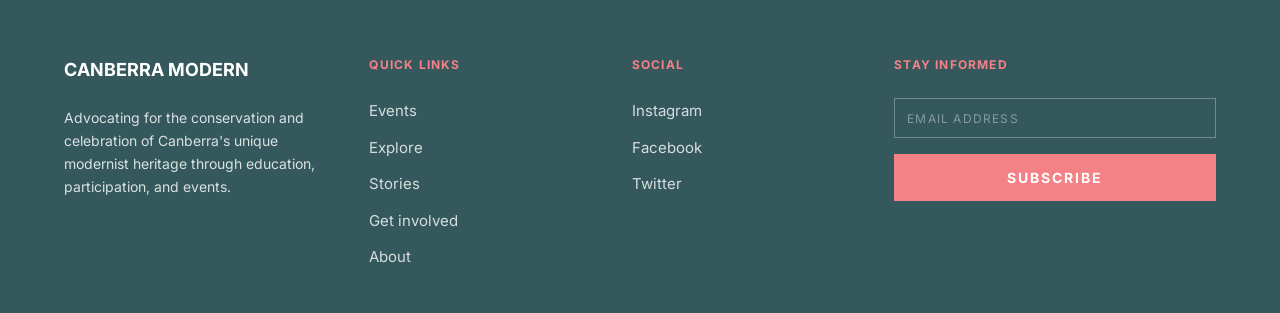
<file: stories.html>
﻿<!DOCTYPE html>
<html lang="en">
<head>
<meta charset="UTF-8" />
<meta name="viewport" content="width=device-width, initial-scale=1" />
<title>Stories &amp; Learning: Canberra Modern</title>
<meta name="description" content="Articles, films, and self-guided tours through Canberra's modernist heritage." />
<link rel="stylesheet" href="assets/css/styles.css" />
<script src="assets/js/script.js" defer></script>
</head>
<body>

<a class="skip-link" href="#content">Skip to main content</a>

<header class="site-header">
  <div class="container site-header__inner">
    <a href="index.html" class="brand" aria-label="Canberra Modern home">CANBERRA MODERN</a>
    <nav class="nav-primary" aria-label="Primary">
      <ul class="nav-primary__list">
        <li><a class="nav-primary__link" href="events.html">Events</a></li>
        <li><a class="nav-primary__link" href="explore.html">Explore</a></li>
        <li><a class="nav-primary__link" href="stories.html" aria-current="page">Stories</a></li>
        <li><a class="nav-primary__link" href="get-involved.html">Get involved</a></li>
        <li><a class="nav-primary__link" href="about.html">About</a></li>
      </ul>
      <a class="btn btn--strong" href="get-involved.html#subscribe">Subscribe</a>
    </nav>
    <button class="menu-button" type="button" data-menu-toggle aria-expanded="false" aria-controls="mobile-menu" aria-label="Open menu">
      <img src="assets/icons/menu-burger.svg" alt="" aria-hidden="true" />
    </button>
  </div>
</header>

<div class="mobile-menu" id="mobile-menu" data-menu aria-hidden="true">
  <div class="mobile-menu__top">
    <span class="brand">CANBERRA MODERN</span>
    <button class="mobile-menu__close" type="button" data-menu-close aria-label="Close menu">
      <img src="assets/icons/menu-close.svg" alt="" aria-hidden="true" />
    </button>
  </div>
  <ul class="mobile-menu__list">
    <li><a class="mobile-menu__link" href="events.html">Events</a></li>
    <li><a class="mobile-menu__link" href="explore.html">Explore</a></li>
    <li><a class="mobile-menu__link" href="stories.html" aria-current="page">Stories</a></li>
    <li><a class="mobile-menu__link" href="get-involved.html">Get involved</a></li>
    <li><a class="mobile-menu__link" href="about.html">About</a></li>
  </ul>
  <a class="btn btn--strong mobile-menu__cta" href="get-involved.html#subscribe">Subscribe</a>
</div>

<main id="content" tabindex="-1">

<section class="section section--page-tone section--snug">
  <div class="container">
    <p class="eyebrow">Archive &amp; Perspective</p>
    <h1 class="hero-stories">STORIES &amp;
LEARNING.</h1>
    <p class="hero-stories__desc">Long reads, short films, and self-guided tours produced by volunteers, architects, and people who live in Canberra's modernist buildings.</p>
    <div class="tabs" role="group" aria-label="Filter by story category" data-filter-group data-filter-target=".story-card">
      <button class="tab" type="button" data-filter="all" aria-pressed="true">All Stories</button>
      <button class="tab" type="button" data-filter="news" aria-pressed="false">News &amp; Updates</button>
      <button class="tab" type="button" data-filter="video" aria-pressed="false">Videos</button>
      <button class="tab" type="button" data-filter="tour" aria-pressed="false">Self-Guided Tours</button>
    </div>
    <hr class="stories-divider" aria-hidden="true" />
  </div>
</section>

<section class="section section--snug">
  <div class="container">
    <div class="card-grid card-grid--stories">

      <article class="card story-card" data-cat="video">
        <div class="card__media">
          <img src="assets/images/story-shine-dome.png" alt="The Shine Dome's distinctive curved arch rising above Lake Burley Griffin, a landmark of Canberra modernist architecture." />
          <div class="play-affordance__wrap" aria-hidden="true">
            <img src="assets/icons/play.svg" alt="" />
          </div>
          <span class="tag tag--video">Video</span>
        </div>
        <div class="card__body">
          <p class="card__eyebrow">VIDEO · 12 MIN</p>
          <h3 class="card__title">The Shine Dome</h3>
          <p class="card__desc">An immersive journey inside Australia's Academy of Science.</p>
          <div class="card__actions">
            <a class="link-arrow link-arrow--ink" href="stories.html">Watch Story <span class="arrow" aria-hidden="true"></span></a>
          </div>
        </div>
      </article>

      <article class="card story-card" data-cat="tour">
        <div class="card__media">
          <img src="assets/images/story-concrete-icons.png" alt="A Canberra civic modernist tower photographed from below, bold vertical concrete lines rising against a heavy sky." />
          <span class="tag tag--tour">Self-guided</span>
        </div>
        <div class="card__body">
          <p class="card__eyebrow">SELF-GUIDED · 1 HR</p>
          <h3 class="card__title">Modernism in Civic</h3>
          <p class="card__desc">Discover hidden gems of the city centre.</p>
          <div class="card__actions">
            <a class="link-arrow link-arrow--ink" href="stories.html">Start Tour <span class="arrow" aria-hidden="true"></span></a>
          </div>
        </div>
      </article>

      <article class="card story-card" data-cat="news">
        <div class="card__media">
          <img src="assets/images/hero-concrete-manifesto.png" alt="Raw board-marked concrete beams and overhangs on a Canberra brutalist building, showing the material language of the era." />
          <span class="tag tag--atrisk">News</span>
        </div>
        <div class="card__body">
          <p class="card__eyebrow">NEWS · 5 MIN READ</p>
          <h3 class="card__title">Preserving the Brutalist Era</h3>
          <p class="card__desc">Recent efforts to heritage list Canberra's most controversial concrete giants.</p>
          <div class="card__actions">
            <a class="link-arrow link-arrow--ink" href="stories.html">Read Article <span class="arrow" aria-hidden="true"></span></a>
          </div>
        </div>
      </article>

      <article class="card story-card" data-cat="tour">
        <div class="card__media">
          <img src="assets/images/event-brutalist-sketch-club.png" alt="The High Court of Australia's public gallery interior, rows of timber seating facing the bench under a dramatic coffered ceiling." />
          <span class="tag tag--tour">Self-guided</span>
        </div>
        <div class="card__body">
          <p class="card__eyebrow">TOUR · 1.5 HR</p>
          <h3 class="card__title">Inside the High Court</h3>
          <p class="card__desc">Explore the public galleries and courtrooms of one of Canberra's most ambitious civic buildings.</p>
          <div class="card__actions">
            <a class="link-arrow link-arrow--ink" href="stories.html">Download tour <span class="arrow" aria-hidden="true"></span></a>
          </div>
        </div>
      </article>

      <article class="card story-card" data-cat="video">
        <div class="card__media">
          <img src="assets/images/event-seidler-legacy.png" alt="Mid-century modernist building with white concrete fins and large strip windows in Canberra." />
          <div class="play-affordance__wrap" aria-hidden="true">
            <img src="assets/icons/play.svg" alt="" />
          </div>
          <span class="tag tag--video">Video</span>
        </div>
        <div class="card__body">
          <p class="card__eyebrow">SERIES · EP 4 · 9 MIN</p>
          <h3 class="card__title">Inside the Dome</h3>
          <p class="card__desc">A tour of the Shine Dome's auditorium with the conservation architect leading its restoration.</p>
          <div class="card__actions">
            <a class="link-arrow link-arrow--ink" href="stories.html">Watch <span class="arrow" aria-hidden="true"></span></a>
          </div>
        </div>
      </article>

      <article class="card story-card" data-cat="news">
        <div class="card__media">
          <img src="assets/images/Cameron_offices.jpg" alt="The Cameron Offices, John Andrews' sprawling brutalist complex in Belconnen, Canberra." />
          <span class="tag tag--atrisk">News</span>
        </div>
        <div class="card__body">
          <p class="card__eyebrow">NEWS · 3 MIN READ</p>
          <h3 class="card__title">A Listing for the Cameron Offices</h3>
          <p class="card__desc">After eight years of campaigning, the John Andrews complex is moving onto the ACT register.</p>
          <div class="card__actions">
            <a class="link-arrow link-arrow--ink" href="stories.html">Read <span class="arrow" aria-hidden="true"></span></a>
          </div>
        </div>
      </article>

    </div>
  </div>
</section>

<section class="section section--band" aria-labelledby="featured-essay">
  <div class="container">
    <article class="feature-essay">
      <div class="feature-essay__media">
        <img src="assets/images/hero-concrete-manifesto.png" alt="Raw board-marked concrete beams and overhangs on a Canberra brutalist building, showing the material language of the era." />
      </div>
      <div class="feature-essay__body">
        <p class="eyebrow eyebrow--on-dark">Featured Essay</p>
        <h2 id="featured-essay" class="feature-essay__title">The Architects
of the Capital.</h2>
        <p>A long essay on the under-celebrated practitioners who shaped Canberra's twentieth century, including those the National Capital Authority never officially credited.</p>
        <a class="btn btn--on-dark" href="stories.html">View Collection</a>
      </div>
    </article>
  </div>
</section>

<section class="section">
  <div class="container contribute">
    <div>
      <p class="eyebrow">Contribute</p>
      <h2 class="contribute__title">Contribute Your
Story.</h2>
      <p class="contribute__body">If you live in a modernist building, have worked on one, or have a story about one we should hear, we want to publish it. We accept oral histories, photo essays, technical notes, and the occasional polemic.</p>
      <a class="btn btn--strong" href="get-involved.html#partner">Pitch a story</a>
    </div>
    <ul class="contribute__types">
      <li class="contribute__type-item">
        <strong class="contribute__type-label">Oral histories</strong>
        <p class="contribute__type-desc">Recorded conversations with residents, builders, and architects.</p>
      </li>
      <li class="contribute__type-item">
        <strong class="contribute__type-label">Photo essays</strong>
        <p class="contribute__type-desc">Image-led pieces, 8 to 20 photographs.</p>
      </li>
      <li class="contribute__type-item">
        <strong class="contribute__type-label">Field notes</strong>
        <p class="contribute__type-desc">Short, on-the-ground reports from a single building.</p>
      </li>
      <li class="contribute__type-item">
        <strong class="contribute__type-label">Drawings</strong>
        <p class="contribute__type-desc">Annotated plans, sketches, or measured drawings.</p>
      </li>
    </ul>
  </div>
</section>

<section class="cta-band cta-band--blue" aria-labelledby="newsletter-cta">
  <div class="container">
    <div class="cta-band__inner">
      <div>
        <h2 id="newsletter-cta" class="cta-band__title">Stay
<span class="accent">Informed.</span></h2>
        <p>Event announcements, heritage news, and architectural insights delivered to your inbox.</p>
      </div>
      <form class="newsletter" data-subscribe-form novalidate>
        <label class="sr-only" for="news-email">Email address</label>
        <div class="newsletter__row">
          <input id="news-email" type="email" required placeholder="EMAIL ADDRESS" />
          <button class="btn btn--on-dark" type="submit">Subscribe</button>
        </div>
        <p class="form-feedback form-feedback--on-dark" data-form-feedback role="status" aria-live="polite"></p>
      </form>
    </div>
  </div>
</section>

</main>

<footer class="site-footer">
  <div class="container">
    <div class="site-footer__grid">
      <div>
        <p class="site-footer__brand">CANBERRA MODERN</p>
        <p class="site-footer__tagline">Advocating for the conservation and celebration of Canberra's unique modernist heritage through education, participation, and events.</p>
      </div>
      <div>
        <p class="site-footer__heading">Quick Links</p>
        <ul class="site-footer__links">
          <li><a href="events.html">Events</a></li>
          <li><a href="explore.html">Explore</a></li>
          <li><a href="stories.html">Stories</a></li>
          <li><a href="get-involved.html">Get involved</a></li>
          <li><a href="about.html">About</a></li>
        </ul>
      </div>
      <div>
        <p class="site-footer__heading">Social</p>
        <ul class="site-footer__links">
          <li><a href="#" aria-label="Canberra Modern on Instagram (coming soon)">Instagram</a></li>
          <li><a href="#" aria-label="Canberra Modern on Facebook (coming soon)">Facebook</a></li>
          <li><a href="#" aria-label="Canberra Modern on Twitter (coming soon)">Twitter</a></li>
        </ul>
      </div>
      <div>
        <p class="site-footer__heading">Stay Informed</p>
        <form class="site-footer__form" data-subscribe-form novalidate>
          <label class="sr-only" for="footer-email">Email address</label>
          <input id="footer-email" type="email" required placeholder="EMAIL ADDRESS" />
          <button class="btn btn--primary" type="submit">Subscribe</button>
          <p class="form-feedback" data-form-feedback role="status" aria-live="polite"></p>
        </form>
      </div>
    </div>
  </div>
</footer>
</body>
</html>
</file>
<file: assets/css/styles.css>
/*
   Canberra Modern Stylesheet
  
   Organisation:
     1. colours, typography, spacing
     2. Base (html / body)
     3. Layout / containers
     4. Header & navigation
     5. Mobile menu
     6. Buttons & links
     7. Tags / chips
     8. Forms
     9. Cards 
    10. Sections 
    11. Footer
    12. Page-specific blocks
    13. Responsive (tablet, mobile)
    14. Utilities
    */

@import url('https://fonts.googleapis.com/css2?family=Inter:ital,wght@0,400;0,500;0,600;0,700;0,800;1,400&display=swap');
@import url('./reset.css');

/*  1. colours, typography, spacing */

:root {
  /* colours */
  --color-bg:          #FBFAF7;   
  --color-card:        #F6F3F2;   
  --color-card-2:      #F0EDEC;   
  --color-card-alt:    #FCF9F8;   
  --color-card-hover:  #EBE6E4;   
  --color-white:       #FFFFFF;
  --color-line:        #E0DED8;   

  /* Ink */
  --color-text:        #1C1B1B;
  --color-muted:       #554242;

  /* Accent palette */
  --color-teal:        #34585C;   
  --color-blue:        #506CB8;
  --color-pink:        #F48186;   
  --color-yellow:      #F9E282;   
  --color-orange:      #EDA384;
  --color-red:         #9E3F45;

  /* Shadows */
  --shadow-sm:  0 1px 2px rgba(0,0,0,0.04);
  --shadow-md:  0 4px 12px rgba(0,0,0,0.06);
  --shadow-lg:  0 10px 30px rgba(0,0,0,0.10);

  /* semantic */
  --surface-page:           var(--color-bg);
  --surface-band:           var(--color-card);
  --surface-card:           var(--color-card-2);
  --surface-card-hover:     var(--color-card-hover);
  --surface-dark:           var(--color-teal);
  --surface-accent-warm:    var(--color-red);
  --surface-accent-cool:    var(--color-blue);

  --ink-strong:             var(--color-text);
  --ink-default:            var(--color-text);
  --ink-muted:              var(--color-muted);
  --ink-on-dark:            var(--color-white);

  --action-primary:         var(--color-pink);
  --action-primary-hover:   #E96E73;
  --action-strong:          var(--color-red);
  --action-strong-hover:    #6D1A23;
  --action-link:            var(--color-blue);
  --action-link-hover:      #3A4F80;

  --border-default:         var(--color-line);

  --focus-ring:             var(--color-blue);

  /* Tag palette */
  --tag-spotlight-bg:       var(--color-yellow);
  --tag-spotlight-ink:      var(--color-text);
  --tag-tour-bg:            var(--color-blue);
  --tag-tour-ink:           var(--color-white);
  --tag-video-bg:           #6E5E06;
  --tag-video-ink:          var(--color-white);
  --tag-news-bg:            #7087C1;
  --tag-news-ink:           var(--color-white);
  --tag-atrisk-bg:          var(--color-yellow);
  --tag-atrisk-ink:         var(--color-text);
  --tag-free-bg:            var(--color-card-2);
  --tag-free-ink:           var(--color-text);
  --tag-residential-bg:     var(--color-teal);
  --tag-residential-ink:    var(--color-white);
  --tag-public-bg:          #4B5580;
  --tag-public-ink:         var(--color-white);
  --tag-place-tour-bg:      var(--color-red);
  --tag-place-tour-ink:     var(--color-white);
  --tag-civic-bg:           var(--color-pink);
  --tag-civic-ink:          var(--color-text);

  /* type */
  --font-sans:        'Inter', 'Helvetica Neue', Arial, Helvetica, sans-serif;
  --font-display:     'Inter', 'Helvetica Neue', Arial, Helvetica, sans-serif;

  /* Type scale */
  --type-hero:        clamp(3.5rem, 7vw, 8rem);
  --type-display:     clamp(3rem, 6vw, 6rem);
  --type-h1:          clamp(2.5rem, 4.5vw, 4.5rem);
  --type-h2:          clamp(2rem, 3.5vw, 3rem);
  --type-h3:          2.25rem;
  --type-h4:          1.5rem;
  --type-h5:          1.25rem;
  --type-date:        2.25rem;
  --type-body:        1rem;
  --type-body-lg:     1.125rem;
  --type-small:       0.875rem;
  --type-eyebrow:     0.75rem;
  --type-label:       0.625rem;

  /* Weights */
  --weight-regular:   400;
  --weight-medium:    500;
  --weight-semibold:  600;
  --weight-bold:      700;
  --weight-extrabold: 800;

  /* Line heights */
  --lh-tight:    1;
  --lh-snug:     1.1;
  --lh-normal:   1.5;
  --lh-loose:    1.625;
  --lh-meta:     1.625;

  /* Letter-spacing */
  --tracking-tight:    -0.05em;
  --tracking-snug:     -0.025em;
  --tracking-normal:   0;
  --tracking-wide:     0.1em;
  --tracking-wider:    0.15em;
  --tracking-widest:   0.2em;

  /* spacing */
  --space-0:  0;
  --space-1:  4px;
  --space-2:  8px;
  --space-3:  12px;
  --space-4:  16px;
  --space-5:  24px;
  --space-6:  32px;
  --space-7:  48px;
  --space-8:  64px;
  --space-9:  96px;
  --space-10: 128px;

  --container-max:   1216px;
  --container-pad:   clamp(16px, 4vw, 32px);
  --section-pad-y:   clamp(48px, 8vw, 128px);

  --radius-0:    0;
  --radius-1:    2px;
  --radius-2:    5px;
  --radius-pill: 999px;

  --tap-min: 44px;

  /* Motion */
  --ease-out:  cubic-bezier(0.2, 0, 0, 1);
  --dur-fast:  120ms;
  --dur:       180ms;
  --dur-slow:  320ms;
}

/* type classes */

.type-hero,
h1.hero {
  font-family: var(--font-display);
  font-weight: var(--weight-bold);
  font-size: var(--type-hero);
  line-height: var(--lh-tight);
  letter-spacing: var(--tracking-tight);
  color: var(--ink-strong);
}

.type-display {
  font-family: var(--font-display);
  font-weight: var(--weight-bold);
  font-size: var(--type-display);
  line-height: var(--lh-tight);
  letter-spacing: var(--tracking-tight);
  color: var(--ink-strong);
}

h1, .type-h1 {
  font-family: var(--font-display);
  font-weight: var(--weight-bold);
  font-size: var(--type-h1);
  line-height: var(--lh-tight);
  letter-spacing: var(--tracking-tight);
  color: var(--ink-strong);
}

h2, .type-h2 {
  font-family: var(--font-display);
  font-weight: var(--weight-bold);
  font-size: var(--type-h2);
  line-height: var(--lh-tight);
  letter-spacing: var(--tracking-snug);
  color: var(--ink-strong);
}

h3, .type-h3 {
  font-family: var(--font-display);
  font-weight: var(--weight-bold);
  font-size: var(--type-h3);
  line-height: 1.1;
  letter-spacing: var(--tracking-snug);
  color: var(--ink-strong);
}

h4, .type-h4 {
  font-family: var(--font-sans);
  font-weight: var(--weight-bold);
  font-size: var(--type-h4);
  line-height: 1.3;
  letter-spacing: var(--tracking-snug);
  color: var(--ink-strong);
}

h5, .type-h5 {
  font-family: var(--font-sans);
  font-weight: var(--weight-bold);
  font-size: var(--type-h5);
  line-height: 1.4;
  letter-spacing: 0;
  color: var(--ink-strong);
}

p, .type-body {
  font-family: var(--font-sans);
  font-weight: var(--weight-regular);
  font-size: var(--type-body);
  line-height: var(--lh-normal);
  color: var(--ink-default);
}

.type-body-lg {
  font-family: var(--font-sans);
  font-size: var(--type-body-lg);
  line-height: var(--lh-loose);
  color: var(--ink-default);
}

.type-small {
  font-family: var(--font-sans);
  font-size: var(--type-small);
  line-height: var(--lh-meta);
  color: var(--ink-muted);
}

.type-eyebrow {
  font-family: var(--font-sans);
  font-weight: var(--weight-bold);
  font-size: var(--type-eyebrow);
  line-height: 1.33;
  letter-spacing: var(--tracking-wide);
  text-transform: uppercase;
  color: var(--ink-strong);
}

.type-label {
  font-family: var(--font-sans);
  font-size: var(--type-label);
  line-height: 1.5;
  letter-spacing: var(--tracking-widest);
  text-transform: uppercase;
  color: var(--ink-muted);
}

.type-date {
  font-family: var(--font-display);
  font-weight: var(--weight-bold);
  font-size: var(--type-date);
  line-height: 1.1;
  letter-spacing: 0;
  color: var(--ink-strong);
}

.type-button {
  font-family: var(--font-sans);
  font-weight: var(--weight-bold);
  font-size: 1rem;
  line-height: 1.5;
  letter-spacing: var(--tracking-wider);
  text-transform: uppercase;
}

/* Quick utility classes */
.color-pink     { color: var(--color-pink); }
.color-sky      { color: var(--color-blue); }
.color-deep-red { color: var(--color-red); }
.color-teal     { color: var(--color-teal); }
.color-muted    { color: var(--ink-muted); }
.color-on-dark  { color: var(--ink-on-dark); }

/*  2. Base  */

html { scroll-behavior: smooth; overflow-x: hidden; }
body {
  background: var(--surface-page);
  color: var(--ink-default);
  font-family: var(--font-sans);
  font-size: var(--type-body);
  line-height: var(--lh-normal);
  min-height: 100vh;
  display: flex;
  flex-direction: column;
}
main { flex: 1 0 auto; display: block; }

/*  3. Layout helpers  */
.container {
  width: 100%;
  max-width: var(--container-max);
  margin-inline: auto;
  padding-inline: var(--container-pad);
}
.section {
  padding-block: var(--section-pad-y);
}
.section--band      { background: var(--surface-band); }
.section--dark      { background: var(--surface-dark); color: var(--ink-on-dark); }
.section--accent    { background: var(--surface-accent-warm); color: var(--ink-on-dark); }
.section--page-tone { background: var(--color-card-alt); }
.section--flush     { padding-block: 0; }
.section--snug      { padding-block: clamp(32px, 4vw, 56px); }

.eyebrow {
  font-family: var(--font-sans);
  font-weight: var(--weight-bold);
  font-size: var(--type-eyebrow);
  letter-spacing: var(--tracking-wide);
  text-transform: uppercase;
  color: var(--ink-muted);
}

.divider { height: 1px; background: var(--border-default); border: 0; }

/*  4. Header & navigation  */
.site-header {
  position: sticky; top: 0; z-index: 50;
  background: var(--surface-page);
  border-bottom: 1px solid var(--border-default);
}
.site-header__inner {
  display: flex; align-items: center; justify-content: space-between;
  height: 96px;
  gap: var(--space-6);
}
.brand {
  font-family: var(--font-display);
  font-weight: var(--weight-bold);
  font-size: 1.5rem;
  letter-spacing: var(--tracking-tight);
  color: #0F172A;
  text-transform: uppercase;
  white-space: nowrap;
}
.nav-primary {
  display: flex; gap: var(--space-6); align-items: center;
  margin-inline-start: auto;
}
.nav-primary__list {
  display: flex; gap: var(--space-6); align-items: center;
}
.nav-primary__link {
  font-weight: var(--weight-bold);
  font-size: 1rem;
  letter-spacing: 0.04em;
  text-transform: uppercase;
  color: var(--ink-strong);
  padding: var(--space-2) 0;
  border-bottom: 3px solid transparent;
  transition: color var(--dur) var(--ease-out), border-color var(--dur) var(--ease-out);
}
.nav-primary__link:hover { color: var(--action-link); }
.nav-primary__link[aria-current="page"] {
  border-bottom-color: var(--color-pink);
  color: var(--color-pink);
}
.menu-button {
  display: none;
  width: 44px; height: 44px;
  align-items: center; justify-content: center;
  margin-left: auto;
}
.menu-button img { width: 22px; height: 22px; }

/*  5. Mobile menu  */
.mobile-menu {
  position: fixed; inset: 0;
  background: var(--surface-page);
  z-index: 100;
  display: none;
  flex-direction: column;
  overflow-y: auto;
}
.mobile-menu[aria-hidden="false"] { display: flex; }
.mobile-menu__top {
  display: flex; align-items: center; justify-content: space-between;
  height: 72px;
  padding-inline: 24px;
}
.mobile-menu__close { width: 44px; height: 44px; display: inline-flex; align-items: center; justify-content: center; }
.mobile-menu__close img { width: 20px; height: 20px; }
.mobile-menu__list {
  display: flex; flex-direction: column;
  border-top: 1px solid var(--border-default);
}
.mobile-menu__link {
  display: block;
  padding: 24px;
  border-bottom: 1px solid var(--border-default);
  font-family: var(--font-display);
  font-weight: var(--weight-bold);
  font-size: 1.5rem;
  letter-spacing: var(--tracking-wide);
  text-transform: uppercase;
  color: var(--ink-strong);
}
.mobile-menu__link[aria-current="page"] { color: var(--color-pink); }
.mobile-menu__cta {
  margin: 24px;
}

/*  6. Buttons & links  */
.btn {
  display: inline-flex; align-items: center; justify-content: center;
  gap: var(--space-2);
  min-height: var(--tap-min);
  padding: 12px 32px;
  font-family: var(--font-sans);
  font-weight: var(--weight-bold);
  font-size: 0.875rem;
  letter-spacing: var(--tracking-wider);
  text-transform: uppercase;
  border: 1px solid transparent;
  cursor: pointer;
  transition: background-color var(--dur) var(--ease-out), color var(--dur) var(--ease-out),
              transform var(--dur) var(--ease-out), border-color var(--dur) var(--ease-out);
}
.btn:active { transform: scale(0.985); }

.btn--primary {
  background: var(--action-primary);
  color: var(--color-white);
}
.btn--primary:hover { background: var(--action-primary-hover); }

.btn--strong {
  background: var(--action-strong);
  color: var(--color-white);
}
.btn--strong:hover { background: var(--action-strong-hover); }

.btn--feature {  /* book now hero */
  background: var(--color-red);
  color: var(--color-white);
  padding: 20px 40px;
  font-size: 1.125rem;
  letter-spacing: var(--tracking-tight);
}

.btn--blue { background: var(--color-blue); color: var(--color-white); }
.btn--blue:hover { background: #3a4f7e; }

.btn--ghost {
  background: transparent;
  color: var(--ink-strong);
  border-color: var(--ink-strong);
}
.btn--ghost:hover { background: var(--ink-strong); color: var(--surface-page); }

.btn--on-dark {
  background: transparent;
  color: var(--color-white);
  border-color: var(--color-white);
}
.btn--on-dark:hover { background: var(--color-white); color: var(--surface-dark); }

.btn--full { width: 100%; }

/* Arrow link — recurring brand link style */
.link-arrow {
  display: inline-flex; align-items: center; gap: var(--space-2);
  font-weight: var(--weight-bold);
  font-size: 1rem;
  letter-spacing: var(--tracking-wider);
  text-transform: uppercase;
  color: var(--action-link);
  transition: color var(--dur) var(--ease-out), letter-spacing var(--dur) var(--ease-out);
}
.link-arrow .arrow {
  display: inline-block;
  transition: transform var(--dur) var(--ease-out);
}
.link-arrow .arrow::after {
  content: "\2197\FE0E";
}
.link-arrow:hover { letter-spacing: 0.2em; }
.link-arrow:hover .arrow { transform: translate(2px, -2px); }

.link-arrow--pink  { color: var(--color-pink); }
.link-arrow--white { color: var(--color-white); }
.link-arrow--ink   { color: var(--ink-strong); }

/*  7. Tags / chips  */
.tag {
  display: inline-flex; align-items: center;
  padding: 4px 12px;
  font-family: var(--font-sans);
  font-weight: var(--weight-bold);
  font-size: var(--type-eyebrow);
  letter-spacing: var(--tracking-snug);
  line-height: 16px;
  text-transform: none;
}
.tag--spotlight { background: var(--tag-spotlight-bg); color: var(--tag-spotlight-ink); }
.tag--tour      { background: var(--tag-tour-bg);      color: var(--tag-tour-ink);
                  letter-spacing: var(--tracking-wide); text-transform: uppercase; font-size: var(--type-label); padding: 8px 16px; }
.tag--video     { background: var(--tag-video-bg);     color: var(--tag-video-ink);
                  letter-spacing: var(--tracking-wide); text-transform: uppercase; font-size: var(--type-label); padding: 8px 16px; }
.tag--news      { background: var(--tag-news-bg);      color: var(--tag-news-ink);
                  letter-spacing: var(--tracking-wide); text-transform: uppercase; font-size: var(--type-label); padding: 8px 16px; }
.tag--atrisk    { background: var(--tag-atrisk-bg);    color: var(--tag-atrisk-ink);
                  letter-spacing: var(--tracking-wide); text-transform: uppercase; font-size: var(--type-label); padding: 8px 16px; }
.tag--free      { background: var(--tag-free-bg);      color: var(--tag-free-ink);
                  letter-spacing: var(--tracking-wide); text-transform: uppercase; }
.tag--campaign  { background: var(--color-yellow);     color: var(--color-text);
                  letter-spacing: var(--tracking-wide); text-transform: uppercase; }

/* Place category tags (explore page) */
.tag--residential { background: var(--tag-residential-bg); color: var(--tag-residential-ink);
                    letter-spacing: var(--tracking-wide); text-transform: uppercase; font-size: var(--type-label); padding: 8px 16px; }
.tag--public      { background: var(--tag-public-bg);      color: var(--tag-public-ink);
                    letter-spacing: var(--tracking-wide); text-transform: uppercase; font-size: var(--type-label); padding: 8px 16px; }
.tag--place-tour  { background: var(--tag-place-tour-bg);  color: var(--tag-place-tour-ink);
                    letter-spacing: var(--tracking-wide); text-transform: uppercase; font-size: var(--type-label); padding: 8px 16px; }
.tag--civic       { background: var(--tag-civic-bg);       color: var(--tag-civic-ink);
                    letter-spacing: var(--tracking-wide); text-transform: uppercase; font-size: var(--type-label); padding: 8px 16px; }

/* Filter chips */
.chips {
  display: flex; flex-wrap: wrap; gap: var(--space-3);
}
.chip {
  display: inline-flex; align-items: center;
  min-height: 40px;
  padding: 8px 18px;
  font-weight: var(--weight-bold);
  font-size: 0.875rem;
  letter-spacing: 0.04em;
  text-transform: uppercase;
  background: transparent;
  color: var(--ink-strong);
  border: 1px solid var(--border-default);
  cursor: pointer;
  transition: all var(--dur) var(--ease-out);
}
.chip:hover { border-color: var(--ink-strong); }
.chip[aria-pressed="true"] {
  background: var(--ink-strong);
  color: var(--surface-page);
  border-color: var(--ink-strong);
}

/*  8. Forms  */
.field {
  display: flex; flex-direction: column;
  gap: var(--space-2);
}
.field__label {
  font-size: var(--type-eyebrow);
  font-weight: var(--weight-bold);
  letter-spacing: var(--tracking-wide);
  text-transform: uppercase;
  color: var(--ink-muted);
}
.field__input,
.field input[type="email"],
.field input[type="text"],
.field input[type="search"],
.field textarea,
.field select {
  width: 100%;
  min-height: 48px;
  padding: 12px 16px;
  background: transparent;
  border: 1px solid var(--border-default);
  font-size: 1rem;
  color: var(--ink-strong);
  letter-spacing: 0.02em;
  transition: border-color var(--dur) var(--ease-out);
}
.field input:focus, .field textarea:focus, .field select:focus {
  outline: none; border-color: var(--color-blue);
}
.field--on-dark .field__input,
.field--on-dark input,
.field--on-dark textarea {
  border-color: rgba(255,255,255,0.3);
  color: var(--color-white);
}
.field--on-dark input::placeholder { color: rgba(255,255,255,0.5); letter-spacing: var(--tracking-wide); text-transform: uppercase; font-size: 0.75rem; }

.search-bar {
  display: flex; align-items: center; gap: var(--space-3);
  border: 1px solid var(--border-default);
  padding: 12px 20px;
  background: var(--color-white);
}
.search-bar input { flex: 1; border: 0; outline: none; background: transparent; min-height: 32px; }
.search-bar__icon { font-size: 1.125rem; color: var(--ink-muted); }

.form-feedback {
  margin-top: var(--space-3);
  padding: var(--space-3) var(--space-4);
  font-size: 0.875rem;
}
.form-feedback[data-state="success"] { background: rgba(52,88,92,0.1);  color: var(--color-teal); }
.form-feedback[data-state="error"]   { background: rgba(158,63,69,0.1); color: var(--color-red); }
.form-feedback:empty { display: none; }

/*  9. Cards  */

/* event row */
.event-row {
  display: grid;
  grid-template-columns: 110px 1fr 32px;
  align-items: center;
  gap: var(--space-5);
  padding: 32px;
  background: var(--color-white);
  border: 1px solid transparent;
  box-shadow: inset 4px 0 0 transparent;
  transition: background var(--dur) var(--ease-out),
              box-shadow var(--dur) var(--ease-out);
}
.event-row + .event-row { border-top: 1px solid var(--border-default); }
.event-row:hover,
.event-row:focus-visible {
  background: var(--surface-card);
  box-shadow: inset 4px 0 0 var(--color-red);
  outline: none;
}
.event-row__date {
  font-family: var(--font-display);
  font-weight: var(--weight-bold);
  font-size: var(--type-date);
  color: var(--ink-strong);
  letter-spacing: 0;
  line-height: 1;
}
.event-row__title {
  font-size: 1.5rem;
  font-weight: var(--weight-bold);
  color: var(--ink-strong);
  letter-spacing: var(--tracking-snug);
  line-height: 1.2;
  margin-bottom: 8px;
}
.event-row__meta {
  font-size: 0.875rem;
  letter-spacing: var(--tracking-wide);
  text-transform: uppercase;
  color: var(--ink-muted);
}
.event-row__arrow {
  display: inline-flex;
  width: 24px; height: 24px;
  align-items: center; justify-content: center;
  color: var(--ink-strong);
  font-size: 1.25rem;
  transition: transform var(--dur) var(--ease-out);
}
.event-row__arrow::after { content: "\2192\FE0E"; }
.event-row:hover .event-row__arrow,
.event-row:focus-visible .event-row__arrow { transform: translateX(4px); }

.card {
  display: flex; flex-direction: column;
  background: var(--surface-page);
}
.card__media {
  position: relative;
  aspect-ratio: 4 / 5;
  background: var(--surface-card);
  overflow: hidden;
}
.card__media img {
  width: 100%; height: 100%;
  object-fit: cover;
  transition: transform var(--dur-slow) var(--ease-out);
}
.card:hover .card__media img { transform: scale(1.03); }
.card__media .tag {
  position: absolute; top: 0; left: 0;
}
.card__body { padding-top: 24px; display: flex; flex-direction: column; gap: 12px; }
.card__eyebrow {
  font-size: var(--type-label);
  font-weight: var(--weight-bold);
  letter-spacing: var(--tracking-wide);
  text-transform: uppercase;
  color: var(--ink-muted);
}
.card__title {
  font-family: var(--font-display);
  font-weight: var(--weight-bold);
  font-size: 1.5rem;
  letter-spacing: var(--tracking-snug);
  line-height: 1.2;
  color: var(--ink-strong);
}
.card__desc {
  font-size: 0.875rem;
  line-height: 1.625;
  color: var(--ink-muted);
}
.card__actions {
  margin-top: var(--space-3);
  display: flex; gap: var(--space-4); align-items: center;
}

.card-grid {
  display: grid;
  grid-template-columns: repeat(3, 1fr);
  gap: clamp(24px, 4vw, 48px);
}

/* Play affordance for video cards */
.play-affordance {
  position: absolute; inset: 0;
  display: grid; place-items: center;
  pointer-events: none;
}
.play-affordance::after {
  content: "";
  width: 64px; height: 64px;
  background: var(--color-white);
  display: block;
  clip-path: polygon(0 0, 100% 50%, 0 100%);
  opacity: 0.95;
  transform: translateX(8px) scale(0.55);
  transform-origin: center;
}
.play-affordance__wrap {
  position: absolute; inset: 0;
  display: grid; place-items: center;
}
.play-affordance__wrap img {
  width: 52px; height: 52px;
}

/* learn cards */
.learn-card {
  display: flex; flex-direction: column; justify-content: space-between;
  padding: 40px;
  min-height: 300px;
  background: var(--surface-card);
  transition: background var(--dur) var(--ease-out), box-shadow var(--dur) var(--ease-out);
}
.learn-card:hover,
.learn-card:focus-within { background: var(--surface-card-hover); box-shadow: var(--shadow-md); }
.learn-card--dark { background: var(--surface-dark); color: var(--ink-on-dark); }
.learn-card--dark:hover,
.learn-card--dark:focus-within { background: #3a6165; box-shadow: var(--shadow-md); }
.learn-card__icon { width: 36px; height: 36px; margin-bottom: 24px; }
.learn-card--dark .learn-card__icon { filter: brightness(0) invert(1); }
.learn-card--dark .learn-card__icon--amber { filter: none; }
.learn-card__title {
  font-size: 1.5rem; font-weight: var(--weight-bold);
  line-height: 1.3; letter-spacing: var(--tracking-snug);
  text-transform: uppercase;
  margin-bottom: 12px;
}
.learn-card--dark .learn-card__title { color: var(--color-white); }
.learn-card__desc {
  font-size: 1rem; line-height: 1.5;
  color: var(--ink-muted);
}
.learn-card--dark .learn-card__desc { color: rgba(255,255,255,0.82); }
.learn-card__link { margin-top: 28px; }

/*  10. Sections  */

.feature-card {
  position: relative;
  background: var(--color-bg);
  padding: 48px;
  max-width: 680px;
  display: flex; flex-direction: column; gap: 24px;
  z-index: 1;
}
.feature-card__head {
  display: flex; flex-wrap: wrap; align-items: center; gap: 16px;
}
.feature-card__date {
  font-weight: var(--weight-bold);
  font-size: 0.75rem;
  letter-spacing: var(--tracking-wide);
  text-transform: uppercase;
  color: var(--ink-muted);
}
.feature-card__title {
  font-family: var(--font-display);
  font-weight: var(--weight-bold);
  font-size: var(--type-display);
  letter-spacing: var(--tracking-tight);
  line-height: 0.95;
  color: var(--ink-strong);
  white-space: pre-line;
  text-transform: uppercase;
}
.feature-card__meta {
  display: grid; grid-template-columns: repeat(2, max-content); gap: 48px;
}
.feature-card__meta dt {
  font-size: 0.625rem;
  letter-spacing: 0.1em;
  text-transform: uppercase;
  color: var(--ink-strong);
  opacity: 0.6;
  margin-bottom: 4px;
}
.feature-card__meta dd {
  font-weight: var(--weight-bold);
  font-size: 1.125rem;
  color: var(--ink-strong);
}
.feature-card .btn { align-self: flex-start; margin-top: var(--space-3); }

/* home hero */
.home-hero {
  position: relative;
  min-height: 825px;
  overflow: hidden;
  background: var(--ink-strong);
  display: flex;
  align-items: flex-end;
}
.home-hero__bg {
  position: absolute; inset: 0;
  overflow: hidden;
}
.home-hero__bg img {
  width: 100%; height: 100%;
  object-fit: cover;
  object-position: center 25%;
  display: block;
  transform: scaleX(-1);
}
.home-hero::after {
  content: "";
  position: absolute; inset: 0;
  background: linear-gradient(to top, rgba(26,28,26,0.7) 0%, rgba(26,28,26,0.1) 55%, transparent 100%);
  pointer-events: none;
}
.home-hero__card-wrap {
  position: relative;
  z-index: 1;
  width: 100%;
  padding-bottom: clamp(80px, 10vw, 140px);
}
.home-hero .feature-card {
  width: clamp(320px, 58%, 760px);
  max-width: none;
  background: var(--surface-page);
}
.home-hero .feature-card__title {
  font-size: clamp(3rem, 7.5vw, 6rem);
}

.home-hero__meta {
  display: grid;
  grid-template-columns: auto auto;
  gap: 0 48px;
  margin: 0;
  padding-top: 24px;
  border-top: 1px solid var(--border-default);
}
.home-hero__meta div {
  display: flex; flex-direction: column; gap: 4px;
}
.home-hero__meta dt {
  font-size: var(--type-label);
  font-weight: var(--weight-bold);
  letter-spacing: var(--tracking-wide);
  text-transform: uppercase;
  color: var(--ink-muted);
  opacity: 0.7;
}
.home-hero__meta dd {
  font-weight: var(--weight-bold);
  font-size: 1.125rem;
  color: var(--ink-strong);
  margin: 0;
}

.upcoming__intro h2 {
  font-size: clamp(2.5rem, 5vw, 4rem);
  line-height: 0.92;
  letter-spacing: var(--tracking-tight);
  margin-top: 16px;
}
.upcoming__intro .eyebrow { margin: 0; }

.upcoming__see-all { margin-top: 32px; }

.hero-text__hint {
  display: flex; align-items: center; gap: 16px;
  margin-top: 24px;
  font-weight: var(--weight-bold);
  font-size: 1rem;
  letter-spacing: var(--tracking-wider);
  text-transform: uppercase;
  color: var(--color-red);
}
.hero-text__hint::after {
  content: "";
  flex: 1;
  height: 1px;
  background: var(--color-red);
}


/* Upcoming Moments two-column layout */
.upcoming {
  display: grid; grid-template-columns: 1fr 2fr;
  gap: clamp(24px, 6vw, 96px);
}
.upcoming__intro h2 { white-space: pre-line; }
.upcoming__intro p { color: var(--ink-muted); margin-top: 24px; margin-bottom: 0; font-size: 1.0625rem; line-height: 1.65; }

.learning {
  display: grid; grid-template-columns: 1.43fr 1fr;
  gap: 24px;
}
.learning__feature {
  position: relative;
  min-height: 600px;
  overflow: hidden;
  background: var(--color-blue);
  color: var(--color-white);
}
.learning__feature img { position: absolute; inset: 0; width: 100%; height: 100%; object-fit: cover; }
.learning__feature::after {
  content: "";
  position: absolute; inset: 0;
  background: linear-gradient(to top, rgba(0,0,0,0.82) 0%, rgba(0,0,0,0.25) 55%, transparent 100%);
}
.learning__feature-content {
  position: relative;
  padding: 48px;
  height: 100%;
  display: flex; flex-direction: column; justify-content: flex-end;
  gap: 16px;
  z-index: 1;
}
.learning__feature-title {
  font-family: var(--font-display);
  font-weight: var(--weight-semibold);
  font-size: clamp(1.5rem, 2.5vw, 2.25rem);
  line-height: 1.1;
  letter-spacing: var(--tracking-tight);
  color: var(--color-white);
}
.learning__feature-desc { font-size: 1rem; line-height: 1.5; color: rgba(255,255,255,0.85); max-width: 36ch; }
.learning__side {
  display: grid; grid-template-rows: 1fr 1fr; gap: 24px;
}
.learning__feature .tag { position: relative; align-self: flex-start; }

.section-frame {
  border: 0;
  border-left: 8px solid var(--color-blue);
  padding: 4px 0 4px 24px;
  display: inline-flex; align-items: center;
  font-family: var(--font-display);
  font-weight: var(--weight-bold);
  font-size: clamp(1.5rem, 2.5vw, 2.25rem);
  letter-spacing: var(--tracking-snug);
  color: var(--ink-strong);
  margin-bottom: 48px;
}

/* Tabs (Stories) */
.tabs {
  display: flex; flex-wrap: wrap; gap: 0;
  margin-top: 32px;
}
.tab {
  padding: 0 0 10px;
  margin-right: 32px;
  font-weight: var(--weight-bold);
  font-size: 0.8125rem;
  letter-spacing: 0.08em;
  text-transform: uppercase;
  background: transparent;
  color: var(--ink-muted);
  border: 0;
  border-bottom: 2px solid transparent;
  transition: color var(--dur) var(--ease-out), border-color var(--dur) var(--ease-out);
}
.tab:last-child { margin-right: 0; }
.tab[aria-pressed="true"] { color: var(--color-red); border-bottom-color: var(--color-red); }
.tab:hover:not([aria-pressed="true"]) { color: var(--ink-strong); }
.stories-divider { border: 0; border-top: 1px solid var(--border-default); margin: 24px 0 0; }

/* Toggle filter (Upcoming / Past Events) */
.toggle-rail {
  display: flex; flex-wrap: wrap; gap: var(--space-7);
  padding-bottom: 16px;
  border-bottom: 1px solid var(--border-default);
  align-items: flex-end;
  justify-content: space-between;
}
.toggle-filter {
  display: flex; gap: 48px;
}
.toggle-filter button {
  font-family: var(--font-display);
  font-weight: var(--weight-bold);
  font-size: clamp(1.5rem, 2.5vw, 1.875rem);
  letter-spacing: var(--tracking-snug);
  color: #DBC0C0;
  background: transparent;
  padding: 0;
  border-bottom: 2px solid transparent;
}
.toggle-filter button[aria-pressed="true"] {
  color: var(--ink-strong);
  border-bottom-color: var(--color-red);
}

/* Accordion (event detail practical info) */
.accordion details {
  border-bottom: 1px solid var(--border-default);
}
.accordion summary {
  list-style: none;
  display: flex; justify-content: space-between; align-items: center;
  padding: 24px 0;
  font-weight: var(--weight-bold);
  font-size: 1.125rem;
  cursor: pointer;
  transition: color var(--dur) var(--ease-out);
}
.accordion summary::-webkit-details-marker { display: none; }
.accordion summary::after {
  content: "+";
  font-size: 1.5rem; font-weight: var(--weight-regular);
  transition: transform var(--dur) var(--ease-out);
}
.accordion details[open] summary::after { content: "−"; }
.accordion details[open] summary { color: var(--color-blue); }
.accordion__content {
  padding: 0 0 24px 0;
  color: var(--ink-muted);
  font-size: 0.9375rem;
  line-height: 1.7;
  max-width: 64ch;
}

/* CTA band */
.cta-band {
  position: relative;
  overflow: hidden;
  padding-block: clamp(72px, 10vw, 128px);
}
.cta-band--red { background: var(--color-red); color: var(--color-white); }
.cta-band--teal { background: var(--color-teal); color: var(--color-white); }
.cta-band--blue { background: var(--color-blue); color: var(--color-white); }
.cta-band--blue::before {
  content: "";
  position: absolute; inset: 0;
  background: url('../images/cta-pattern.png') center / cover no-repeat;
  opacity: 0.2;
  pointer-events: none;
}
.cta-band--blue .cta-band__title { color: var(--color-white); }
.cta-band--blue .cta-band__title .accent { color: var(--color-pink); }
.cta-band__inner {
  display: grid;
  grid-template-columns: 1.2fr 1fr;
  gap: clamp(24px, 6vw, 96px);
  align-items: center;
  position: relative; z-index: 1;
}
.cta-band__title {
  font-family: var(--font-display);
  font-weight: var(--weight-bold);
  font-size: clamp(2.5rem, 5vw, 4.5rem);
  line-height: 1;
  letter-spacing: var(--tracking-tight);
  white-space: pre-line;
  color: inherit;
}

/* inherit through h/p resets on dark backgrounds */
.cta-band h1, .cta-band h2, .cta-band h3 { color: inherit; }
.cta-band p { color: inherit; }
.cta-band__watermark {
  position: absolute;
  font-family: var(--font-display);
  font-weight: var(--weight-bold);
  font-size: clamp(200px, 32vw, 480px);
  line-height: 1.05;
  letter-spacing: -0.04em;
  color: var(--color-white);
  opacity: 0.05;
  top: -8%;
  left: -2%;
  pointer-events: none;
  white-space: nowrap;
  user-select: none;
}
.subscribe-card {
  position: relative;
  padding: 32px;
  background: rgba(255,255,255,0.12);
  border: 1px solid rgba(255,255,255,0.25);
  display: flex; flex-direction: column; gap: 16px;
}
.subscribe-card__title {
  font-weight: var(--weight-bold);
  font-size: 1.25rem;
  letter-spacing: 0.1em;
  text-transform: uppercase;
  color: inherit;
}
.subscribe-card input {
  width: 100%;
  height: 48px;
  background: transparent;
  border: 1px solid rgba(255,255,255,0.4);
  padding: 0 16px;
  color: var(--color-white);
}
.subscribe-card input::placeholder { color: rgba(255,255,255,0.6); }

/* Membership CTA (Become a Modern Advocate) */
.membership {
  position: relative;
  background: var(--color-blue);
  color: var(--color-white);
  overflow: hidden;
  padding-block: clamp(72px, 10vw, 128px);
}
.membership__pattern {
  position: absolute; inset: 0;
  background: url('../images/cta-pattern.png') center / cover no-repeat;
  opacity: 0.2;
  pointer-events: none;
}
.membership__inner {
  position: relative;
  display: grid; grid-template-columns: 1.5fr 1fr;
  gap: 48px; align-items: center;
}
.membership__title {
  font-family: var(--font-display);
  font-weight: var(--weight-bold);
  font-size: clamp(2.5rem, 5vw, 4rem);
  line-height: 1.05;
  letter-spacing: var(--tracking-tight);
  white-space: pre-line;
}


/* context cards */
.context-grid {
  display: grid;
  grid-template-columns: repeat(3, 1fr);
  gap: clamp(16px, 2vw, 24px);
  align-items: stretch;
}
.context-card {
  padding: clamp(24px, 3vw, 36px);
  background: var(--surface-card);
  display: flex;
  flex-direction: column;
  border-top: 3px solid var(--border-default);
  transition: box-shadow 0.2s ease, transform 0.2s ease;
}
.context-card__desc { font-size: 0.9375rem; color: var(--ink-muted); line-height: 1.6; }



/*  11. Footer  */
.site-footer {
  background: var(--surface-dark);
  color: var(--color-white);
  padding-block: 64px 32px;
  margin-top: auto;
}
.site-footer__grid {
  display: grid; grid-template-columns: 1.2fr 1fr 1fr 1.5fr;
  gap: 48px;
}
.site-footer__brand {
  font-family: var(--font-display);
  font-weight: var(--weight-bold);
  font-size: 1.125rem;
  letter-spacing: 0;
  color: var(--color-white);
}
.site-footer__tagline {
  font-size: 0.875rem;
  line-height: 1.625;
  color: rgba(255,255,255,0.82);
  margin-top: 24px;
}
.site-footer__heading {
  font-weight: var(--weight-bold);
  font-size: var(--type-eyebrow);
  letter-spacing: var(--tracking-wide);
  text-transform: uppercase;
  margin-bottom: 24px;
  color: var(--color-pink);
}
.site-footer__links li { margin-bottom: 12px; }
.site-footer__links a {
  font-size: 0.9375rem;
  color: rgba(255,255,255,0.8);
  transition: color var(--dur) var(--ease-out);
}
.site-footer__links a:hover { color: var(--color-pink); }
.site-footer__form {
  display: flex; flex-direction: column; gap: 16px;
}
.site-footer__form input {
  width: 100%; height: 40px;
  background: transparent;
  border: 1px solid rgba(255,255,255,0.3);
  padding: 0 12px;
  color: var(--color-white);
  font-size: 0.75rem;
  letter-spacing: 0.1em;
  text-transform: uppercase;
}
.site-footer__form input::placeholder { color: rgba(255,255,255,0.4); }

/*  12. Explore page  */

/* Explore page hero — full-width aerial image with editorial card overlay */
.explore-hero {
  position: relative;
  overflow: hidden;
  min-height: calc(100vh - 96px);
  display: flex;
  align-items: flex-end;
  border-bottom: 1px solid var(--border-default);
}
.explore-hero__media {
  position: absolute;
  inset: 0;
  z-index: 0;
}
.explore-hero__bg {
  width: 100%;
  height: 100%;
  object-fit: cover;
  object-position: center 40%;
  filter: grayscale(100%) contrast(1.06) brightness(0.75);
  display: block;
}
.explore-hero__overlay {
  position: relative;
  z-index: 1;
  width: 100%;
  padding-top: clamp(48px, 7vw, 80px);
  padding-bottom: clamp(48px, 7vw, 80px);
}
.explore-hero__card {
  background: var(--color-bg);
  padding: clamp(28px, 4vw, 52px);
  max-width: 500px;
  display: flex;
  flex-direction: column;
  align-items: flex-start;
  gap: 16px;
}
.explore-hero__title {
  font-family: var(--font-display);
  font-weight: var(--weight-bold);
  font-size: clamp(2.25rem, 4.5vw, 4rem);
  letter-spacing: var(--tracking-tight);
  line-height: 0.92;
  text-transform: uppercase;
  color: var(--ink-strong);
  margin: 0;
}
.explore-hero__stat {
  font-weight: var(--weight-bold);
  font-size: 0.875rem;
  letter-spacing: var(--tracking-wider);
  text-transform: uppercase;
  color: var(--color-red);
  margin: 0;
}
.explore-hero__lede {
  font-size: 1rem;
  line-height: 1.65;
  color: var(--ink-muted);
  margin: 0;
  max-width: 42ch;
}

.explore-intro {
  padding-block: clamp(28px, 4vw, 48px);
  border-bottom: 1px solid var(--border-default);
}
.explore-intro__inner {
  display: grid;
  grid-template-columns: 1fr 1.3fr;
  gap: clamp(24px, 5vw, 72px);
  align-items: center;
}
.explore-intro__title {
  font-family: var(--font-display);
  font-weight: var(--weight-bold);
  font-size: clamp(2.25rem, 4.5vw, 4rem);
  letter-spacing: var(--tracking-tight);
  line-height: 0.92;
  text-transform: uppercase;
  color: var(--ink-strong);
  margin: 0 0 14px;
  white-space: pre-line;
}
.explore-intro__stat {
  font-weight: var(--weight-bold);
  font-size: 0.875rem;
  letter-spacing: var(--tracking-wider);
  text-transform: uppercase;
  color: var(--color-red);
  margin: 0;
  padding-top: 14px;
  border-top: 1px solid var(--color-red);
}
.explore-intro__lede {
  font-size: 1.0625rem;
  line-height: 1.65;
  color: var(--ink-muted);
  margin: 0;
  max-width: 52ch;
}

/* Featured place module */
.explore-featured {
  padding-block: clamp(48px, 6vw, 80px);
  border-bottom: 1px solid var(--border-default);
}
.place-feature {
  display: grid;
  grid-template-columns: 1.15fr 1fr;
  gap: 0;
  overflow: hidden;
  border: 1px solid var(--border-default);
}
.place-feature__media {
  aspect-ratio: 16 / 10;
  overflow: hidden;
  background: var(--surface-card);
}
.place-feature__media img {
  width: 100%; height: 100%;
  object-fit: cover;
  object-position: center 55%;
  filter: contrast(1.07) brightness(0.94);
  transition: transform var(--dur-slow) var(--ease-out);
}
.place-feature__body {
  padding: clamp(28px, 3.5vw, 44px);
  background: var(--color-card);
  display: flex;
  flex-direction: column;
  gap: 0;
  justify-content: center;
}
.place-feature__meta {
  display: flex; align-items: center; gap: 12px; flex-wrap: wrap;
  margin-bottom: 20px;
}
.place-feature__eyebrow {
  font-size: var(--type-label);
  font-weight: var(--weight-bold);
  letter-spacing: var(--tracking-wide);
  text-transform: uppercase;
  color: var(--ink-muted);
  margin: 0;
}
.place-feature__title {
  font-family: var(--font-display);
  font-weight: var(--weight-bold);
  font-size: clamp(2rem, 3.5vw, 3.25rem);
  letter-spacing: var(--tracking-tight);
  line-height: 0.95;
  color: var(--ink-strong);
  margin: 0 0 14px;
}
.place-feature__desc {
  font-size: 1rem;
  line-height: 1.65;
  color: var(--ink-muted);
  max-width: 44ch;
  margin: 0 0 28px;
}
.place-feature__actions {
  display: flex; gap: 24px; align-items: center; flex-wrap: wrap;
}

/* browse controls */
.explore-browse-controls {
  padding-block: clamp(20px, 3vw, 36px);
  border-bottom: 1px solid var(--border-default);
}
.explore-browse-controls__label {
  margin-bottom: 16px;
}


.explore-intro__left {
  display: flex;
  flex-direction: column;
  align-items: flex-start;
}
.explore-intro__left .btn {
  margin-top: var(--space-5);
}

.explore-intro__lede {
  border-left: 3px solid var(--border-default);
  padding-left: clamp(16px, 2vw, 24px);
}


.place-feature:hover .place-feature__media img {
  transform: scale(1.03);
}

/* campaigns */
.campaigns {
  padding-block: clamp(32px, 4vw, 56px);
  border-bottom: 1px solid var(--border-default);
}
.campaigns__head {
  display: grid;
  grid-template-columns: 1fr 1.4fr;
  gap: clamp(24px, 5vw, 72px);
  align-items: start;
  margin-bottom: clamp(28px, 4vw, 44px);
  padding-bottom: clamp(20px, 3vw, 28px);
  border-bottom: 1px solid var(--border-default);
}
.campaigns__title {
  font-family: var(--font-display);
  font-weight: var(--weight-bold);
  font-size: clamp(1.75rem, 3vw, 2.5rem);
  letter-spacing: var(--tracking-tight);
  line-height: 1;
  color: var(--ink-strong);
  text-transform: uppercase;
  margin: 0;
}
.campaigns__intro {
  font-size: 1.0625rem;
  line-height: 1.65;
  color: var(--ink-muted);
  margin: 0;
  max-width: 52ch;
}
.campaigns__grid {
  display: grid;
  grid-template-columns: repeat(3, 1fr);
  gap: clamp(20px, 3vw, 32px);
}
.campaign-card {
  display: flex;
  flex-direction: column;
  background: var(--surface-page);
  border: 1px solid var(--border-default);
}
.campaign-card--featured {
  border-top: 4px solid var(--color-red);
  background: var(--color-white);
}
.campaign-card__media {
  position: relative;
  aspect-ratio: 1 / 1;
  overflow: hidden;
  background: var(--surface-card);
}
.campaign-card__media img {
  width: 100%; height: 100%;
  object-fit: cover;
  transition: transform var(--dur-slow) var(--ease-out);
}
.campaign-card:hover .campaign-card__media img { transform: scale(1.03); }
.campaign-card__media .tag {
  position: absolute; top: 0; left: 0;
}
.campaign-card__body {
  padding: clamp(20px, 2.5vw, 28px);
  display: flex;
  flex-direction: column;
  gap: 12px;
  flex: 1;
}
.campaign-card__meta {
  display: flex;
  align-items: center;
  gap: 12px;
  flex-wrap: wrap;
}
.campaign-card__status {
  font-size: var(--type-eyebrow);
  font-weight: var(--weight-bold);
  letter-spacing: var(--tracking-wide);
  text-transform: uppercase;
  color: var(--ink-strong);
  padding-left: 10px;
  border-left: 2px solid var(--border-default);
}
.campaign-card__status--fundraising {
  color: var(--color-teal);
  border-left-color: var(--color-teal);
}
.campaign-card__status--advocacy {
  color: var(--color-red);
  border-left-color: var(--color-red);
}
.campaign-card__status--research {
  color: var(--color-blue);
  border-left-color: var(--color-blue);
}
.campaign-card__title {
  font-family: var(--font-display);
  font-weight: var(--weight-bold);
  font-size: 1.25rem;
  letter-spacing: var(--tracking-snug);
  line-height: 1.2;
  color: var(--ink-strong);
  margin: 0;
}
.campaign-card__goal {
  font-size: 0.875rem;
  line-height: 1.625;
  color: var(--ink-muted);
  margin: 0;
}
.campaign-card__actions {
  display: flex;
  gap: var(--space-4);
  align-items: center;
  flex-wrap: wrap;
  margin-top: auto;
  padding-top: var(--space-3);
}

.place-card {
  border: 1px solid var(--border-default);
  background: var(--color-white);
  transition: border-color var(--dur) var(--ease-out),
              box-shadow var(--dur) var(--ease-out),
              transform var(--dur) var(--ease-out);
}
.place-card:hover,
.place-card:focus-within {
  border-color: var(--color-text);
  box-shadow: var(--shadow-md);
  transform: translateY(-2px);
}
.place-card .card__media {
  aspect-ratio: 3 / 2;
}
.place-card .card__media img {
  filter: grayscale(100%) contrast(1.08);
}
.place-card .card__media .tag {
  font-size: var(--type-label);
  letter-spacing: var(--tracking-wide);
  text-transform: uppercase;
  padding: 8px 16px;
}
.place-card .card__body {
  padding: 20px 24px 24px;
  gap: 8px;
  flex: 1;
}
.place-card .card__title {
  font-size: 1.25rem;
}
.place-card .card__actions {
  margin-top: auto;
  padding-top: 16px;
  border-top: 1px solid var(--border-default);
}


/* Campaign strip */
.campaign-strip {
  padding-block: clamp(32px, 4vw, 52px);
  border-top: 1px solid var(--border-default);
}
.campaign-strip__head {
  display: flex;
  justify-content: space-between;
  align-items: center;
  flex-wrap: wrap;
  gap: 16px;
  margin-bottom: 0;
  padding-bottom: clamp(14px, 2vw, 20px);
  border-bottom: 1px solid var(--border-default);
}
.campaign-strip__title {
  font-family: var(--font-display);
  font-weight: var(--weight-bold);
  font-size: clamp(1.25rem, 2vw, 1.625rem);
  letter-spacing: var(--tracking-tight);
  text-transform: uppercase;
  color: var(--ink-strong);
  margin: 0;
}
.campaign-strip__list {
  list-style: none;
  padding: 0;
  margin: 0;
  border-bottom: 1px solid var(--border-default);
}
.campaign-row {
  display: grid;
  grid-template-columns: 1fr auto;
  gap: clamp(16px, 2.5vw, 40px);
  align-items: center;
  padding: clamp(14px, 1.8vw, 20px) clamp(16px, 2vw, 24px);
  background: var(--color-white);
  border-top: 1px solid var(--border-default);
  border-left: 3px solid var(--border-default);
}
.campaign-row__info {
  display: flex;
  flex-direction: column;
  gap: 4px;
}
.campaign-row__status {
  font-size: var(--type-eyebrow);
  font-weight: var(--weight-bold);
  letter-spacing: var(--tracking-wide);
  text-transform: uppercase;
}
.campaign-row__status--fundraising { color: var(--color-teal); }
.campaign-row__status--advocacy    { color: var(--color-red);  }
.campaign-row__status--research    { color: var(--color-blue); }
.campaign-row__name {
  font-family: var(--font-display);
  font-weight: var(--weight-bold);
  font-size: 1.125rem;
  letter-spacing: var(--tracking-snug);
  color: var(--ink-strong);
  margin: 0;
}
.campaign-row__goal {
  font-size: var(--type-small);
  line-height: 1.5;
  color: var(--ink-muted);
  margin: 0;
  max-width: 56ch;
}
.campaign-row .btn {
  font-size: var(--type-eyebrow);
  padding: 10px 18px;
  white-space: nowrap;
}
.explore-stories-link {
  margin-top: clamp(16px, 2vw, 24px);
  font-size: var(--type-small);
  color: var(--ink-muted);
}
.explore-stories-link a {
  color: var(--ink-strong);
  font-weight: var(--weight-bold);
  letter-spacing: var(--tracking-wide);
  text-transform: uppercase;
  font-size: var(--type-eyebrow);
}

/* Campaign pillar cards */
.campaign-cards {
  padding-top: clamp(36px, 4vw, 56px);
  padding-bottom: clamp(56px, 7vw, 96px);
}
.campaign-cards__header {
  margin-bottom: clamp(28px, 3.5vw, 40px);
}
.campaign-cards__heading {
  margin-top: 8px;
  margin-bottom: clamp(8px, 1.5vw, 14px);
}
.campaign-cards__intro {
  font-size: var(--type-small);
  line-height: 1.7;
  color: var(--ink-muted);
  max-width: 52ch;
  margin: 0;
}
.campaign-pillars {
  display: grid;
  grid-template-columns: repeat(3, 1fr);
  gap: 1px;
  background: var(--border-default);
  outline: 1px solid var(--border-default);
}
.campaign-pillar {
  --card-accent: var(--color-teal);
  padding: 24px;
  background: var(--surface-page);
  display: flex;
  flex-direction: column;
  gap: 12px;
  transition: box-shadow var(--dur) var(--ease-out);
}
.campaign-pillar:hover,
.campaign-pillar:focus-within {
  box-shadow: inset 3px 0 0 var(--card-accent);
}
.campaign-pillar--teal { --card-accent: var(--color-teal); }
.campaign-pillar--red  { --card-accent: var(--color-red);  }
.campaign-pillar--blue { --card-accent: var(--color-blue); }
.campaign-pillar__meta {
  display: flex;
  flex-direction: column;
  gap: 3px;
}
.campaign-pillar__num {
  font-family: var(--font-display);
  font-weight: var(--weight-bold);
  font-size: 0.6875rem;
  letter-spacing: var(--tracking-widest);
  text-transform: uppercase;
  color: var(--card-accent);
  display: block;
}
.campaign-pillar__status {
  font-size: var(--type-eyebrow);
  font-weight: var(--weight-bold);
  letter-spacing: var(--tracking-wide);
  text-transform: uppercase;
  color: var(--ink-muted);
}
.campaign-pillar__title {
  font-family: var(--font-display);
  font-weight: var(--weight-bold);
  font-size: 1.375rem;
  letter-spacing: var(--tracking-snug);
  color: var(--ink-strong);
  margin: 0;
  border-bottom: 3px solid var(--card-accent);
  padding-bottom: 10px;
}
.campaign-pillar__desc {
  font-size: 0.9375rem;
  line-height: 1.6;
  color: var(--ink-muted);
  margin: 0;
  flex: 1;
}
.campaign-pillar .link-arrow {
  font-size: 0.8125rem;
  letter-spacing: var(--tracking-wide);
  margin-top: auto;
}
.campaign-pillar .link-arrow:hover {
  letter-spacing: var(--tracking-wider);
}
.campaign-pillar .link-arrow:focus-visible {
  outline: 2px solid var(--card-accent);
  outline-offset: 3px;
  border-radius: 1px;
}
.campaign-cards__foot {
  margin-top: clamp(16px, 2vw, 24px);
  font-size: var(--type-small);
  color: var(--ink-muted);
}
.campaign-cards__foot a {
  color: var(--ink-strong);
  font-weight: var(--weight-bold);
  letter-spacing: var(--tracking-wide);
  text-transform: uppercase;
  font-size: var(--type-eyebrow);
}

/* Section-head */
.section-head__label {
  display: flex;
  flex-direction: column;
  gap: 8px;
}
.section-head__label h2 { margin: 0; }


.breadcrumb {
  font-size: 0.8125rem;
  letter-spacing: var(--tracking-wide);
  text-transform: uppercase;
  color: var(--ink-muted);
  padding-block: 24px;
}
.breadcrumb a { color: var(--ink-muted); text-decoration: underline; text-underline-offset: 3px; }
.breadcrumb a:hover { color: var(--color-red); }

/* Event detail */
.event-hero { padding-block: 24px 64px; }
.event-hero__grid {
  display: grid; grid-template-columns: 1.2fr 1fr; gap: clamp(24px, 5vw, 80px);
  align-items: start;
}
.event-hero__media { margin: 0; aspect-ratio: 4/3; overflow: hidden; background: var(--surface-card); }
.event-hero__media img { width: 100%; height: 100%; object-fit: cover; display: block; filter: contrast(1.08) brightness(0.97); }
.event-hero__title {
  font-family: var(--font-display); font-weight: var(--weight-bold);
  font-size: clamp(2.5rem, 5.5vw, 4.5rem); line-height: 0.95;
  letter-spacing: var(--tracking-tight); margin-top: 16px;
  white-space: pre-line;
}
.event-hero__lede { font-size: 1.0625rem; line-height: 1.6; color: var(--ink-muted); margin-top: 16px; max-width: 50ch; }
.event-hero__data { display: grid; grid-template-columns: 1fr 1fr; gap: 20px 32px; margin-top: 24px; padding-top: 24px; border-top: 1px solid var(--border-default); }
.event-hero__data dt { font-size: var(--type-label); font-weight: var(--weight-bold); letter-spacing: var(--tracking-wide); text-transform: uppercase; color: var(--ink-muted); margin-bottom: 4px; }
.event-hero__data dd { font-size: 1rem; font-weight: var(--weight-medium); color: var(--ink-strong); }
.event-hero__actions { display: flex; flex-direction: column; align-items: flex-start; gap: 12px; margin-top: 28px; }
.event-hero__seats { display: flex; align-items: center; gap: 6px; font-size: var(--type-small); color: var(--ink-muted); letter-spacing: var(--tracking-wide); text-transform: uppercase; margin: 0; }
.seats__label { color: var(--color-blue); font-weight: var(--weight-bold); }

.event-body { display: grid; grid-template-columns: 2fr 1fr; gap: clamp(32px, 6vw, 80px); }
.event-body__main h2 { font-size: 1.875rem; margin-top: 0; margin-bottom: 16px; letter-spacing: var(--tracking-snug); }
.event-body__main h3 { font-size: 1.25rem; margin-top: 40px; margin-bottom: 12px; letter-spacing: var(--tracking-snug); }
.event-body__main p { font-size: 1rem; line-height: 1.7; color: var(--ink-muted); margin-bottom: 16px; max-width: 64ch; }
.prose-list { list-style: none; padding: 0; margin: 0 0 16px; display: grid; gap: 12px; }
.prose-list li { padding-left: 16px; border-left: 2px solid var(--color-pink); color: var(--ink-muted); line-height: 1.6; }
.prose-list strong { color: var(--ink-strong); margin-right: 8px; }

.event-side-card { background: var(--surface-card); padding: 32px; display: flex; flex-direction: column; gap: 16px; position: sticky; top: 120px; }
.event-side-card + .event-side-card { margin-top: 24px; }
.event-side-card--quiet { background: var(--surface-page); border: 1px solid var(--border-default); }
.event-side-card__eyebrow { font-size: var(--type-label); font-weight: var(--weight-bold); letter-spacing: var(--tracking-wide); text-transform: uppercase; color: var(--ink-muted); margin: 0; }
.event-side-card__price { font-family: var(--font-display); font-weight: var(--weight-bold); font-size: 2.5rem; line-height: 1; color: var(--ink-strong); margin: 0; }
.event-side-card__price span { font-size: 0.875rem; font-family: var(--font-sans); font-weight: var(--weight-medium); color: var(--ink-muted); margin-left: 8px; }
.event-side-card__small { font-size: 0.875rem; color: var(--ink-muted); line-height: 1.5; }
.event-side-card__seats { font-size: var(--type-small); color: var(--ink-muted); letter-spacing: var(--tracking-wide); text-transform: uppercase; margin: 0; }

/* What to expect */
.event-expect { border-top: 1px solid var(--border-default); }
.event-expect__heading {
  font-size: var(--type-eyebrow);
  font-weight: var(--weight-bold);
  letter-spacing: var(--tracking-wider);
  text-transform: uppercase;
  color: var(--ink-muted);
  margin-bottom: 28px;
}
.event-expect__list {
  list-style: none;
  padding: 0;
  margin: 0;
  display: grid;
  grid-template-columns: repeat(3, 1fr);
  gap: clamp(24px, 4vw, 48px);
  border-top: 1px solid var(--border-default);
  padding-top: 32px;
}
.event-expect__item { display: flex; flex-direction: column; gap: 12px; }
.event-expect__num {
  font-family: var(--font-display);
  font-weight: var(--weight-bold);
  font-size: 0.6875rem;
  letter-spacing: var(--tracking-widest);
  text-transform: uppercase;
  color: var(--color-red);
}
.event-expect__title {
  font-family: var(--font-display);
  font-weight: var(--weight-bold);
  font-size: 1.25rem;
  letter-spacing: var(--tracking-snug);
  line-height: 1.2;
  color: var(--ink-strong);
  margin: 0;
}
.event-expect__desc { font-size: 0.9375rem; line-height: 1.65; color: var(--ink-muted); margin: 0; }

/* Event quick facts */
.event-quickfacts {
  display: grid;
  grid-template-columns: 1fr 1fr;
  gap: 0;
  margin-bottom: 28px;
  border: 1px solid var(--border-default);
  border-left: 3px solid var(--color-pink);
}
.event-quickfacts > div { padding: 16px 20px; }
.event-quickfacts > div + div { border-left: 1px solid var(--border-default); }
.event-quickfacts dt { font-size: var(--type-label); font-weight: var(--weight-bold); letter-spacing: var(--tracking-wide); text-transform: uppercase; color: var(--ink-muted); margin-bottom: 6px; }
.event-quickfacts dd { font-size: 0.9375rem; font-weight: var(--weight-medium); color: var(--ink-strong); }

.section-head { display: flex; justify-content: space-between; align-items: baseline; flex-wrap: wrap; gap: 16px; margin-bottom: 40px; }
.section-head h2 { font-size: 2.25rem; margin: 0; letter-spacing: var(--tracking-snug); }

/* Place detail */

.place-quote { max-width: 880px; margin: 0 auto; text-align: center; }
.place-quote blockquote { margin: 0; }
.place-quote p { font-family: var(--font-display); font-weight: var(--weight-bold); font-size: clamp(1.5rem, 3vw, 2.25rem); line-height: 1.3; letter-spacing: var(--tracking-snug); color: var(--ink-strong); }
.place-quote cite { display: block; margin-top: 24px; font-style: normal; font-size: var(--type-label); font-weight: var(--weight-bold); letter-spacing: var(--tracking-wide); text-transform: uppercase; color: var(--color-red); }

.place-body { display: grid; grid-template-columns: 2fr 1fr; gap: clamp(32px, 6vw, 80px); }
.place-body__main h2 { font-size: 1.875rem; margin-top: 0; margin-bottom: 16px; letter-spacing: var(--tracking-snug); }
.place-body__main h2:not(:first-child) { margin-top: 64px; }
.place-body__main p { font-size: 1rem; line-height: 1.7; color: var(--ink-muted); margin-bottom: 16px; max-width: 64ch; }
.context-card__eyebrow { font-family: var(--font-display); font-weight: var(--weight-bold); font-size: 1.75rem; color: var(--color-red); margin: 0 0 8px; line-height: 1; }
.context-card__title { font-weight: var(--weight-bold); font-size: 1.125rem; letter-spacing: var(--tracking-wide); text-transform: uppercase; color: var(--ink-strong); margin: 0 0 12px; }
.context-card p:last-child { font-size: 0.9375rem; line-height: 1.65; color: var(--ink-muted); margin: 0; }

.place-meta { display: grid; gap: 16px; margin: 0; }
.place-meta div { display: grid; grid-template-columns: 100px 1fr; gap: 12px; font-size: 0.9375rem; align-items: baseline; padding-bottom: 12px; border-bottom: 1px solid var(--border-subtle, rgba(0,0,0,0.08)); }
.place-meta div:last-child { border-bottom: 0; }
.place-meta dt { font-size: var(--type-label); font-weight: var(--weight-bold); letter-spacing: var(--tracking-wide); text-transform: uppercase; color: var(--ink-muted); }
.place-meta dd { color: var(--ink-strong); font-weight: var(--weight-medium); }

.card-grid--2 { grid-template-columns: 1fr 1fr; }

/* stories */
.hero-stories { font-family: var(--font-display); font-weight: var(--weight-bold); font-size: clamp(3rem, 7vw, 7rem); line-height: 0.92; letter-spacing: var(--tracking-tight); white-space: pre-line; margin-top: 12px; max-width: 12ch; }
.hero-stories__desc { font-size: 1.125rem; line-height: 1.6; color: var(--ink-muted); margin-top: 24px; max-width: 60ch; }

.feature-essay { display: grid; grid-template-columns: 1fr 1fr; gap: 0; background: var(--ink-strong); color: var(--color-white); align-items: stretch; }
.feature-essay__media { aspect-ratio: 4/3; }
.feature-essay__media img { width: 100%; height: 100%; object-fit: cover; }
.feature-essay__body { padding: clamp(32px, 5vw, 64px); display: flex; flex-direction: column; gap: 16px; justify-content: center; }
.feature-essay__title { font-family: var(--font-display); font-weight: var(--weight-bold); font-size: clamp(2rem, 4vw, 3.25rem); line-height: 1; letter-spacing: var(--tracking-tight); white-space: pre-line; color: inherit; }
.feature-essay__body .btn { align-self: flex-start; }
.feature-essay p { color: inherit; }

.contribute { display: grid; grid-template-columns: 1.2fr 1fr; gap: clamp(32px, 6vw, 80px); align-items: start; }
.contribute__title { font-size: clamp(2rem, 4vw, 3rem); line-height: 1; letter-spacing: var(--tracking-tight); white-space: pre-line; margin-top: 12px; margin-bottom: 20px; }
.contribute__body { font-size: 1rem; line-height: 1.7; color: var(--ink-muted); margin-bottom: 32px; max-width: 48ch; }
.contribute__types { list-style: none; padding: 0; margin: 0; display: flex; flex-direction: column; gap: 8px; }
.contribute__type-item { display: flex; flex-direction: column; gap: 6px; padding: 20px 16px 20px 20px; border-bottom: 1px solid var(--border-default); border-left: 3px solid var(--color-red); }
.contribute__type-label { font-family: var(--font-sans); font-weight: var(--weight-bold); font-size: 0.9375rem; letter-spacing: 0.04em; text-transform: uppercase; color: var(--ink-strong); }
.contribute__type-desc { font-size: 0.875rem; line-height: 1.65; color: var(--ink-muted); margin: 0; }

/* Story card visual overrides */
.card-grid--stories { gap: clamp(20px, 3vw, 32px); }
.card-grid--related .card__media img { filter: grayscale(100%) contrast(1.08); }

.story-card .card__media { aspect-ratio: 4 / 3; }

.story-card .card__media img {
  filter: grayscale(100%) contrast(1.08);
}

.story-card .card__body {
  padding-top: 12px;
  gap: 6px;
}

.story-card .card__title {
  text-transform: uppercase;
  font-size: 1rem;
  line-height: 1.15;
}

.story-card .card__actions { margin-top: 8px; }

.newsletter { display: flex; flex-direction: column; gap: 0; }
.newsletter__row { display: flex; border: 1px solid rgba(255,255,255,0.35); }
.newsletter__row input { flex: 1; min-height: 52px; padding: 0 20px; background: rgba(255,255,255,0.08); border: 0; color: var(--color-white); letter-spacing: var(--tracking-wide); text-transform: uppercase; font-size: 0.8125rem; font-family: var(--font-sans); }
.newsletter__row input::placeholder { color: rgba(255,255,255,0.5); }
.newsletter__row input:focus { outline: none; background: rgba(255,255,255,0.12); }
.newsletter__row:focus-within { outline: 2px solid rgba(255,255,255,0.6); outline-offset: 2px; }
.newsletter__row .btn--on-dark { flex-shrink: 0; border: 0; border-left: 1px solid rgba(255,255,255,0.35); padding-inline: 28px; }
.newsletter .form-feedback { margin-top: 12px; }
.form-feedback--on-dark { background: rgba(255,255,255,0.1); color: var(--color-white); }

/* Get involved */
.eyebrow--on-dark { color: var(--color-pink); }
.feature-essay__body .eyebrow--on-dark { color: rgba(255,255,255,0.65); }

.involve-hero {
  background: var(--color-blue);
  color: var(--color-white);
  padding-block: clamp(52px, 7vw, 88px);
  position: relative;
  overflow: hidden;
  z-index: 0;
}
.involve-hero::after {
  content: '06';
  position: absolute;
  right: clamp(-24px, 1vw, 8px);
  bottom: -0.12em;
  font-family: var(--font-display);
  font-weight: var(--weight-bold);
  font-size: clamp(160px, 28vw, 340px);
  line-height: 1;
  letter-spacing: -0.05em;
  color: rgba(255,255,255,0.055);
  pointer-events: none;
  user-select: none;
  z-index: -1;
}
.involve-hero .eyebrow { color: var(--color-pink); margin: 0; }
.involve-hero__title {
  font-family: var(--font-display);
  font-weight: var(--weight-bold);
  font-size: clamp(2.75rem, 7vw, 6.5rem);
  line-height: 0.9;
  letter-spacing: var(--tracking-tight);
  color: var(--color-white);
  margin-top: 16px;
}
.involve-hero__desc {
  font-size: clamp(1rem, 1.5vw, 1.125rem);
  line-height: 1.65;
  color: rgba(255,255,255,0.9);
  max-width: 58ch;
  margin-top: 24px;
  margin-bottom: 0;
}
.involve-hero__prompt {
  font-size: 0.8125rem;
  font-weight: var(--weight-bold);
  letter-spacing: var(--tracking-wide);
  text-transform: uppercase;
  color: rgba(255,255,255,0.5);
  margin-top: clamp(20px, 3vw, 32px);
  margin-bottom: 0;
}
.involve-nav {
  display: flex;
  flex-wrap: wrap;
  margin-top: clamp(16px, 2.5vw, 24px);
}
.involve-nav__item {
  display: flex;
  align-items: center;
  gap: 10px;
  padding: 18px 24px;
  font-weight: var(--weight-bold);
  font-size: 0.8125rem;
  letter-spacing: var(--tracking-wide);
  text-transform: uppercase;
  color: rgba(255,255,255,0.88);
  background: rgba(0,0,0,0.1);
  border-right: 1px solid rgba(255,255,255,0.18);
  border-bottom: 2px solid transparent;
  transition: color var(--dur) var(--ease-out), background var(--dur) var(--ease-out), border-bottom-color var(--dur) var(--ease-out);
}
.involve-nav__item:last-child { border-right: 0; }
.involve-nav__item span { font-size: 0.6875rem; color: var(--color-pink); letter-spacing: var(--tracking-widest); }
.involve-nav__item:hover {
  color: var(--color-white);
  background: rgba(0,0,0,0.2);
  border-bottom-color: var(--color-pink);
}
.involve-nav__item:focus-visible {
  outline: 2px solid var(--color-white);
  outline-offset: 2px;
}

/* bento grid */
.involve-layout {
  display: grid;
  grid-template-columns: repeat(12, 1fr);
  gap: 1px;
  background: var(--border-default);
  border: 1px solid var(--border-default);
}
.involve-block--subscribe .involve-form { margin-top: auto; }

.involve-block {
  padding: clamp(32px, 4vw, 52px);
  background: var(--surface-page);
  display: flex;
  flex-direction: column;
  gap: 16px;
}

/* Column spans */
.involve-block--subscribe { grid-column: span 7; }
.involve-block--follow    { grid-column: span 5; background: var(--surface-band); }

/* support block */
.involve-block--support {
  grid-column: span 12;
  background: var(--color-teal);
  color: var(--color-white);
  display: grid;
  grid-template-columns: 1.4fr 1fr;
  gap: clamp(32px, 6vw, 80px);
  align-items: center;
  padding: clamp(48px, 6vw, 80px);
}

/* Half blocks (Volunteer + Partner) */
.involve-block--half { grid-column: span 6; }

/* contact block */
.involve-block--contact {
  grid-column: span 12;
  display: grid;
  grid-template-columns: 1fr 2fr;
  gap: clamp(32px, 6vw, 64px);
  align-items: start;
}

.involve-block__num {
  font-family: var(--font-display);
  font-weight: var(--weight-bold);
  font-size: 0.75rem;
  letter-spacing: var(--tracking-widest);
  text-transform: uppercase;
  color: var(--color-red);
  display: block;
  margin: 0;
  line-height: 1;
}
.involve-block--support .involve-block__num { color: var(--color-pink); }

.involve-block h2,
.involve-block__heading {
  font-family: var(--font-display);
  font-weight: var(--weight-bold);
  font-size: clamp(1.75rem, 2.5vw, 2.25rem);
  line-height: 1;
  letter-spacing: var(--tracking-tight);
  color: var(--ink-strong);
  margin: 0;
}
.involve-block--support .involve-block__heading {
  font-size: clamp(2.5rem, 5vw, 4rem);
  color: var(--color-white);
}

.involve-block p,
.involve-block__desc {
  font-size: 0.9375rem;
  line-height: 1.6;
  color: var(--ink-muted);
  margin: 0;
}
.involve-block--support p,
.involve-block--support .involve-block__desc { color: rgba(255,255,255,0.82); }

.involve-block .form-feedback { margin-top: var(--space-3); }
.involve-block__btn { align-self: flex-start; margin-top: auto; }

/* Support card internals */
.involve-support__body { display: flex; flex-direction: column; gap: 16px; }
.involve-support__cta { display: flex; flex-direction: column; gap: 20px; align-items: flex-start; }
.involve-support__price {
  font-size: 0.8125rem;
  font-weight: var(--weight-bold);
  letter-spacing: var(--tracking-wide);
  text-transform: uppercase;
  color: rgba(255,255,255,0.82);
  line-height: 1;
  margin: 0;
}
.involve-support__amount {
  font-family: var(--font-display);
  font-weight: var(--weight-bold);
  font-size: clamp(3rem, 6vw, 5rem);
  line-height: 0.9;
  letter-spacing: var(--tracking-tight);
  color: var(--color-white);
  display: block;
  margin-bottom: 6px;
}
.involve-support__perks {
  list-style: none;
  padding: 0;
  margin: 0;
  display: flex;
  flex-direction: column;
  gap: 8px;
}
.involve-support__perks li {
  font-size: 0.875rem;
  color: rgba(255,255,255,0.82);
  padding-left: 20px;
  position: relative;
  margin: 0;
}
.involve-support__perks li::before {
  content: '—';
  position: absolute;
  left: 0;
  color: var(--color-pink);
}

/* Contact card internals */
.involve-contact__intro { display: flex; flex-direction: column; gap: 12px; }
.involve-contact__fields { display: grid; grid-template-columns: 1fr 1fr; gap: 16px; }
.involve-form--contact { display: flex; flex-direction: column; gap: 20px; }
.involve-contact__actions { display: flex; align-items: center; gap: 24px; flex-wrap: wrap; }
.involve-contact__actions .form-feedback { margin-top: 0; }

/* Subscribe form: inline email + button */
.involve-form {
  display: flex;
  flex-direction: column;
  gap: 0;
}
.involve-form input[type="email"], .involve-form input[type="text"], .involve-form textarea {
  min-height: 48px; padding: 12px 16px;
  border: 1px solid var(--border-default); background: var(--surface-page);
  font-family: var(--font-sans); font-size: 0.9375rem;
}
.involve-form__row {
  display: flex;
  border: 1px solid var(--border-default);
}
.involve-form__row input[type="email"] {
  flex: 1;
  min-height: 52px;
  padding: 12px 20px;
  border: 0;
  background: transparent;
  font-family: var(--font-sans);
  font-size: 0.9375rem;
  color: var(--ink-strong);
}
.involve-form__row input[type="email"]::placeholder {
  color: #887272;
  letter-spacing: 0.08em;
  font-size: 0.8125rem;
  text-transform: uppercase;
}
.involve-form__row .btn { flex-shrink: 0; min-height: 52px; }

.follow-list { list-style: none; padding: 0; margin: 0; display: grid; gap: 12px; }
.follow-list a { font-family: var(--font-display); font-weight: var(--weight-bold); font-size: 1.25rem; display: inline-flex; align-items: center; gap: 8px; color: var(--ink-strong); }
.follow-list a:hover { color: var(--color-red); }
.follow-list a .arrow::after { content: "\2197\FE0E"; }

/* anchor offset for sticky header */
.involve-block,
#content {
  scroll-margin-top: 112px;
}
@media (max-width: 768px) {
  .involve-block,
  #content {
    scroll-margin-top: 88px;
  }
}

.about-hero {
  display: grid;
  grid-template-columns: 1fr 1fr;
  min-height: 580px;
  background: var(--color-bg);
}
.about-hero__content {
  display: flex;
  align-items: center;
  padding: clamp(64px, 8vw, 120px) clamp(24px, 5vw, 80px);
  border-right: 1px solid var(--border-default);
}
.about-hero__inner {
  display: flex;
  flex-direction: column;
  gap: 24px;
  max-width: 520px;
}
.about-hero__title {
  font-family: var(--font-display);
  font-weight: var(--weight-bold);
  font-size: clamp(2.5rem, 5vw, 4.5rem);
  line-height: 0.95;
  letter-spacing: var(--tracking-tight);
  white-space: pre-line;
  color: var(--ink-strong);
  margin: 0;
}
.about-hero__motto {
  font-family: var(--font-display);
  font-weight: var(--weight-bold);
  font-size: 1.125rem;
  letter-spacing: var(--tracking-snug);
  color: var(--color-red);
  border-left: 4px solid var(--color-red);
  padding-left: 16px;
  margin: 0;
  line-height: 1.3;
}
.about-hero__lede {
  font-size: 1.0625rem;
  line-height: 1.65;
  color: var(--ink-muted);
  max-width: 52ch;
  margin: 0;
}
.about-hero__media {
  position: relative;
  overflow: hidden;
}
.about-hero__media img {
  width: 100%;
  height: 100%;
  object-fit: cover;
  display: block;
}

.about-motto {
  background: var(--color-blue);
  color: var(--color-white);
  padding-block: clamp(64px, 8vw, 112px);
}
.about-motto .eyebrow { color: var(--color-pink); }
.about-motto h2,
.about-motto p { color: inherit; }
.about-motto__accent { color: var(--color-pink); }
.about-motto__inner {
  display: grid;
  grid-template-columns: 1fr 1fr;
  gap: clamp(40px, 6vw, 96px);
  align-items: start;
}
.about-motto__title {
  font-family: var(--font-display);
  font-weight: var(--weight-bold);
  font-size: clamp(2.75rem, 5.5vw, 5.5rem);
  line-height: 0.92;
  letter-spacing: var(--tracking-tight);
  white-space: pre-line;
  color: var(--color-white);
  margin: 0;
}
.about-motto__body {
  font-size: 1.0625rem;
  line-height: 1.7;
  color: rgba(255,255,255,0.82);
  max-width: 56ch;
  margin: 0;
  padding-top: 8px;
}

.about-pillars {
  display: grid;
  grid-template-columns: repeat(4, 1fr);
  gap: 1px;
  background: var(--border-default);
  outline: 1px solid var(--border-default);
  margin-top: 40px;
}
.about-pillar {
  --card-accent: var(--color-pink);
  padding: 32px 24px;
  background: var(--surface-page);
  display: flex;
  flex-direction: column;
  gap: 16px;
  transition: box-shadow var(--dur) var(--ease-out);
}
.about-pillar:hover {
  box-shadow: inset 3px 0 0 var(--card-accent);
}
.about-pillar--events   { --card-accent: var(--color-pink); }
.about-pillar--stories  { --card-accent: var(--color-blue); }
.about-pillar--advocacy { --card-accent: var(--color-teal); }
.about-pillar--guides   { --card-accent: var(--color-orange); }
.about-pillar__num {
  font-family: var(--font-display);
  font-weight: var(--weight-bold);
  font-size: 0.6875rem;
  letter-spacing: var(--tracking-widest);
  text-transform: uppercase;
  color: var(--card-accent);
  display: block;
}
.about-pillar__title {
  font-family: var(--font-display);
  font-weight: var(--weight-bold);
  font-size: 1.625rem;
  letter-spacing: var(--tracking-snug);
  color: var(--ink-strong);
  margin: 0;
  border-top: 4px solid var(--card-accent);
  padding-top: 16px;
}
.about-pillar__desc {
  font-size: 0.9375rem;
  line-height: 1.6;
  color: var(--ink-muted);
  margin: 0;
  flex: 1;
}

.about-partners {
  display: grid;
  grid-template-columns: 1fr 1.8fr;
  gap: clamp(40px, 6vw, 96px);
  align-items: start;
}
.about-partners__title {
  font-family: var(--font-display);
  font-weight: var(--weight-bold);
  font-size: clamp(2rem, 4vw, 3.5rem);
  line-height: 0.95;
  letter-spacing: var(--tracking-tight);
  margin: 4px 0 16px;
  white-space: pre-line;
  color: var(--ink-strong);
}
.about-partners__note {
  font-size: 0.875rem;
  line-height: 1.6;
  color: var(--ink-muted);
  max-width: 36ch;
  margin: 0;
}
.about-partners__logos {
  display: flex;
  flex-direction: column;
  gap: 28px;
}

.partners-grid {
  list-style: none;
  padding: 0;
  margin: 0;
  display: grid;
  grid-template-columns: repeat(3, 1fr);
  gap: 10px;
}

.partner-card {
  background: var(--color-white);
  border: 1px solid var(--border-default);
  padding: 24px 20px 18px;
  display: flex;
  flex-direction: column;
  gap: 0;
  transition: border-color 0.2s ease, box-shadow 0.2s ease;
}
.partner-card:hover {
  border-color: var(--ink-strong);
  box-shadow: var(--shadow-md);
}

.partner-card__logo-wrap {
  height: 68px;
  display: flex;
  align-items: center;
  justify-content: flex-start;
  flex: 1;
}
.partner-card__img {
  max-height: 100%;
  max-width: 100%;
  width: auto;
  height: auto;
  object-fit: contain;
  object-position: left center;
  opacity: 0.75;
  transition: opacity 0.2s ease;
}
.partner-card:hover .partner-card__img {
  opacity: 1;
}

.partner-card__meta {
  display: flex;
  flex-direction: column;
  gap: 3px;
  border-top: 1px solid var(--border-default);
  padding-top: 12px;
  margin-top: 16px;
}
.partner-card__category {
  font-size: var(--type-eyebrow);
  font-weight: var(--weight-semibold);
  letter-spacing: var(--tracking-wide);
  text-transform: uppercase;
  color: var(--ink-muted);
  line-height: 1.4;
}
.partner-card__name {
  font-size: 0.8125rem;
  font-weight: var(--weight-semibold);
  color: var(--ink-strong);
  line-height: 1.35;
}

.partners-also {
  display: flex;
  align-items: baseline;
  flex-wrap: wrap;
  gap: 8px 12px;
  padding-top: 20px;
  border-top: 1px solid var(--border-default);
}
.partners-also__label {
  font-size: var(--type-eyebrow);
  font-weight: var(--weight-semibold);
  letter-spacing: var(--tracking-wide);
  text-transform: uppercase;
  color: var(--ink-muted);
  white-space: nowrap;
  flex-shrink: 0;
  margin: 0;
}
.partners-also__list {
  list-style: none;
  padding: 0;
  margin: 0;
  display: flex;
  flex-wrap: wrap;
  gap: 0;
}
.partners-also__list li {
  font-size: 0.875rem;
  color: var(--ink-muted);
  line-height: 1.6;
}
.partners-also__list li:not(:last-child)::after {
  content: ',\00a0';
}

.about-contact { display: grid; grid-template-columns: 1.4fr 1fr; gap: clamp(32px, 6vw, 80px); align-items: start; }
.about-contact__info { display: flex; flex-direction: column; gap: 4px; }
.about-contact__info p { font-size: 1rem; line-height: 1.65; color: var(--ink-muted); max-width: 52ch; margin-bottom: 8px; }
.contact-list { list-style: none; padding: 0; margin: 16px 0 0; display: grid; gap: 0; }
.contact-list li { display: flex; align-items: baseline; gap: 16px; font-size: 0.9375rem; line-height: 1.6; color: var(--ink-muted); padding: 14px 0; border-bottom: 1px solid var(--border-default); }
.contact-list li:first-child { border-top: 1px solid var(--border-default); }
.contact-list__label { flex-shrink: 0; min-width: 116px; color: var(--ink-strong); font-weight: var(--weight-bold); text-transform: uppercase; font-size: 0.75rem; letter-spacing: var(--tracking-wide); }
.contact-list__value { overflow-wrap: break-word; }
.contact-list a.contact-list__value { color: var(--ink-muted); text-decoration: underline; text-underline-offset: 3px; transition: color var(--dur) var(--ease-out); }
.contact-list a.contact-list__value:hover { color: var(--action-link); }
.contact-list a.contact-list__value:focus-visible { outline: 2px solid var(--focus-ring); outline-offset: 2px; border-radius: 2px; }
.about-contact__cta { background: var(--color-teal); padding: 40px; display: flex; flex-direction: column; gap: 0; }
.about-contact__cta .eyebrow { color: var(--color-pink); }
.about-contact__cta h3 { font-family: var(--font-display); font-weight: var(--weight-bold); font-size: clamp(2rem, 3vw, 2.75rem); line-height: 1; letter-spacing: var(--tracking-tight); color: var(--color-white); margin: 8px 0 16px; }
.about-contact__cta-desc { font-size: 0.9375rem; color: rgba(255,255,255,0.7); margin: 0 0 28px; }
.about-contact__form { display: flex; flex-direction: column; gap: 12px; }
.about-contact__form input[type="email"] { min-height: 48px; padding: 12px 16px; background: rgba(255,255,255,0.1); border: 1px solid rgba(255,255,255,0.45); color: var(--color-white); font-family: var(--font-sans); font-size: 0.8125rem; letter-spacing: 0.08em; text-transform: uppercase; width: 100%; transition: border-color var(--dur) var(--ease-out); }
.about-contact__form input[type="email"]::placeholder { color: rgba(255,255,255,0.55); }
.about-contact__form input[type="email"]:focus-visible { outline: 2px solid var(--color-white); outline-offset: 2px; border-color: var(--color-white); }
.about-contact__form .btn { border-width: 2px; }
.about-contact__form .form-feedback { margin-top: 4px; }

/* coloured word accent in headings */
.hero-accent { color: var(--color-red); font-style: normal; display: block; }

/* split hero */
.place-hero-split {
  display: grid;
  grid-template-columns: 1.35fr 1fr;
  min-height: clamp(620px, 52vw, 704px);
  background: var(--color-bg);
}
.place-hero-split__media {
  position: relative;
  overflow: hidden;
}
.place-hero-split__media img {
  width: 100%; height: 100%;
  object-fit: cover;
  display: block;
  filter: grayscale(100%) contrast(1.08);
}
.place-hero-split__at-risk {
  position: absolute;
  bottom: 0;
  left: 0;
  display: inline-flex;
  align-items: center;
  gap: 8px;
  padding: 10px 16px;
  font-size: var(--type-label);
  letter-spacing: var(--tracking-wide);
  text-transform: uppercase;
  border-radius: 0 4px 0 0;
}
.place-hero-split__content {
  padding: clamp(40px, 5vw, 80px);
  display: flex;
  flex-direction: column;
  justify-content: center;
  gap: 20px;
  background: var(--color-bg);
}
.place-hero-split__title {
  font-family: var(--font-display);
  font-weight: var(--weight-bold);
  font-size: clamp(3.5rem, 7.5vw, 9rem);
  line-height: 0.88;
  letter-spacing: var(--tracking-tight);
  color: var(--ink-strong);
  white-space: pre-line;
  text-transform: uppercase;
  margin: 0;
}
.place-hero-split__location {
  display: flex;
  align-items: center;
  gap: 6px;
  font-size: var(--type-eyebrow);
  font-weight: var(--weight-bold);
  letter-spacing: var(--tracking-wide);
  text-transform: uppercase;
  color: var(--color-blue);
}
.place-hero-split__pin { width: 14px; height: 14px; flex-shrink: 0; }
.place-hero-split__desc {
  font-size: 1rem;
  line-height: 1.65;
  color: var(--ink-muted);
  max-width: 40ch;
  border-left: 3px solid var(--color-red);
  padding-left: 16px;
  margin: 0;
}

/* Why it matters */
.place-why__grid { display: grid; grid-template-columns: 260px 1fr; gap: clamp(40px, 6vw, 80px); align-items: start; }
.place-why__heading { font-family: var(--font-display); font-size: clamp(1.5rem, 2.5vw, 2.25rem); font-weight: var(--weight-bold); line-height: 1.1; letter-spacing: var(--tracking-tight); text-transform: uppercase; color: var(--color-red); border-bottom: 3px solid var(--color-red); padding-bottom: 12px; margin: 0; }
.place-why__lead { font-size: 1.125rem; line-height: 1.75; color: var(--ink-strong); margin: 0 0 24px; }
.place-why__body p:not(.place-why__lead) { font-size: 0.9375rem; line-height: 1.75; color: var(--ink-muted); margin: 0; }

/* Conservation context */
.place-conservation__head { display: flex; justify-content: space-between; align-items: flex-end; padding-bottom: 24px; border-bottom: 1px solid var(--border-default); margin-bottom: clamp(36px, 5vw, 56px); }
.place-conservation__title { font-family: var(--font-display); font-weight: var(--weight-bold); font-size: clamp(2.5rem, 5vw, 5rem); line-height: 0.92; letter-spacing: var(--tracking-tight); text-transform: uppercase; white-space: pre-line; margin: 0; }

/* Icon slot */
.context-card__icon { display: flex; align-items: center; margin-bottom: 20px; }
.context-card__icon img { display: block; width: 28px; height: 28px; }

/* Featured (red) variant */
.context-card--featured { background: var(--color-red); border-top-color: var(--color-red); }
.context-card--featured .context-card__icon img { filter: brightness(0) invert(1); opacity: 0.85; }
.context-card--featured .context-card__title { color: var(--color-white); }
.context-card--featured p:last-child { color: rgba(255,255,255,0.88); }

/* Related stories + CTA bottom */
.place-bottom__grid { display: grid; grid-template-columns: 1fr 2fr; gap: clamp(24px, 4vw, 56px); align-items: center; }
.place-related .eyebrow { margin-bottom: 16px; }
.related-story-list { list-style: none; padding: 0; margin: 0; }
.related-story-item { display: flex; flex-direction: column; align-items: flex-start; gap: 8px; padding: 20px 0; border-bottom: 1px solid var(--border-default); }
.related-story-item:first-child { border-top: 1px solid var(--border-default); }
.related-story-item__link { font-weight: var(--weight-bold); font-size: 1rem; color: var(--ink-strong); text-decoration: none; letter-spacing: var(--tracking-snug); }
.related-story-item__link:hover { color: var(--color-red); }
.related-story-item__arrow { font-size: 1rem; color: var(--ink-muted); }
.related-story-item__arrow::after { content: "\2192\FE0E"; }
.place-related__eyebrow { color: var(--color-blue); }

/* Place CTA image */
.place-cta-image { position: relative; overflow: hidden; height: 420px; }
.place-cta-image img { position: absolute; inset: 0; width: 100%; height: 100%; object-fit: cover; display: block; }
.place-cta-image__card { position: absolute; top: 50%; left: 50%; transform: translate(-50%, -50%); background: var(--color-white); padding: 40px; width: 55%; max-width: 420px; display: flex; flex-direction: column; gap: 20px; }
.place-cta-image__title { font-family: var(--font-display); font-weight: var(--weight-bold); font-size: clamp(1.375rem, 2vw, 1.75rem); line-height: 1.05; letter-spacing: var(--tracking-tight); text-transform: uppercase; color: var(--ink-strong); margin: 0; }
.place-cta-image__card p { font-size: 0.875rem; line-height: 1.65; color: var(--ink-muted); margin: 0; }

.archived-perspectives {
  background: var(--surface-band);
  padding: clamp(48px, 6vw, 80px) 0;
}
.archived-perspectives__inner {
  display: flex;
  justify-content: space-between;
  align-items: center;
  gap: 32px;
  flex-wrap: wrap;
}
.archived-perspectives__heading {
  font-family: var(--font-display);
  font-weight: var(--weight-bold);
  font-size: clamp(1.5rem, 3vw, 2rem);
  letter-spacing: var(--tracking-snug);
  margin: 0 0 8px;
}
.archived-perspectives__desc {
  color: var(--ink-muted);
  max-width: 60ch;
  font-size: 0.9375rem;
  margin: 0;
}

/* event card variant */
.card--event { background: var(--color-white); }
.card--event .card__media { aspect-ratio: 3 / 4; }
.card--event .card__media img {
  filter: grayscale(100%) contrast(1.08);
}
.card--event .card__body {
  flex: 1;
  padding-top: 20px;
  gap: 12px;
}
.card--event .card__actions {
  margin-top: auto;
  padding-top: 12px;
}
/* normalize all event card tags to one consistent spec */
.card--event .card__media .tag {
  font-size: var(--type-label);
  letter-spacing: var(--tracking-wide);
  text-transform: uppercase;
  padding: 8px 16px;
}

/* Past event tag */
.tag--past {
  background: var(--surface-band);
  color: var(--ink-muted);
  letter-spacing: var(--tracking-wide);
  text-transform: uppercase;
  font-size: var(--type-label);
  padding: 8px 16px;
  border: 1px solid var(--border-default);
}

/* Event hero two-col layout */
.hero-events {
  display: grid;
  grid-template-columns: 1.4fr 1fr;
  gap: clamp(32px, 6vw, 80px);
  align-items: end;
  padding-block: clamp(40px, 5vw, 72px);
}
.hero-events__left {
  display: flex;
  flex-direction: column;
}
.hero-events__eyebrow {
  font-size: var(--type-label);
  font-weight: var(--weight-bold);
  letter-spacing: var(--tracking-widest);
  text-transform: uppercase;
  color: var(--ink-muted);
  margin-bottom: 24px;
}
.hero-events__title {
  font-family: var(--font-display);
  font-weight: var(--weight-bold);
  font-size: var(--type-hero);
  letter-spacing: var(--tracking-tight);
  line-height: 0.9;
  color: var(--ink-strong);
}
.hero-events__right {
  display: flex;
  flex-direction: column;
  gap: 24px;
  padding-bottom: 0;
}
.hero-events__right .hero-text__hint {
  margin-top: 0;
}
.hero-events__desc {
  font-size: 1.0625rem;
  line-height: 1.65;
  color: var(--ink-muted);
  max-width: 44ch;
}

.explore-controls { display: flex; gap: 24px; flex-wrap: wrap; align-items: center; justify-content: space-between; }
.explore-controls .search-bar { flex: 1 1 320px; max-width: 480px; }
.search-empty { font-size: 0.9375rem; color: var(--ink-muted); padding: 24px 0; }

.membership__inner { display: grid; grid-template-columns: 1.4fr 1fr; gap: 48px; align-items: center; }
.membership__title { font-family: var(--font-display); font-weight: var(--weight-bold); font-size: clamp(2.5rem, 5vw, 4.5rem); line-height: 0.95; letter-spacing: var(--tracking-tight); color: var(--color-white); white-space: pre-line; }

.membership__eyebrow {
  display: flex;
  align-items: center;
  gap: 10px;
  font-size: var(--type-eyebrow);
  font-weight: var(--weight-bold);
  letter-spacing: var(--tracking-wider);
  text-transform: uppercase;
  color: var(--color-white);
  margin-bottom: 20px;
}
.membership__eyebrow::before {
  content: '';
  display: block;
  width: 24px;
  height: 3px;
  background: var(--color-pink);
  flex-shrink: 0;
}
.membership__title-accent {
  color: var(--color-pink);
}
.membership__body {
  display: flex;
  flex-direction: column;
  gap: 32px;
}
.membership .btn--on-dark {
  border-width: 2px;
  padding-inline: 40px;
  align-self: flex-start;
}
.membership .btn--on-dark:hover {
  background: var(--color-white);
  color: var(--color-blue);
  border-color: var(--color-white);
}

/*  13. Responsive  */

/* Large tablet */
@media (max-width: 1024px) {
  .card-grid           { grid-template-columns: repeat(2, 1fr); }
  .upcoming            { grid-template-columns: 1fr; gap: 32px; }
  .learning            { grid-template-columns: 1fr; }
  .learning__feature   { min-height: 480px; }
  .learning__side      { grid-template-columns: 1fr 1fr; grid-template-rows: auto; }
  .hero-events         { grid-template-columns: 1fr; gap: 24px; }
  .cta-band__inner     { grid-template-columns: 1fr; }
  .involve-block--contact { grid-template-columns: 1fr; }
  .context-grid        { grid-template-columns: 1fr; }
  .membership__inner   { grid-template-columns: 1fr; }
  .site-footer__grid   { grid-template-columns: 1fr 1fr; gap: 32px; }
  .place-hero-split    { grid-template-columns: 1fr; }
  .place-hero-split__media { min-height: 400px; max-height: 480px; }
  .about-hero          { grid-template-columns: 1fr; }
  .about-hero__media   { min-height: 360px; max-height: 440px; order: -1; }
  .about-hero__content { border-right: 0; }
  .place-why__grid     { grid-template-columns: 1fr; }
  .place-bottom__grid  { grid-template-columns: 1fr; }
  .place-cta-image     { min-height: 300px; }
  .place-conservation__title { font-size: clamp(2rem, 6vw, 3.5rem); }
}

/* Medium tablet */
@media (max-width: 900px) {
  .explore-intro__inner { grid-template-columns: 1fr; gap: 16px; align-items: start; }
  .explore-intro__lede { border-left: 3px solid var(--border-default); padding-left: 16px; }
  .place-feature { grid-template-columns: 1fr; }
  .place-feature__body { padding: 28px 24px; }
  .campaigns__head { grid-template-columns: 1fr; gap: 16px; }
  .campaigns__grid { grid-template-columns: 1fr 1fr; }
  .campaigns__grid .campaign-card:last-child { grid-column: 1 / -1; }

  .event-hero__grid,
  .event-body,
  .place-body,
  .about-contact,
  .about-partners,
  .about-motto__inner,
  .feature-essay,
  .contribute           { grid-template-columns: 1fr; }
  .context-grid         { grid-template-columns: 1fr; }
  .card-grid--2         { grid-template-columns: 1fr; }
  .about-pillars        { grid-template-columns: repeat(2, 1fr); }
  .campaign-pillars     { grid-template-columns: repeat(2, 1fr); }
  .event-expect__list   { grid-template-columns: repeat(2, 1fr); }
  .event-side-card      { position: static; }
  .involve-block--support { grid-template-columns: 1fr; }
  .involve-nav__item    { padding: 14px 18px; }
}

/* ≤768px — hamburger */
@media (max-width: 768px) {
  .nav-primary          { display: none; }
  .menu-button          { display: inline-flex; }
  .site-header__inner   { height: 72px; }

  .chips {
    flex-wrap: nowrap;
    overflow-x: auto;
    -webkit-overflow-scrolling: touch;
    scrollbar-width: none;
    padding-bottom: 4px;
    min-width: 0;
    width: 100%;
  }
  .chips::-webkit-scrollbar { display: none; }
  .chip { flex-shrink: 0; }

  .tabs {
    flex-wrap: nowrap;
    overflow-x: auto;
    -webkit-overflow-scrolling: touch;
    scrollbar-width: none;
  }
  .tabs::-webkit-scrollbar { display: none; }
  .tab { flex-shrink: 0; margin-right: 20px; padding: 0 0 8px; font-size: 0.75rem; }

  .feature-card        { padding: 24px; gap: 16px; }
  .feature-card__title { font-size: clamp(2rem, 12vw, 4rem); }
  .feature-card__meta  { grid-template-columns: 1fr; gap: 16px; }

  .home-hero {
    flex-direction: column;
    align-items: stretch;
    min-height: 0;
  }
  .home-hero__bg {
    position: relative;
    height: 360px;
    flex-shrink: 0;
  }
  .home-hero::after { display: none; }
  .home-hero__card-wrap {
    padding-bottom: 0;
    background: var(--surface-page);
  }
  .home-hero .feature-card {
    width: 100%;
    max-width: none;
  }
  .home-hero__meta { grid-template-columns: 1fr; gap: 16px; }
  .learning__feature   { min-height: 320px; }
  .learning__feature-content { padding: 32px; }
  .learning__side { grid-template-columns: 1fr; grid-template-rows: auto; }

  .card-grid     { grid-template-columns: 1fr; }
  .involve-nav { overflow-x: auto; -webkit-overflow-scrolling: touch; flex-wrap: nowrap; scrollbar-width: none; }
  .involve-nav::-webkit-scrollbar { display: none; }
  .involve-nav__item { flex-shrink: 0; }
  .involve-block--subscribe,
  .involve-block--follow,
  .involve-block--half { grid-column: span 12; }
  .involve-block--contact { grid-column: span 12; grid-template-columns: 1fr; }

  .site-footer__grid { grid-template-columns: 1fr; }

  /* Event rows */
  .event-row        { grid-template-columns: 70px 1fr; padding: 24px; gap: 16px; }
  .event-row__arrow { display: none; }
  .event-row__date  { font-size: 1.75rem; }
  .event-row__title { font-size: 1.125rem; }

  .btn--full-mobile           { width: 100%; }
  .place-hero-split           { grid-template-columns: 1fr; }
  .place-hero-split__media    { min-height: 300px; max-height: 380px; }
  .archived-perspectives__inner { flex-direction: column; align-items: flex-start; }
  .hero-events                { grid-template-columns: 1fr; gap: 24px; }
  .hero-events__eyebrow       { margin-bottom: 16px; }
  .hero-events__title         { font-size: clamp(3rem, 14vw, 5rem); }

  .explore-hero {
    flex-direction: column;
    min-height: 0;
    align-items: stretch;
  }
  .explore-hero__media {
    position: relative;
    height: 260px;
    flex-shrink: 0;
  }
  .explore-hero__overlay {
    padding-top: clamp(24px, 4vw, 36px);
    padding-bottom: clamp(28px, 4vw, 40px);
  }
  .explore-hero__card {
    max-width: none;
  }
  .explore-hero__title { font-size: clamp(1.75rem, 9vw, 2.75rem); }
}

/* Mobile */
@media (max-width: 600px) {
  .explore-controls {
    flex-direction: column;
    align-items: stretch;
  }
  .explore-controls .search-bar {
    max-width: none;
    flex: none;
  }

  .campaign-row {
    grid-template-columns: 1fr;
    gap: 12px;
    padding: clamp(14px, 4vw, 18px) 16px;
  }
  .campaign-row .btn,
  .campaign-row .link-arrow {
    align-self: flex-start;
  }

  .explore-hero__media  { height: 210px; }
  .explore-intro__title { font-size: clamp(1.75rem, 9vw, 2.5rem); white-space: normal; }
  .explore-intro__lede  { font-size: 1rem; }
  .place-feature__title { font-size: clamp(1.75rem, 8vw, 2.5rem); }
  .place-feature__body  { padding: 24px 20px; }
  .campaigns__grid { grid-template-columns: 1fr; }
  .campaigns__grid .campaign-card:last-child { grid-column: auto; }

  .about-pillars    { grid-template-columns: 1fr; }
  .campaign-pillars { grid-template-columns: 1fr; }
  .partners-grid { grid-template-columns: repeat(2, 1fr); }
  .involve-contact__fields { grid-template-columns: 1fr; }
  .involve-hero__title { overflow-wrap: break-word; }
  .involve-form__row { flex-direction: column; }
  .involve-form__row input[type="email"] { border-bottom: 1px solid var(--border-default); }
  .involve-form__row .btn { width: 100%; }
  .event-hero__data { grid-template-columns: 1fr; }
  .event-expect__list  { grid-template-columns: 1fr; }
  .event-quickfacts    { grid-template-columns: 1fr; }
  .event-quickfacts > div + div { border-left: 0; border-top: 1px solid var(--border-default); }
  .event-hero__actions .btn { width: 100%; }
  .card--event .card__media { aspect-ratio: 4 / 5; }
  .feature-card { padding: 28px; gap: 16px; }
  .feature-card__meta { grid-template-columns: 1fr; gap: 16px; }

  .hero-stories      { font-size: clamp(2.25rem, 10vw, 3rem); }
  .about-hero__title  { font-size: clamp(2rem, 9vw, 3rem); overflow-wrap: break-word; }
  .about-motto__title { font-size: clamp(2.25rem, 9vw, 3.5rem); }
  .hero-events__title { font-size: clamp(2.5rem, 12vw, 4rem); }
  .home-hero .feature-card__title { font-size: clamp(2.5rem, 12vw, 3.75rem); overflow-wrap: break-word; }
  .hero-stories,
  .place-hero-split__title { overflow-wrap: break-word; }
  .place-conservation__title { font-size: clamp(1.75rem, 8vw, 2.5rem); white-space: normal; }
  .place-conservation__head { flex-direction: column; align-items: flex-start; gap: 12px; }
  .place-cta-image { min-height: 320px; }
  .place-cta-image__card { width: 82%; padding: 28px 24px; }
  .place-cta-image__title { font-size: clamp(1.375rem, 6vw, 1.75rem); }
  .home-hero .feature-card .btn { width: 100%; }
  .learning__feature-content { padding: 24px; }
  .learning__feature { min-height: 260px; }

  .newsletter__row { flex-wrap: wrap; }
  .newsletter__row input { flex: 1 1 200px; }
  .newsletter__row .btn--on-dark { flex: 1 0 auto; border-left: 0; border-top: 1px solid rgba(255,255,255,0.35); }
}

/*  14. Utilities & extras  */

/* focus ring */
*:focus-visible {
  outline: 2px solid var(--focus-ring);
  outline-offset: 2px;
}

/* skip link */
.skip-link {
  position: absolute;
  top: -100%;
  left: 0;
  padding: 12px 24px;
  background: var(--color-red);
  color: var(--color-white);
  font-weight: var(--weight-bold);
  font-size: 0.875rem;
  letter-spacing: var(--tracking-wider);
  text-transform: uppercase;
  z-index: 200;
  transition: top 0.12s;
}
.skip-link:focus { top: 0; }

.cta-band__actions {
  display: flex;
  gap: 24px;
  align-items: center;
  flex-wrap: wrap;
  margin-top: 24px;
}

.membership__body-text {
  font-size: 1.0625rem;
  line-height: 1.6;
  color: rgba(255,255,255,0.9);
  margin-bottom: 0;
}

/* sidebar subscribe */
.side-subscribe { display: flex; flex-direction: column; gap: 12px; }
.side-subscribe input {
  width: 100%;
  height: 48px;
  background: transparent;
  border: 1px solid var(--border-default);
  padding: 0 16px;
  font-size: 0.8125rem;
  letter-spacing: 0.1em;
  text-transform: uppercase;
  color: var(--ink-strong);
}
.side-subscribe input::placeholder { color: #887272; }

/* Spacing utilities */
.u-stack > * + * { margin-top: var(--stack-gap, 16px); }
.u-stack-lg { --stack-gap: 32px; }
.u-stack-sm { --stack-gap: 8px; }
.u-flex           { display: flex; gap: var(--gap, 16px); }
.u-flex-wrap      { flex-wrap: wrap; }
.u-items-center   { align-items: center; }
.u-justify-between { justify-content: space-between; }
.u-mt-1 { margin-top: 8px; }
.u-mt-2 { margin-top: 16px; }
.u-mt-3 { margin-top: 24px; }
.u-mt-4 { margin-top: 32px; }
.u-mt-5 { margin-top: 48px; }
.u-mt-6 { margin-top: 64px; }
.u-mb-3 { margin-bottom: 24px; }
.u-mb-4 { margin-bottom: 32px; }
.u-mb-5 { margin-bottom: 48px; }

.sr-only {
  position: absolute;
  width: 1px; height: 1px;
  padding: 0; margin: -1px;
  overflow: hidden;
  clip: rect(0 0 0 0);
  white-space: nowrap;
  border: 0;
}

/* JS-controlled visibility */
.is-hidden { display: none !important; }
</file>
